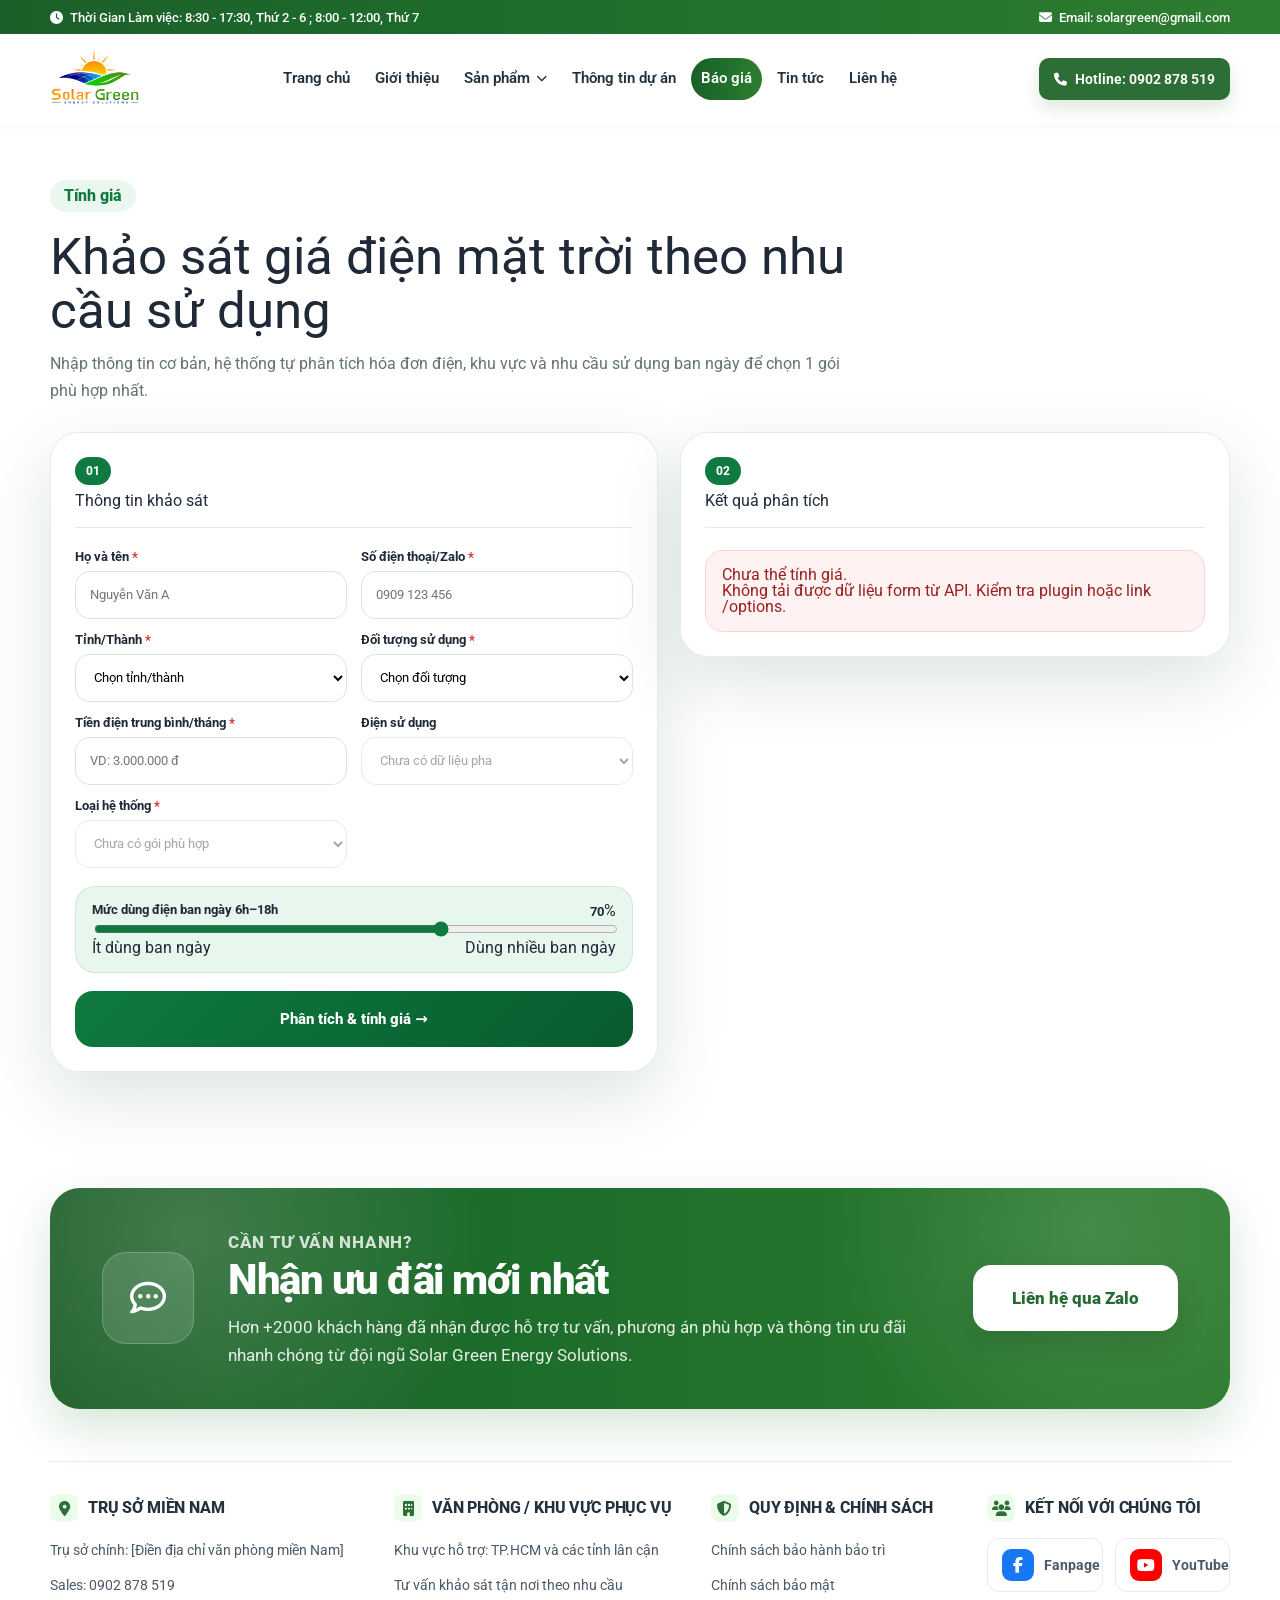
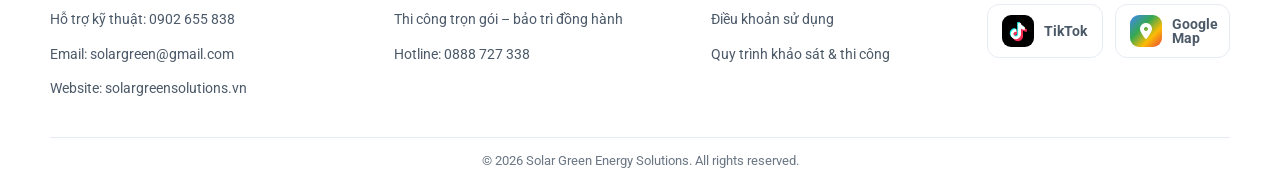
<file: bao-gia.html>
<!doctype html>
<html lang="en">
  <head>
    <meta charset="UTF-8" />
    <meta http-equiv="X-UA-Compatible" content="IE=edge" />
    <meta name="viewport" content="width=device-width, initial-scale=1.0" />

    <!-- Primary SEO -->
    <title>
      Solar Green Energy Solutions | Giải Pháp Điện Mặt Trời Trọn Gói
    </title>
    <meta
      name="description"
      content="Solar Green Energy Solutions cung cấp giải pháp điện mặt trời trọn gói cho gia đình, cơ sở kinh doanh và doanh nghiệp: tư vấn, khảo sát, thiết kế, thi công, bảo trì và đồng hành lâu dài."
    />
    <meta
      name="keywords"
      content="Solar Green Energy Solutions, điện mặt trời, điện mặt trời gia đình, điện mặt trời doanh nghiệp, điện mặt trời áp mái, lắp đặt solar, hệ thống điện mặt trời"
    />
    <meta name="robots" content="index, follow" />
    <meta name="author" content="Solar Green Energy Solutions" />
    <meta name="theme-color" content="#00DC00" />

    <!-- Canonical -->
    <link rel="canonical" href="https://solargreensolutions.vn/" />

    <!-- Favicon -->
    <link rel="icon" type="image/png" href="/assets/logosolar.png" />
    <link rel="apple-touch-icon" href="/assets/images/apple-touch-icon.png" />

    <!-- Fonts: Roboto -->
    <link rel="preconnect" href="https://fonts.googleapis.com" />
    <link rel="preconnect" href="https://fonts.gstatic.com" crossorigin />
    <link
      href="https://fonts.googleapis.com/css2?family=Roboto:wght@300;400;500;700;900&display=swap"
      rel="stylesheet"
    />

    <!-- Icons: Font Awesome -->
    <link
      rel="stylesheet"
      href="https://cdnjs.cloudflare.com/ajax/libs/font-awesome/6.5.2/css/all.min.css"
    />

    <!-- Open Graph / Facebook / Zalo -->
    <meta property="og:type" content="website" />
    <meta property="og:locale" content="vi_VN" />
    <meta property="og:site_name" content="Solar Green Energy Solutions" />
    <meta
      property="og:title"
      content="Solar Green Energy Solutions | Giải Pháp Điện Mặt Trời Trọn Gói"
    />
    <meta
      property="og:description"
      content="Tư vấn, khảo sát, thiết kế, thi công và bảo trì hệ thống điện mặt trời trọn gói cho gia đình, kinh doanh và doanh nghiệp."
    />
    <meta property="og:url" content="https://solargreensolutions.vn/" />
    <meta
      property="og:image"
      content="https://solargreensolutions.vn/assets/images/solar-green-og.jpg"
    />
    <meta property="og:image:alt" content="Solar Green Energy Solutions" />

    <!-- Twitter Card -->
    <meta name="twitter:card" content="summary_large_image" />
    <meta
      name="twitter:title"
      content="Solar Green Energy Solutions | Giải Pháp Điện Mặt Trời Trọn Gói"
    />
    <meta
      name="twitter:description"
      content="Giải pháp điện mặt trời trọn gói: tư vấn đúng nhu cầu, thi công an toàn, bảo trì đồng hành lâu dài."
    />
    <meta
      name="twitter:image"
      content="https://solargreensolutions.vn/assets/images/solar-green-og.jpg"
    />

    <!-- CSS -->
    <link rel="stylesheet" href="css/reset.css" />
    <link rel="stylesheet" href="css/header.css" />
    <link rel="stylesheet" href="css/footer.css" />
    <link rel="stylesheet" href="css/price.css" />
    <link rel="stylesheet" href="css/components.css" />
    <link rel="stylesheet" href="css/brandcpn.css" />

    <!-- Schema SEO / EEAT -->
    <script type="application/ld+json">
      {
        "@context": "https://schema.org",
        "@type": "LocalBusiness",
        "name": "Solar Green Energy Solutions",
        "url": "https://solargreensolutions.vn",
        "logo": "https://solargreensolutions.vn/assets/images/logo-solar-green.png",
        "image": "https://solargreensolutions.vn/assets/images/solar-green-og.jpg",
        "description": "Solar Green Energy Solutions cung cấp giải pháp điện mặt trời trọn gói cho gia đình, cơ sở kinh doanh và doanh nghiệp.",
        "telephone": "0902878519",
        "email": "solargreen@gmail.com",
        "areaServed": {
          "@type": "Country",
          "name": "Vietnam"
        },
        "priceRange": "$$",
        "sameAs": [
          "https://www.facebook.com/",
          "https://www.youtube.com/",
          "https://www.tiktok.com/"
        ]
      }
    </script>
  </head>
  <!-- FIXED SOCIAL CONTACT -->
  <div class="sg-fixed-contact" id="sgFixedContact">
    <a
      href="https://www.facebook.com/"
      class="sg-fixed-contact-item is-facebook"
      target="_blank"
      rel="noopener"
      aria-label="Fanpage Solar Green"
    >
      <i class="fa-brands fa-facebook-f"></i>
      <span>Fanpage</span>
    </a>

    <a
      href="https://zalo.me/0902878519"
      class="sg-fixed-contact-item is-zalo"
      target="_blank"
      rel="noopener"
      aria-label="Zalo Solar Green"
    >
      <strong>Zalo</strong>
      <span>Zalo</span>
    </a>

    <a
      href="https://www.tiktok.com/"
      class="sg-fixed-contact-item is-tiktok"
      target="_blank"
      rel="noopener"
      aria-label="TikTok Solar Green"
    >
      <i class="fa-brands fa-tiktok"></i>
      <span>TikTok</span>
    </a>

    <a
      href="https://maps.google.com/?q=10/29%20Ấp%2016%20Xã%20Đông%20Thạnh"
      class="sg-fixed-contact-item is-map"
      target="_blank"
      rel="noopener"
      aria-label="Bản đồ Solar Green"
    >
      <i class="fa-solid fa-location-dot"></i>
      <span>Map</span>
    </a>
  </div>
  <body>
    <header class="sg-header" id="sgHeader">
      <!-- Topbar -->
      <div class="sg-topbar">
        <div class="sg-container sg-topbar-wrap">
          <div class="sg-topbar-left">
            <span class="sg-topbar-item">
              <i class="fa-solid fa-clock"></i>
              Thời Gian Làm việc: 8:30 - 17:30, Thứ 2 - 6 ; 8:00 - 12:00, Thứ 7
            </span>
          </div>

          <div class="sg-topbar-right">
            <a href="mailto:solargreen@gmail.com" class="sg-topbar-item">
              <i class="fa-solid fa-envelope"></i>
              Email: solargreen@gmail.com
            </a>
          </div>
        </div>
      </div>

      <!-- Main header -->
      <div class="sg-header-main">
        <div class="sg-container sg-header-wrap">
          <a href="/" class="sg-logo" aria-label="Solar Green Energy Solutions">
            <img
              src="/assets/logosolar.png"
              alt="Solar Green Energy Solutions"
            />
          </a>

          <nav class="sg-nav" id="sgNav" aria-label="Main navigation">
            <a href="/">Trang chủ</a>
            <a href="gioi-thieu.html">Giới thiệu</a>

            <div class="sg-nav-dropdown sg-nav-product" id="sgProductNav">
              <a href="/san-pham.html" class="sg-nav-dropdown-btn">
                Sản phẩm
                <i class="fa-solid fa-chevron-down"></i>
              </a>

              <div class="sg-dropdown-menu" id="sgProductHeaderDropdown">
                <div class="sg-product-header-loading">
                  Đang tải danh mục...
                </div>
              </div>
            </div>

            <a href="/du-an.html">Thông tin dự án</a>
            <a href="/bao-gia.html" class="active">Báo giá</a>
            <a href="/tin-tuc.html">Tin tức</a>
            <a href="/lien-he.html">Liên hệ</a>
          </nav>

          <div class="sg-header-actions">
            <a href="tel:0902878519" class="sg-hotline-btn">
              <i class="fa-solid fa-phone"></i>
              Hotline: 0902 878 519
            </a>

            <button
              class="sg-menu-toggle"
              id="sgMenuToggle"
              type="button"
              aria-label="Mở menu"
              aria-expanded="false"
              aria-controls="sgNav"
            >
              <span></span>
              <span></span>
              <span></span>
            </button>
          </div>
        </div>
      </div>
    </header>
    <main class="sgs-page">
      <div class="sgs-bg sgs-bg-1"></div>
      <div class="sgs-bg sgs-bg-2"></div>

      <section class="sgs-hero">
        <div>
          <span class="sgs-kicker">Tính giá </span>
          <h1>Khảo sát giá điện mặt trời theo nhu cầu sử dụng</h1>
          <p>
            Nhập thông tin cơ bản, hệ thống tự phân tích hóa đơn điện, khu vực
            và nhu cầu sử dụng ban ngày để chọn 1 gói phù hợp nhất.
          </p>
        </div>
      </section>

      <section
        class="sgs-tool"
        aria-label="Công cụ tính giá combo điện mặt trời"
      >
        <form class="sgs-card sgs-form-card" id="solarComboForm">
          <div class="sgs-card-head">
            <div>
              <span class="sgs-step">01</span>
              <h2>Thông tin khảo sát</h2>
            </div>
          </div>

          <div class="sgs-form-grid">
            <label class="sgs-field">
              <span>Họ và tên <b>*</b></span>
              <input
                type="text"
                name="full_name"
                placeholder="Nguyễn Văn A"
                required
              />
            </label>

            <label class="sgs-field">
              <span>Số điện thoại/Zalo <b>*</b></span>
              <input
                type="tel"
                name="phone"
                placeholder="0909 123 456"
                inputmode="numeric"
                autocomplete="tel"
                maxlength="10"
                required
                pattern="0(3|5|7|8|9)[0-9]{8}"
              />
            </label>

            <label class="sgs-field">
              <span>Tỉnh/Thành <b>*</b></span>
              <select name="province" id="provinceSelect" required>
                <option value="">Đang tải...</option>
              </select>
            </label>

            <label class="sgs-field">
              <span>Đối tượng sử dụng <b>*</b></span>
              <select name="customer_type" id="customerTypeSelect" required>
                <option value="">Đang tải...</option>
              </select>
            </label>

            <label class="sgs-field">
              <span>Tiền điện trung bình/tháng <b>*</b></span>
              <input
                type="text"
                name="monthly_bill"
                id="monthlyBillInput"
                inputmode="numeric"
                autocomplete="off"
                placeholder="VD: 3.000.000 đ"
              />
            </label>

            <label class="sgs-field">
              <span>Điện sử dụng</span>
              <select name="phase" id="phaseSelect">
                <option value="">Đang tải...</option>
              </select>
            </label>

            <label class="sgs-field" id="tierField">
              <span>Phân khúc gói <b>*</b></span>
              <select name="tier" id="tierSelect" required>
                <option value="">Đang tải...</option>
              </select>
            </label>

            <label class="sgs-field">
              <span>Loại hệ thống <b>*</b></span>
              <select name="system_type" id="systemTypeSelect" required>
                <option value="">Đang tải...</option>
              </select>
            </label>

            <label class="sgs-field" id="batteryField">
              <span>Dung lượng pin lưu trữ mong muốn</span>
              <select name="battery_kwh" id="batterySelect">
                <option value="0">Để hệ thống tự chọn</option>
              </select>
            </label>
          </div>

          <div class="sgs-slider-wrap">
            <div class="sgs-slider-top">
              <span>Mức dùng điện ban ngày 6h–18h</span>
              <strong><span id="daytimeValue">70</span>%</strong>
            </div>
            <input
              type="range"
              name="daytime_ratio"
              id="daytimeRatio"
              min="10"
              max="100"
              step="5"
              value="70"
            />
            <div class="sgs-slider-hint">
              <span>Ít dùng ban ngày</span>
              <span>Dùng nhiều ban ngày</span>
            </div>
          </div>

          <button class="sgs-submit" type="submit" id="submitBtn">
            <span>Phân tích & tính giá </span>
            <i>→</i>
          </button>
        </form>

        <aside class="sgs-card sgs-result-card" aria-live="polite">
          <div class="sgs-card-head">
            <div>
              <span class="sgs-step">02</span>
              <h2>Kết quả phân tích</h2>
            </div>
          </div>

          <div id="resultBox" class="sgs-result-empty">
            <div class="sgs-empty-icon">☀</div>
            <h3>Chưa có kết quả</h3>
            <p>Điền thông tin bên trái rồi bấm “Phân tích & tính giá”</p>
          </div>
        </aside>
      </section>
    </main>
    <footer class="sg-footer">
      <!-- CTA Footer -->
      <section class="sg-footer-cta">
        <div class="sg-container">
          <div class="sg-cta-box">
            <div class="sg-cta-icon">
              <i class="fa-regular fa-comment-dots"></i>
            </div>

            <div class="sg-cta-content">
              <p class="sg-cta-label">CẦN TƯ VẤN NHANH?</p>
              <h2>Nhận ưu đãi mới nhất</h2>
              <p>
                Hơn +2000 khách hàng đã nhận được hỗ trợ tư vấn, phương án phù
                hợp và thông tin ưu đãi nhanh chóng từ đội ngũ Solar Green
                Energy Solutions.
              </p>
            </div>

            <div class="sg-cta-action">
              <a
                href="https://zalo.me/0902878519"
                target="_blank"
                rel="noopener"
                class="sg-zalo-btn"
              >
                Liên hệ qua Zalo
              </a>
            </div>
          </div>
        </div>
      </section>

      <!-- Main footer -->
      <div class="sg-footer-main">
        <div class="sg-container">
          <div class="sg-footer-grid">
            <!-- Column 1 -->
            <div class="sg-footer-col">
              <h3><i class="fa-solid fa-location-dot"></i> TRỤ SỞ MIỀN NAM</h3>
              <ul>
                <li>Trụ sở chính: [Điền địa chỉ văn phòng miền Nam]</li>
                <li>Sales: 0902 878 519</li>
                <li>Hỗ trợ kỹ thuật: 0902 655 838</li>
                <li>Email: solargreen@gmail.com</li>
                <li>Website: solargreensolutions.vn</li>
              </ul>
            </div>

            <!-- Column 2 -->
            <div class="sg-footer-col">
              <h3>
                <i class="fa-solid fa-building"></i> VĂN PHÒNG / KHU VỰC PHỤC VỤ
              </h3>
              <ul>
                <li>Khu vực hỗ trợ: TP.HCM và các tỉnh lân cận</li>
                <li>Tư vấn khảo sát tận nơi theo nhu cầu</li>
                <li>Thi công trọn gói – bảo trì đồng hành</li>
                <li>Hotline: 0888 727 338</li>
              </ul>
            </div>

            <!-- Column 3 -->
            <div class="sg-footer-col">
              <h3>
                <i class="fa-solid fa-shield-halved"></i> QUY ĐỊNH & CHÍNH SÁCH
              </h3>
              <ul>
                <li>
                  <a href="/chinh-sach-bao-hanh.html"
                    >Chính sách bảo hành bảo trì</a
                  >
                </li>
                <li>
                  <a href="/chinh-sach-bao-mat.html">Chính sách bảo mật</a>
                </li>
                <li>
                  <a href="/dieu-khoan-su-dung.html">Điều khoản sử dụng</a>
                </li>
                <li>
                  <a href="/chinh-sach-khao-sat.html"
                    >Quy trình khảo sát & thi công</a
                  >
                </li>
              </ul>
            </div>

            <!-- Column 4 -->
            <div class="sg-footer-col">
              <h3><i class="fa-solid fa-users"></i> KẾT NỐI VỚI CHÚNG TÔI</h3>

              <div class="sg-social-grid">
                <a href="#" class="sg-social-box sg-social-facebook">
                  <i class="fa-brands fa-facebook-f"></i>
                  <span>Fanpage</span>
                </a>

                <a href="#" class="sg-social-box sg-social-youtube">
                  <i class="fa-brands fa-youtube"></i>
                  <span>YouTube</span>
                </a>

                <a href="#" class="sg-social-box sg-social-tiktok">
                  <i class="fa-brands fa-tiktok"></i>
                  <span>TikTok</span>
                </a>

                <a href="#" class="sg-social-box sg-social-map">
                  <i class="fa-solid fa-location-dot"></i>
                  <span>Google Map</span>
                </a>
              </div>
            </div>
          </div>

          <div class="sg-footer-bottom">
            <p>© 2026 Solar Green Energy Solutions. All rights reserved.</p>
          </div>
        </div>
      </div>
    </footer>
    <script src="/js/header.js"></script>
    <script src="/js/price.js"></script>
  </body>
</html>
</file>
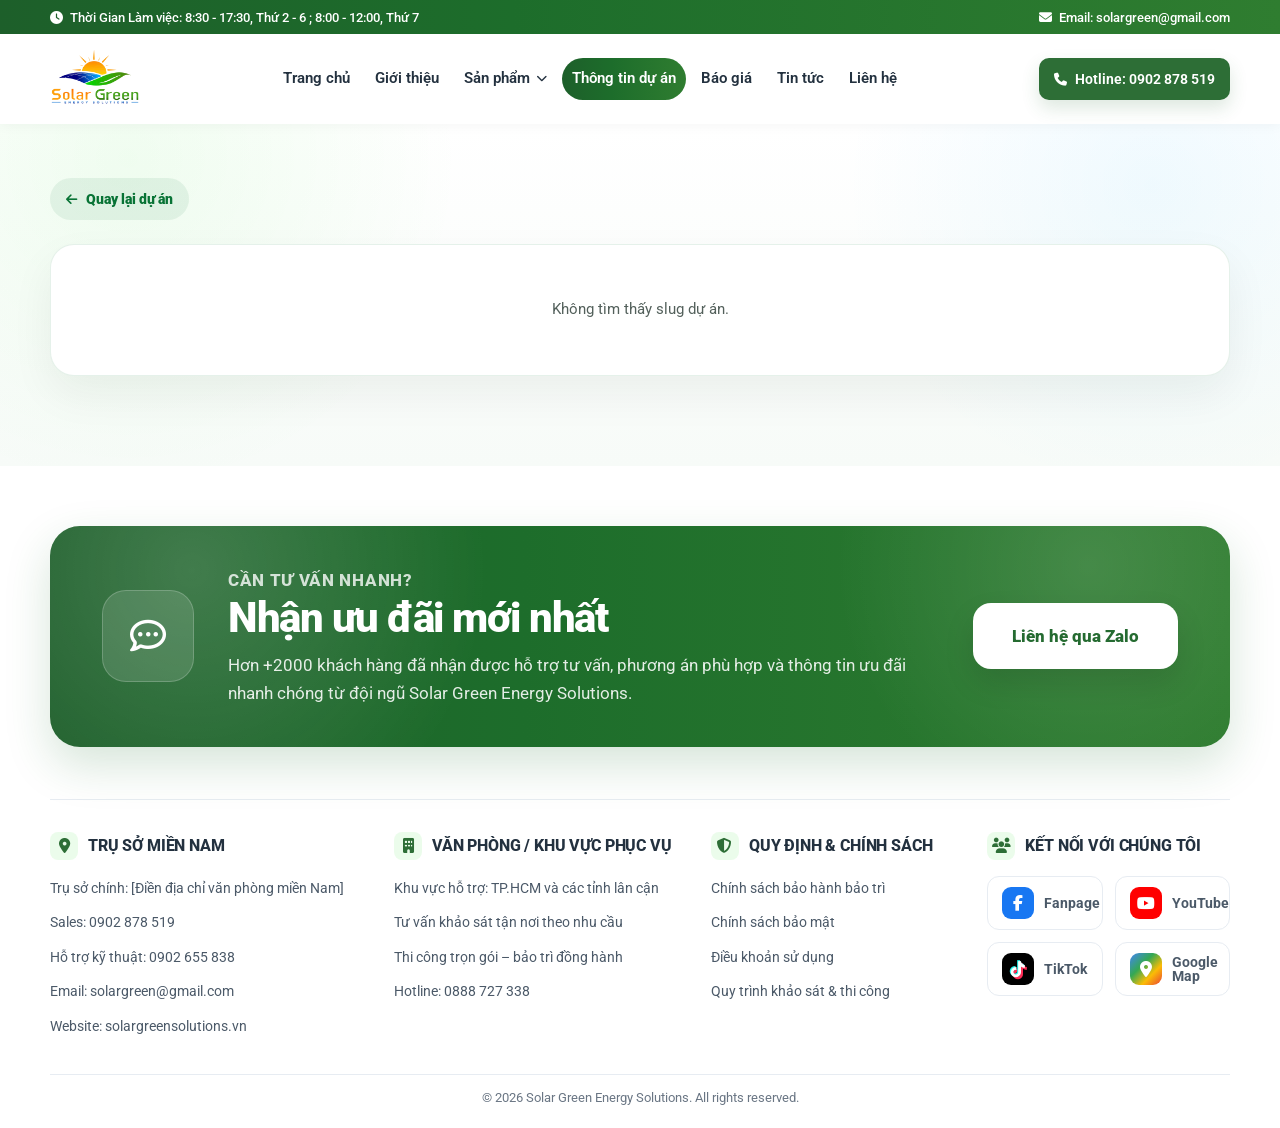
<file: du-an-chi-tiet.html>
<!doctype html>
<html lang="en">
  <head>
    <meta charset="UTF-8" />
    <meta http-equiv="X-UA-Compatible" content="IE=edge" />
    <meta name="viewport" content="width=device-width, initial-scale=1.0" />

    <!-- Primary SEO -->
    <title>
      Solar Green Energy Solutions | Giải Pháp Điện Mặt Trời Trọn Gói
    </title>
    <meta
      name="description"
      content="Solar Green Energy Solutions cung cấp giải pháp điện mặt trời trọn gói cho gia đình, cơ sở kinh doanh và doanh nghiệp: tư vấn, khảo sát, thiết kế, thi công, bảo trì và đồng hành lâu dài."
    />
    <meta
      name="keywords"
      content="Solar Green Energy Solutions, điện mặt trời, điện mặt trời gia đình, điện mặt trời doanh nghiệp, điện mặt trời áp mái, lắp đặt solar, hệ thống điện mặt trời"
    />
    <meta name="robots" content="index, follow" />
    <meta name="author" content="Solar Green Energy Solutions" />
    <meta name="theme-color" content="#00DC00" />

    <!-- Canonical -->
    <link rel="canonical" href="https://solargreensolutions.vn/" />

    <!-- Favicon -->
    <link rel="icon" type="image/png" href="/assets/logosolar.png" />
    <link rel="apple-touch-icon" href="/assets/images/apple-touch-icon.png" />

    <!-- Fonts: Roboto -->
    <link rel="preconnect" href="https://fonts.googleapis.com" />
    <link rel="preconnect" href="https://fonts.gstatic.com" crossorigin />
    <link
      href="https://fonts.googleapis.com/css2?family=Roboto:wght@300;400;500;700;900&display=swap"
      rel="stylesheet"
    />

    <!-- Icons: Font Awesome -->
    <link
      rel="stylesheet"
      href="https://cdnjs.cloudflare.com/ajax/libs/font-awesome/6.5.2/css/all.min.css"
    />

    <!-- Open Graph / Facebook / Zalo -->
    <meta property="og:type" content="website" />
    <meta property="og:locale" content="vi_VN" />
    <meta property="og:site_name" content="Solar Green Energy Solutions" />
    <meta
      property="og:title"
      content="Solar Green Energy Solutions | Giải Pháp Điện Mặt Trời Trọn Gói"
    />
    <meta
      property="og:description"
      content="Tư vấn, khảo sát, thiết kế, thi công và bảo trì hệ thống điện mặt trời trọn gói cho gia đình, kinh doanh và doanh nghiệp."
    />
    <meta property="og:url" content="https://solargreensolutions.vn/" />
    <meta
      property="og:image"
      content="https://solargreensolutions.vn/assets/images/solar-green-og.jpg"
    />
    <meta property="og:image:alt" content="Solar Green Energy Solutions" />

    <!-- Twitter Card -->
    <meta name="twitter:card" content="summary_large_image" />
    <meta
      name="twitter:title"
      content="Solar Green Energy Solutions | Giải Pháp Điện Mặt Trời Trọn Gói"
    />
    <meta
      name="twitter:description"
      content="Giải pháp điện mặt trời trọn gói: tư vấn đúng nhu cầu, thi công an toàn, bảo trì đồng hành lâu dài."
    />
    <meta
      name="twitter:image"
      content="https://solargreensolutions.vn/assets/images/solar-green-og.jpg"
    />

    <!-- CSS -->
    <link rel="stylesheet" href="css/reset.css" />
    <link rel="stylesheet" href="css/header.css" />
    <link rel="stylesheet" href="css/footer.css" />
    <link rel="stylesheet" href="css/projectdet.css" />
    <link rel="stylesheet" href="css/components.css" />
    <link rel="stylesheet" href="css/brandcpn.css" />

    <!-- Schema SEO / EEAT -->
    <script type="application/ld+json">
      {
        "@context": "https://schema.org",
        "@type": "LocalBusiness",
        "name": "Solar Green Energy Solutions",
        "url": "https://solargreensolutions.vn",
        "logo": "https://solargreensolutions.vn/assets/images/logo-solar-green.png",
        "image": "https://solargreensolutions.vn/assets/images/solar-green-og.jpg",
        "description": "Solar Green Energy Solutions cung cấp giải pháp điện mặt trời trọn gói cho gia đình, cơ sở kinh doanh và doanh nghiệp.",
        "telephone": "0902878519",
        "email": "solargreen@gmail.com",
        "areaServed": {
          "@type": "Country",
          "name": "Vietnam"
        },
        "priceRange": "$$",
        "sameAs": [
          "https://www.facebook.com/",
          "https://www.youtube.com/",
          "https://www.tiktok.com/"
        ]
      }
    </script>
  </head>
  <!-- FIXED SOCIAL CONTACT -->
  <div class="sg-fixed-contact" id="sgFixedContact">
    <a
      href="https://www.facebook.com/"
      class="sg-fixed-contact-item is-facebook"
      target="_blank"
      rel="noopener"
      aria-label="Fanpage Solar Green"
    >
      <i class="fa-brands fa-facebook-f"></i>
      <span>Fanpage</span>
    </a>

    <a
      href="https://zalo.me/0902878519"
      class="sg-fixed-contact-item is-zalo"
      target="_blank"
      rel="noopener"
      aria-label="Zalo Solar Green"
    >
      <strong>Zalo</strong>
      <span>Zalo</span>
    </a>

    <a
      href="https://www.tiktok.com/"
      class="sg-fixed-contact-item is-tiktok"
      target="_blank"
      rel="noopener"
      aria-label="TikTok Solar Green"
    >
      <i class="fa-brands fa-tiktok"></i>
      <span>TikTok</span>
    </a>

    <a
      href="https://maps.google.com/?q=10/29%20Ấp%2016%20Xã%20Đông%20Thạnh"
      class="sg-fixed-contact-item is-map"
      target="_blank"
      rel="noopener"
      aria-label="Bản đồ Solar Green"
    >
      <i class="fa-solid fa-location-dot"></i>
      <span>Map</span>
    </a>
  </div>
  <body>
    <header class="sg-header" id="sgHeader">
      <!-- Topbar -->
      <div class="sg-topbar">
        <div class="sg-container sg-topbar-wrap">
          <div class="sg-topbar-left">
            <span class="sg-topbar-item">
              <i class="fa-solid fa-clock"></i>
              Thời Gian Làm việc: 8:30 - 17:30, Thứ 2 - 6 ; 8:00 - 12:00, Thứ 7
            </span>
          </div>

          <div class="sg-topbar-right">
            <a href="mailto:solargreen@gmail.com" class="sg-topbar-item">
              <i class="fa-solid fa-envelope"></i>
              Email: solargreen@gmail.com
            </a>
          </div>
        </div>
      </div>

      <!-- Main header -->
      <div class="sg-header-main">
        <div class="sg-container sg-header-wrap">
          <a href="/" class="sg-logo" aria-label="Solar Green Energy Solutions">
            <img
              src="/assets/logosolar.png"
              alt="Solar Green Energy Solutions"
            />
          </a>

          <nav class="sg-nav" id="sgNav" aria-label="Main navigation">
            <a href="/">Trang chủ</a>
            <a href="gioi-thieu.html">Giới thiệu</a>

            <div class="sg-nav-dropdown sg-nav-product" id="sgProductNav">
              <a href="/san-pham.html" class="sg-nav-dropdown-btn">
                Sản phẩm
                <i class="fa-solid fa-chevron-down"></i>
              </a>

              <div class="sg-dropdown-menu" id="sgProductHeaderDropdown">
                <div class="sg-product-header-loading">
                  Đang tải danh mục...
                </div>
              </div>
            </div>

            <a href="/du-an.html" class="active">Thông tin dự án</a>
            <a href="/bao-gia.html">Báo giá</a>
            <a href="/tin-tuc.html">Tin tức</a>
            <a href="/lien-he.html">Liên hệ</a>
          </nav>

          <div class="sg-header-actions">
            <a href="tel:0902878519" class="sg-hotline-btn">
              <i class="fa-solid fa-phone"></i>
              Hotline: 0902 878 519
            </a>

            <button
              class="sg-menu-toggle"
              id="sgMenuToggle"
              type="button"
              aria-label="Mở menu"
              aria-expanded="false"
              aria-controls="sgNav"
            >
              <span></span>
              <span></span>
              <span></span>
            </button>
          </div>
        </div>
      </div>
    </header>
    <main class="sg-project-detail-page">
      <section class="sg-project-detail-hero">
        <div class="sg-container">
          <a href="/du-an.html" class="sg-project-detail-back">
            <i class="fa-solid fa-arrow-left"></i>
            Quay lại dự án
          </a>

          <div id="sgProjectDetailRender">
            <div class="sg-project-detail-skeleton">
              Đang tải chi tiết dự án...
            </div>
          </div>
        </div>
      </section>
    </main>
    <footer class="sg-footer">
      <!-- CTA Footer -->
      <section class="sg-footer-cta">
        <div class="sg-container">
          <div class="sg-cta-box">
            <div class="sg-cta-icon">
              <i class="fa-regular fa-comment-dots"></i>
            </div>

            <div class="sg-cta-content">
              <p class="sg-cta-label">CẦN TƯ VẤN NHANH?</p>
              <h2>Nhận ưu đãi mới nhất</h2>
              <p>
                Hơn +2000 khách hàng đã nhận được hỗ trợ tư vấn, phương án phù
                hợp và thông tin ưu đãi nhanh chóng từ đội ngũ Solar Green
                Energy Solutions.
              </p>
            </div>

            <div class="sg-cta-action">
              <a
                href="https://zalo.me/0902878519"
                target="_blank"
                rel="noopener"
                class="sg-zalo-btn"
              >
                Liên hệ qua Zalo
              </a>
            </div>
          </div>
        </div>
      </section>

      <!-- Main footer -->
      <div class="sg-footer-main">
        <div class="sg-container">
          <div class="sg-footer-grid">
            <!-- Column 1 -->
            <div class="sg-footer-col">
              <h3><i class="fa-solid fa-location-dot"></i> TRỤ SỞ MIỀN NAM</h3>
              <ul>
                <li>Trụ sở chính: [Điền địa chỉ văn phòng miền Nam]</li>
                <li>Sales: 0902 878 519</li>
                <li>Hỗ trợ kỹ thuật: 0902 655 838</li>
                <li>Email: solargreen@gmail.com</li>
                <li>Website: solargreensolutions.vn</li>
              </ul>
            </div>

            <!-- Column 2 -->
            <div class="sg-footer-col">
              <h3>
                <i class="fa-solid fa-building"></i> VĂN PHÒNG / KHU VỰC PHỤC VỤ
              </h3>
              <ul>
                <li>Khu vực hỗ trợ: TP.HCM và các tỉnh lân cận</li>
                <li>Tư vấn khảo sát tận nơi theo nhu cầu</li>
                <li>Thi công trọn gói – bảo trì đồng hành</li>
                <li>Hotline: 0888 727 338</li>
              </ul>
            </div>

            <!-- Column 3 -->
            <div class="sg-footer-col">
              <h3>
                <i class="fa-solid fa-shield-halved"></i> QUY ĐỊNH & CHÍNH SÁCH
              </h3>
              <ul>
                <li>
                  <a href="/chinh-sach-bao-hanh.html"
                    >Chính sách bảo hành bảo trì</a
                  >
                </li>
                <li>
                  <a href="/chinh-sach-bao-mat.html">Chính sách bảo mật</a>
                </li>
                <li>
                  <a href="/dieu-khoan-su-dung.html">Điều khoản sử dụng</a>
                </li>
                <li>
                  <a href="/chinh-sach-khao-sat.html"
                    >Quy trình khảo sát & thi công</a
                  >
                </li>
              </ul>
            </div>

            <!-- Column 4 -->
            <div class="sg-footer-col">
              <h3><i class="fa-solid fa-users"></i> KẾT NỐI VỚI CHÚNG TÔI</h3>

              <div class="sg-social-grid">
                <a href="#" class="sg-social-box sg-social-facebook">
                  <i class="fa-brands fa-facebook-f"></i>
                  <span>Fanpage</span>
                </a>

                <a href="#" class="sg-social-box sg-social-youtube">
                  <i class="fa-brands fa-youtube"></i>
                  <span>YouTube</span>
                </a>

                <a href="#" class="sg-social-box sg-social-tiktok">
                  <i class="fa-brands fa-tiktok"></i>
                  <span>TikTok</span>
                </a>

                <a href="#" class="sg-social-box sg-social-map">
                  <i class="fa-solid fa-location-dot"></i>
                  <span>Google Map</span>
                </a>
              </div>
            </div>
          </div>

          <div class="sg-footer-bottom">
            <p>© 2026 Solar Green Energy Solutions. All rights reserved.</p>
          </div>
        </div>
      </div>
    </footer>
    <script src="/js/header.js"></script>
    <script src="/js/projectdet.js"></script>
  </body>
</html>
</file>
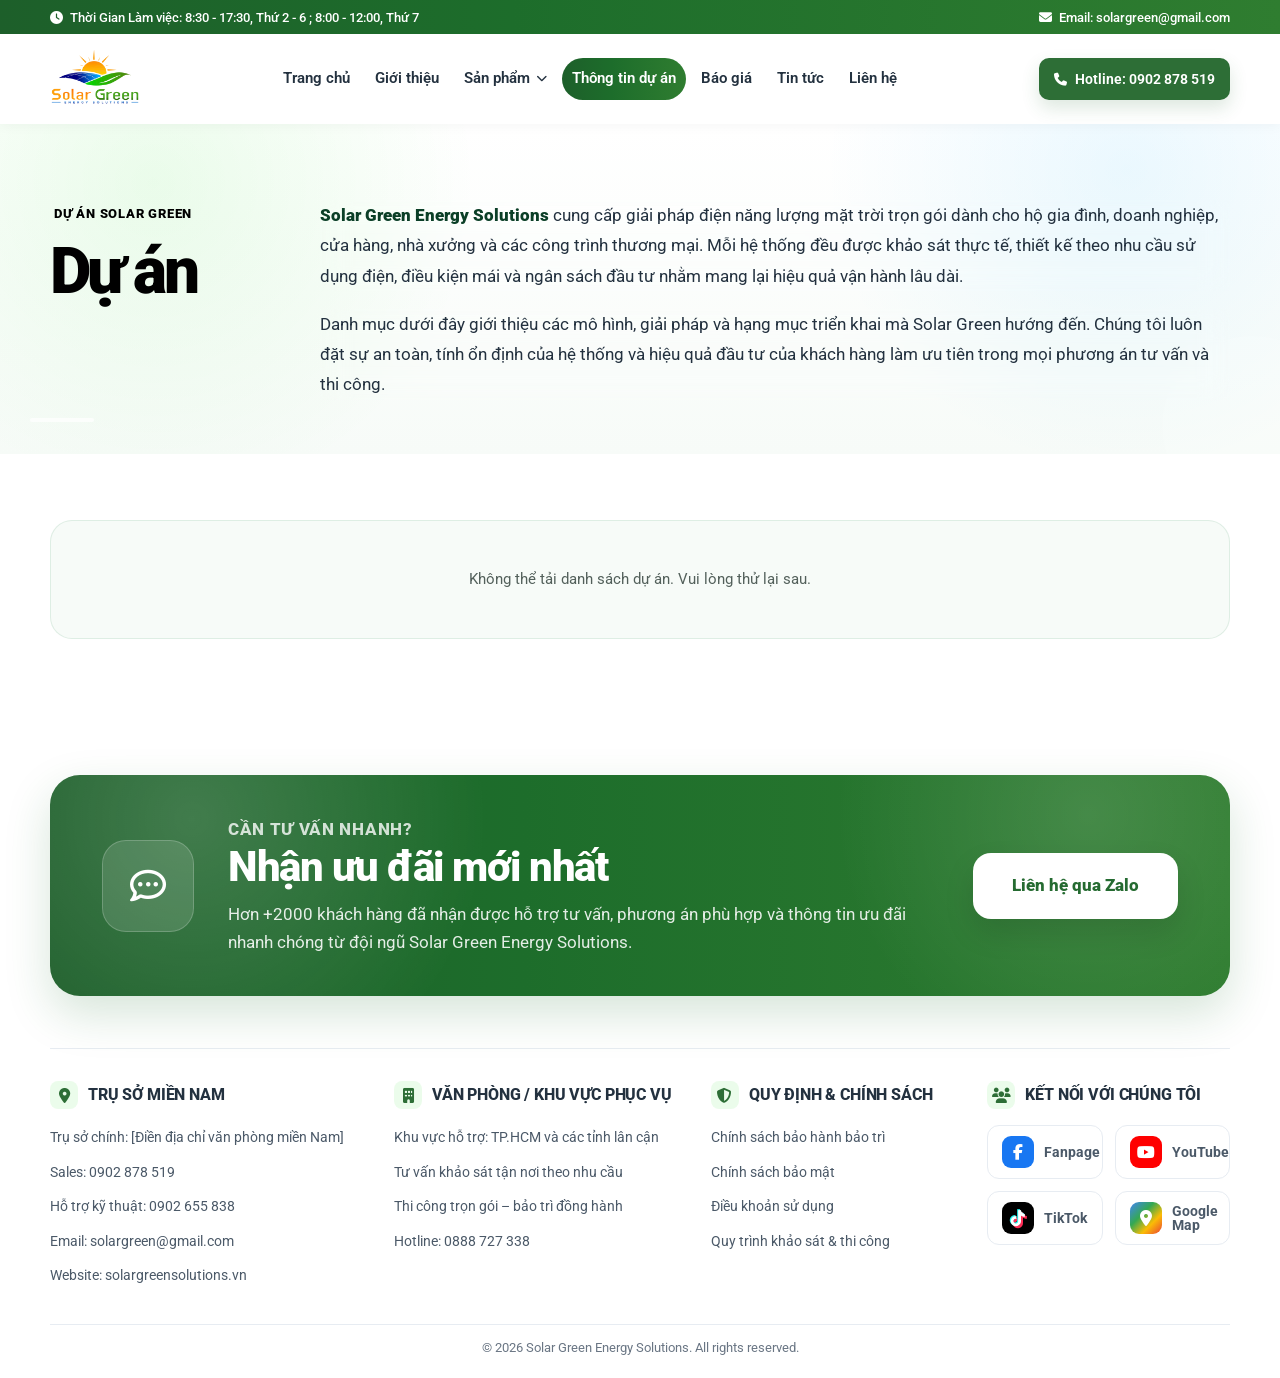
<file: du-an.html>
<!doctype html>
<html lang="en">
  <head>
    <meta charset="UTF-8" />
    <meta http-equiv="X-UA-Compatible" content="IE=edge" />
    <meta name="viewport" content="width=device-width, initial-scale=1.0" />

    <!-- Primary SEO -->
    <title>
      Solar Green Energy Solutions | Giải Pháp Điện Mặt Trời Trọn Gói
    </title>
    <meta
      name="description"
      content="Solar Green Energy Solutions cung cấp giải pháp điện mặt trời trọn gói cho gia đình, cơ sở kinh doanh và doanh nghiệp: tư vấn, khảo sát, thiết kế, thi công, bảo trì và đồng hành lâu dài."
    />
    <meta
      name="keywords"
      content="Solar Green Energy Solutions, điện mặt trời, điện mặt trời gia đình, điện mặt trời doanh nghiệp, điện mặt trời áp mái, lắp đặt solar, hệ thống điện mặt trời"
    />
    <meta name="robots" content="index, follow" />
    <meta name="author" content="Solar Green Energy Solutions" />
    <meta name="theme-color" content="#00DC00" />

    <!-- Canonical -->
    <link rel="canonical" href="https://solargreensolutions.vn/" />

    <!-- Favicon -->
    <link rel="icon" type="image/png" href="/assets/logosolar.png" />
    <link rel="apple-touch-icon" href="/assets/images/apple-touch-icon.png" />

    <!-- Fonts: Roboto -->
    <link rel="preconnect" href="https://fonts.googleapis.com" />
    <link rel="preconnect" href="https://fonts.gstatic.com" crossorigin />
    <link
      href="https://fonts.googleapis.com/css2?family=Roboto:wght@300;400;500;700;900&display=swap"
      rel="stylesheet"
    />

    <!-- Icons: Font Awesome -->
    <link
      rel="stylesheet"
      href="https://cdnjs.cloudflare.com/ajax/libs/font-awesome/6.5.2/css/all.min.css"
    />

    <!-- Open Graph / Facebook / Zalo -->
    <meta property="og:type" content="website" />
    <meta property="og:locale" content="vi_VN" />
    <meta property="og:site_name" content="Solar Green Energy Solutions" />
    <meta
      property="og:title"
      content="Solar Green Energy Solutions | Giải Pháp Điện Mặt Trời Trọn Gói"
    />
    <meta
      property="og:description"
      content="Tư vấn, khảo sát, thiết kế, thi công và bảo trì hệ thống điện mặt trời trọn gói cho gia đình, kinh doanh và doanh nghiệp."
    />
    <meta property="og:url" content="https://solargreensolutions.vn/" />
    <meta
      property="og:image"
      content="https://solargreensolutions.vn/assets/images/solar-green-og.jpg"
    />
    <meta property="og:image:alt" content="Solar Green Energy Solutions" />

    <!-- Twitter Card -->
    <meta name="twitter:card" content="summary_large_image" />
    <meta
      name="twitter:title"
      content="Solar Green Energy Solutions | Giải Pháp Điện Mặt Trời Trọn Gói"
    />
    <meta
      name="twitter:description"
      content="Giải pháp điện mặt trời trọn gói: tư vấn đúng nhu cầu, thi công an toàn, bảo trì đồng hành lâu dài."
    />
    <meta
      name="twitter:image"
      content="https://solargreensolutions.vn/assets/images/solar-green-og.jpg"
    />

    <!-- CSS -->
    <link rel="stylesheet" href="css/reset.css" />
    <link rel="stylesheet" href="css/header.css" />
    <link rel="stylesheet" href="css/footer.css" />
    <link rel="stylesheet" href="css/project.css" />
    <link rel="stylesheet" href="css/components.css" />
    <link rel="stylesheet" href="css/brandcpn.css" />

    <!-- Schema SEO / EEAT -->
    <script type="application/ld+json">
      {
        "@context": "https://schema.org",
        "@type": "LocalBusiness",
        "name": "Solar Green Energy Solutions",
        "url": "https://solargreensolutions.vn",
        "logo": "https://solargreensolutions.vn/assets/images/logo-solar-green.png",
        "image": "https://solargreensolutions.vn/assets/images/solar-green-og.jpg",
        "description": "Solar Green Energy Solutions cung cấp giải pháp điện mặt trời trọn gói cho gia đình, cơ sở kinh doanh và doanh nghiệp.",
        "telephone": "0902878519",
        "email": "solargreen@gmail.com",
        "areaServed": {
          "@type": "Country",
          "name": "Vietnam"
        },
        "priceRange": "$$",
        "sameAs": [
          "https://www.facebook.com/",
          "https://www.youtube.com/",
          "https://www.tiktok.com/"
        ]
      }
    </script>
  </head>
  <!-- FIXED SOCIAL CONTACT -->
  <div class="sg-fixed-contact" id="sgFixedContact">
    <a
      href="https://www.facebook.com/"
      class="sg-fixed-contact-item is-facebook"
      target="_blank"
      rel="noopener"
      aria-label="Fanpage Solar Green"
    >
      <i class="fa-brands fa-facebook-f"></i>
      <span>Fanpage</span>
    </a>

    <a
      href="https://zalo.me/0902878519"
      class="sg-fixed-contact-item is-zalo"
      target="_blank"
      rel="noopener"
      aria-label="Zalo Solar Green"
    >
      <strong>Zalo</strong>
      <span>Zalo</span>
    </a>

    <a
      href="https://www.tiktok.com/"
      class="sg-fixed-contact-item is-tiktok"
      target="_blank"
      rel="noopener"
      aria-label="TikTok Solar Green"
    >
      <i class="fa-brands fa-tiktok"></i>
      <span>TikTok</span>
    </a>

    <a
      href="https://maps.google.com/?q=10/29%20Ấp%2016%20Xã%20Đông%20Thạnh"
      class="sg-fixed-contact-item is-map"
      target="_blank"
      rel="noopener"
      aria-label="Bản đồ Solar Green"
    >
      <i class="fa-solid fa-location-dot"></i>
      <span>Map</span>
    </a>
  </div>
  <body>
    <header class="sg-header" id="sgHeader">
      <!-- Topbar -->
      <div class="sg-topbar">
        <div class="sg-container sg-topbar-wrap">
          <div class="sg-topbar-left">
            <span class="sg-topbar-item">
              <i class="fa-solid fa-clock"></i>
              Thời Gian Làm việc: 8:30 - 17:30, Thứ 2 - 6 ; 8:00 - 12:00, Thứ 7
            </span>
          </div>

          <div class="sg-topbar-right">
            <a href="mailto:solargreen@gmail.com" class="sg-topbar-item">
              <i class="fa-solid fa-envelope"></i>
              Email: solargreen@gmail.com
            </a>
          </div>
        </div>
      </div>

      <!-- Main header -->
      <div class="sg-header-main">
        <div class="sg-container sg-header-wrap">
          <a href="/" class="sg-logo" aria-label="Solar Green Energy Solutions">
            <img
              src="/assets/logosolar.png"
              alt="Solar Green Energy Solutions"
            />
          </a>

          <nav class="sg-nav" id="sgNav" aria-label="Main navigation">
            <a href="/">Trang chủ</a>
            <a href="gioi-thieu.html">Giới thiệu</a>

            <div class="sg-nav-dropdown sg-nav-product" id="sgProductNav">
              <a href="/san-pham.html" class="sg-nav-dropdown-btn">
                Sản phẩm
                <i class="fa-solid fa-chevron-down"></i>
              </a>

              <div class="sg-dropdown-menu" id="sgProductHeaderDropdown">
                <div class="sg-product-header-loading">
                  Đang tải danh mục...
                </div>
              </div>
            </div>

            <a href="/du-an.html" class="active">Thông tin dự án</a>
            <a href="/bao-gia.html">Báo giá</a>
            <a href="/tin-tuc.html">Tin tức</a>
            <a href="/lien-he.html">Liên hệ</a>
          </nav>

          <div class="sg-header-actions">
            <a href="tel:0902878519" class="sg-hotline-btn">
              <i class="fa-solid fa-phone"></i>
              Hotline: 0902 878 519
            </a>

            <button
              class="sg-menu-toggle"
              id="sgMenuToggle"
              type="button"
              aria-label="Mở menu"
              aria-expanded="false"
              aria-controls="sgNav"
            >
              <span></span>
              <span></span>
              <span></span>
            </button>
          </div>
        </div>
      </div>
    </header>
    <main id="main-content" class="sg-project-app-page">
      <!-- PROJECT HERO / INTRO -->
      <section class="sg-project-app-intro">
        <div class="sg-container">
          <div class="sg-project-app-intro-wrap">
            <div class="sg-project-app-title">
              <span>Dự án Solar Green</span>
              <h1>Dự án</h1>
            </div>

            <div class="sg-project-app-content">
              <p>
                <strong>Solar Green Energy Solutions </strong>
                cung cấp giải pháp điện năng lượng mặt trời trọn gói dành cho hộ
                gia đình, doanh nghiệp, cửa hàng, nhà xưởng và các công trình
                thương mại. Mỗi hệ thống đều được khảo sát thực tế, thiết kế
                theo nhu cầu sử dụng điện, điều kiện mái và ngân sách đầu tư
                nhằm mang lại hiệu quả vận hành lâu dài.
              </p>

              <p>
                Danh mục dưới đây giới thiệu các mô hình, giải pháp và hạng mục
                triển khai mà Solar Green hướng đến. Chúng tôi luôn đặt sự an
                toàn, tính ổn định của hệ thống và hiệu quả đầu tư của khách
                hàng làm ưu tiên trong mọi phương án tư vấn và thi công.
              </p>
            </div>
          </div>
        </div>
      </section>

      <!-- PROJECT LIST -->
      <section class="sg-project-app-list-section">
        <div class="sg-container">
          <div class="sg-project-app-grid" id="sgProjectGrid">
            <!-- JS render skeleton + project cards -->
          </div>

          <div class="sg-project-load-more-wrap">
            <button
              class="sg-project-load-more"
              id="sgProjectLoadMore"
              type="button"
            >
              Xem thêm dự án
              <i class="fa-solid fa-arrow-down"></i>
            </button>
          </div>
        </div>
      </section>
    </main>
    <footer class="sg-footer">
      <!-- CTA Footer -->
      <section class="sg-footer-cta">
        <div class="sg-container">
          <div class="sg-cta-box">
            <div class="sg-cta-icon">
              <i class="fa-regular fa-comment-dots"></i>
            </div>

            <div class="sg-cta-content">
              <p class="sg-cta-label">CẦN TƯ VẤN NHANH?</p>
              <h2>Nhận ưu đãi mới nhất</h2>
              <p>
                Hơn +2000 khách hàng đã nhận được hỗ trợ tư vấn, phương án phù
                hợp và thông tin ưu đãi nhanh chóng từ đội ngũ Solar Green
                Energy Solutions.
              </p>
            </div>

            <div class="sg-cta-action">
              <a
                href="https://zalo.me/0902878519"
                target="_blank"
                rel="noopener"
                class="sg-zalo-btn"
              >
                Liên hệ qua Zalo
              </a>
            </div>
          </div>
        </div>
      </section>

      <!-- Main footer -->
      <div class="sg-footer-main">
        <div class="sg-container">
          <div class="sg-footer-grid">
            <!-- Column 1 -->
            <div class="sg-footer-col">
              <h3><i class="fa-solid fa-location-dot"></i> TRỤ SỞ MIỀN NAM</h3>
              <ul>
                <li>Trụ sở chính: [Điền địa chỉ văn phòng miền Nam]</li>
                <li>Sales: 0902 878 519</li>
                <li>Hỗ trợ kỹ thuật: 0902 655 838</li>
                <li>Email: solargreen@gmail.com</li>
                <li>Website: solargreensolutions.vn</li>
              </ul>
            </div>

            <!-- Column 2 -->
            <div class="sg-footer-col">
              <h3>
                <i class="fa-solid fa-building"></i> VĂN PHÒNG / KHU VỰC PHỤC VỤ
              </h3>
              <ul>
                <li>Khu vực hỗ trợ: TP.HCM và các tỉnh lân cận</li>
                <li>Tư vấn khảo sát tận nơi theo nhu cầu</li>
                <li>Thi công trọn gói – bảo trì đồng hành</li>
                <li>Hotline: 0888 727 338</li>
              </ul>
            </div>

            <!-- Column 3 -->
            <div class="sg-footer-col">
              <h3>
                <i class="fa-solid fa-shield-halved"></i> QUY ĐỊNH & CHÍNH SÁCH
              </h3>
              <ul>
                <li>
                  <a href="/chinh-sach-bao-hanh.html"
                    >Chính sách bảo hành bảo trì</a
                  >
                </li>
                <li>
                  <a href="/chinh-sach-bao-mat.html">Chính sách bảo mật</a>
                </li>
                <li>
                  <a href="/dieu-khoan-su-dung.html">Điều khoản sử dụng</a>
                </li>
                <li>
                  <a href="/chinh-sach-khao-sat.html"
                    >Quy trình khảo sát & thi công</a
                  >
                </li>
              </ul>
            </div>

            <!-- Column 4 -->
            <div class="sg-footer-col">
              <h3><i class="fa-solid fa-users"></i> KẾT NỐI VỚI CHÚNG TÔI</h3>

              <div class="sg-social-grid">
                <a href="#" class="sg-social-box sg-social-facebook">
                  <i class="fa-brands fa-facebook-f"></i>
                  <span>Fanpage</span>
                </a>

                <a href="#" class="sg-social-box sg-social-youtube">
                  <i class="fa-brands fa-youtube"></i>
                  <span>YouTube</span>
                </a>

                <a href="#" class="sg-social-box sg-social-tiktok">
                  <i class="fa-brands fa-tiktok"></i>
                  <span>TikTok</span>
                </a>

                <a href="#" class="sg-social-box sg-social-map">
                  <i class="fa-solid fa-location-dot"></i>
                  <span>Google Map</span>
                </a>
              </div>
            </div>
          </div>

          <div class="sg-footer-bottom">
            <p>© 2026 Solar Green Energy Solutions. All rights reserved.</p>
          </div>
        </div>
      </div>
    </footer>
    <script src="/js/header.js"></script>
    <script src="/js/project.js"></script>
  </body>
</html>
</file>
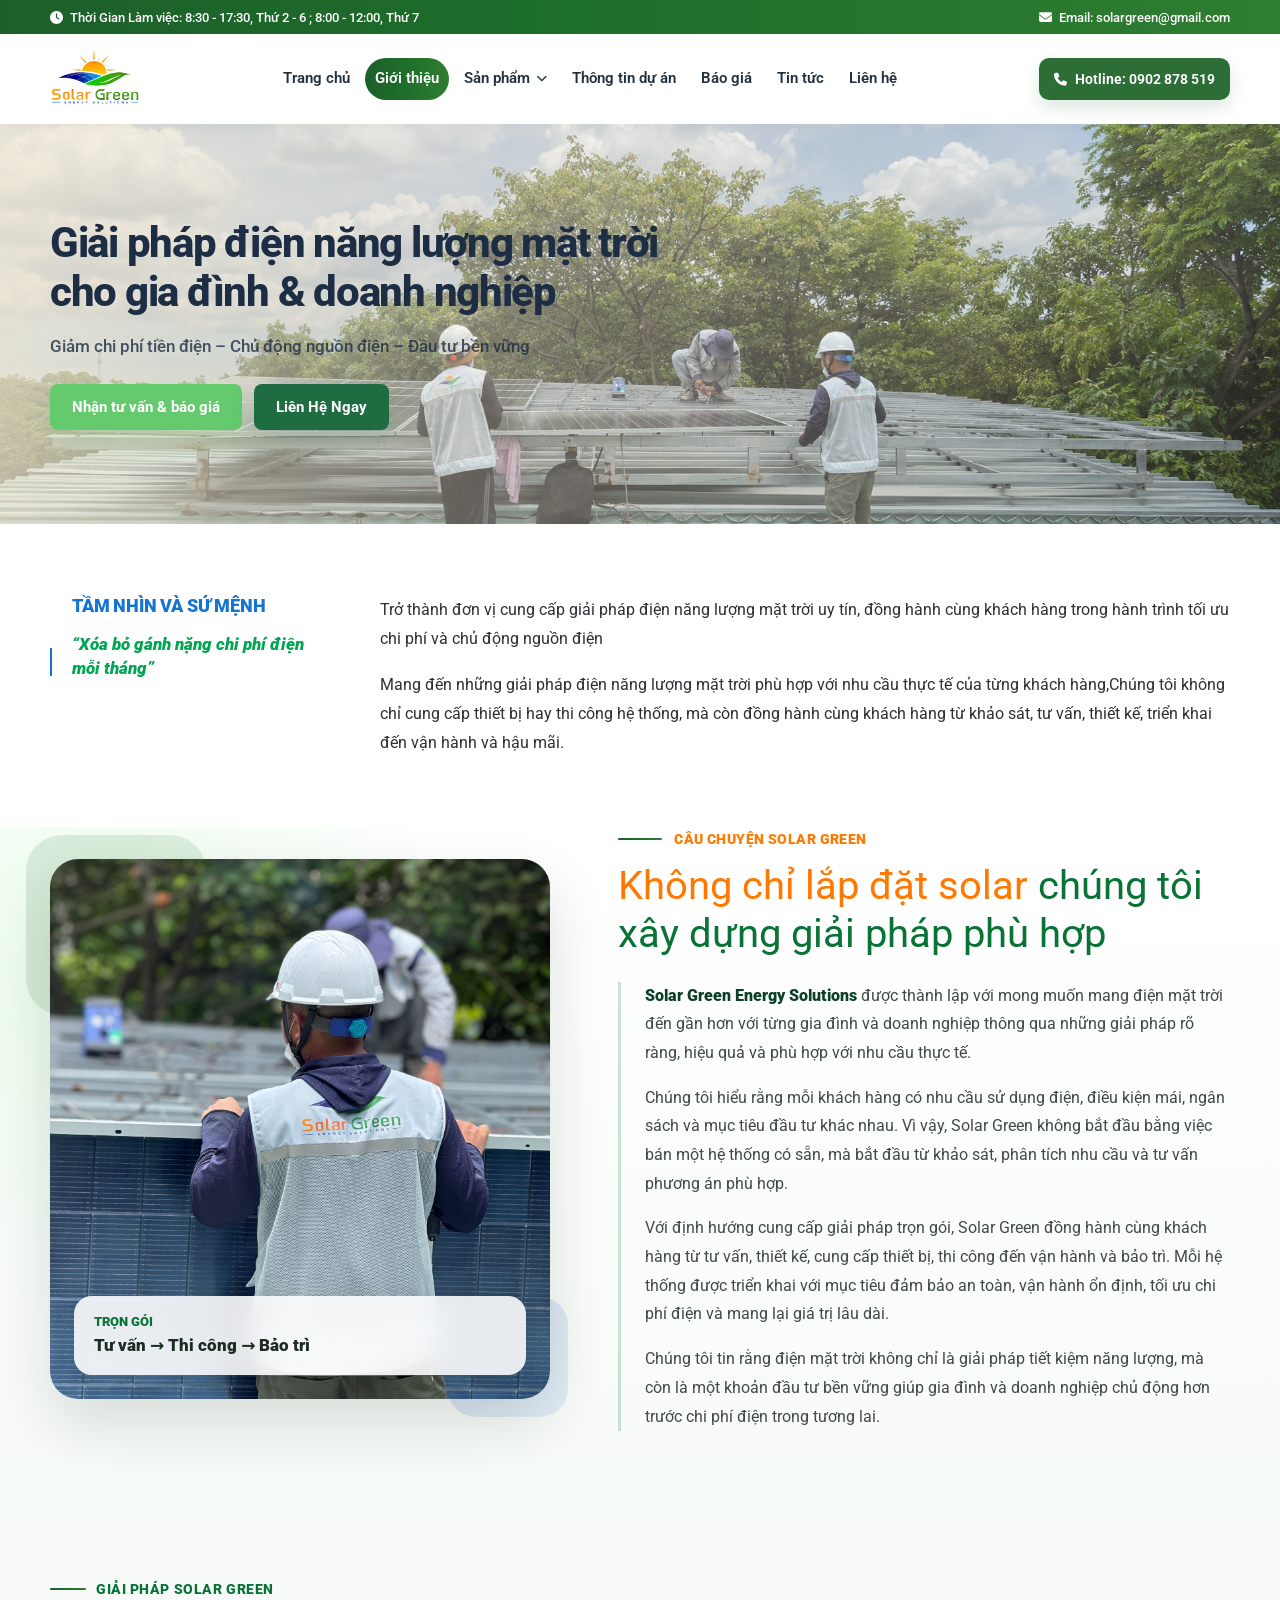
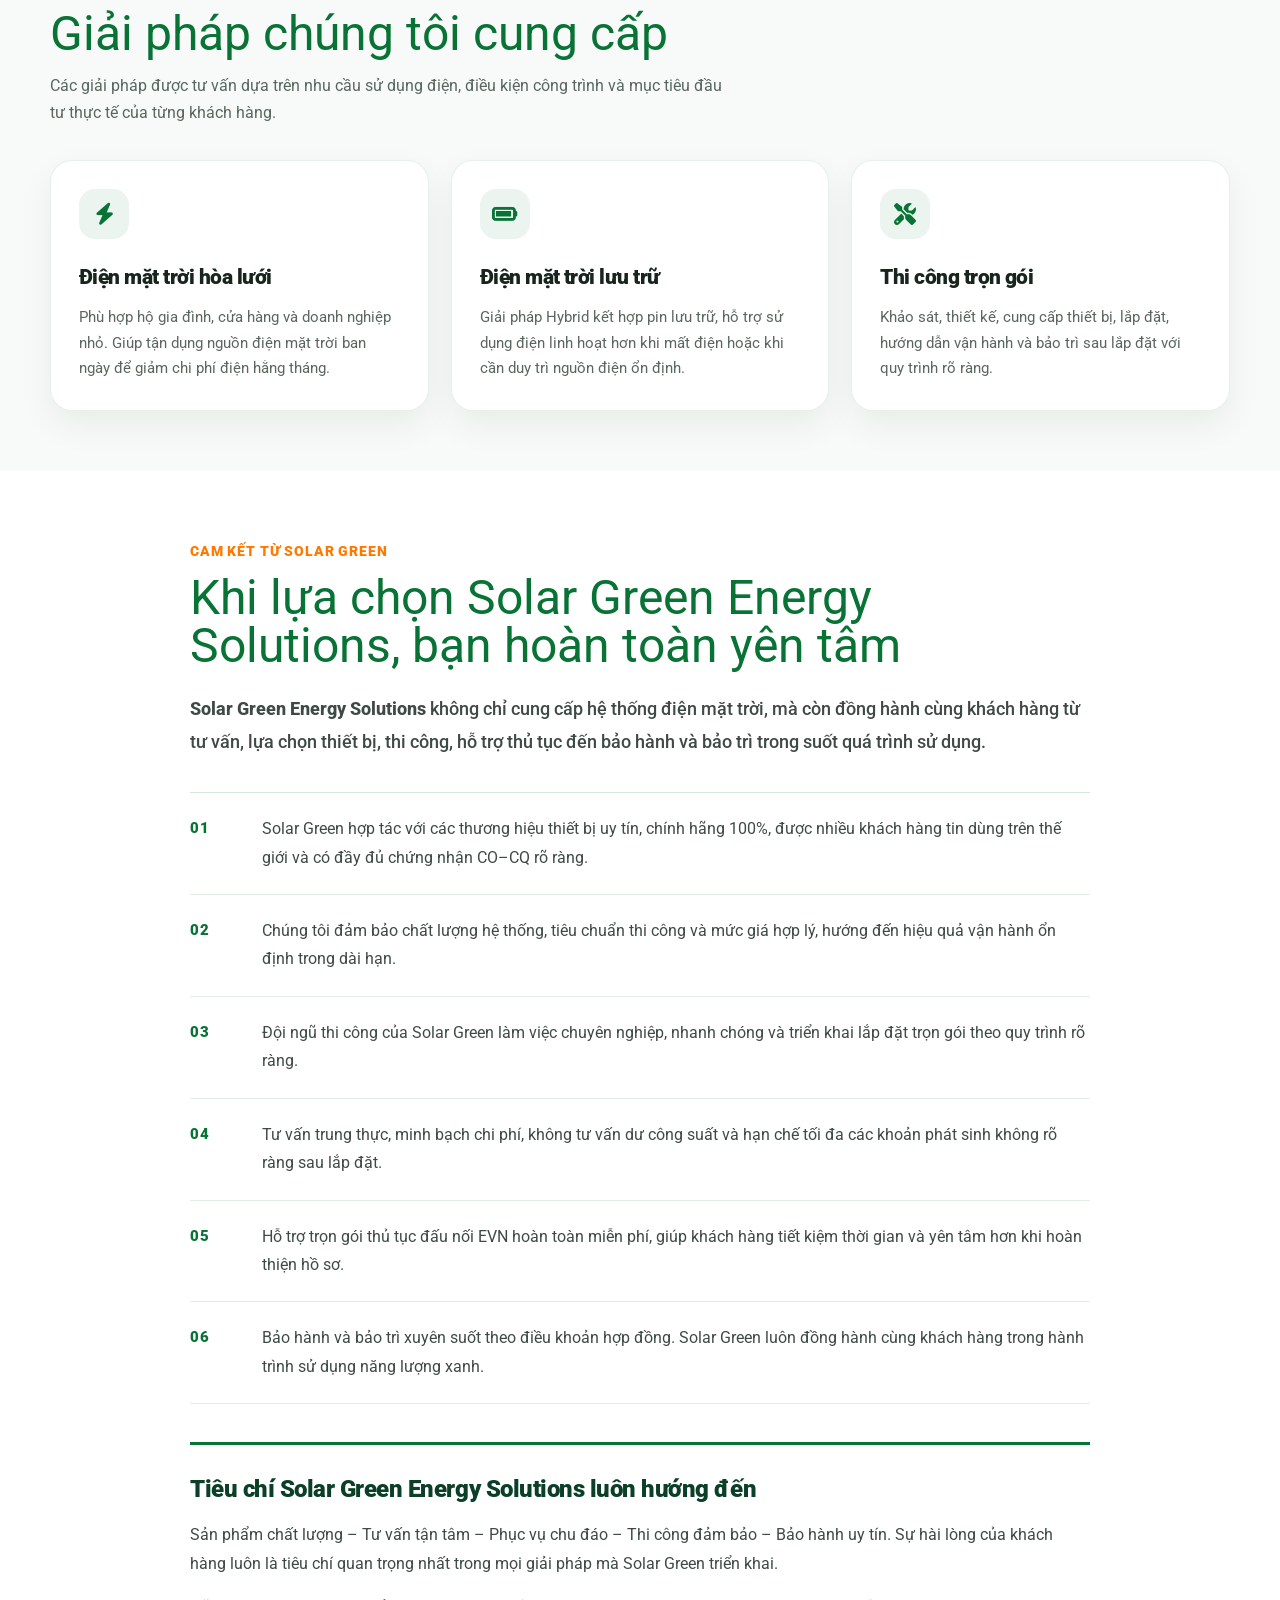
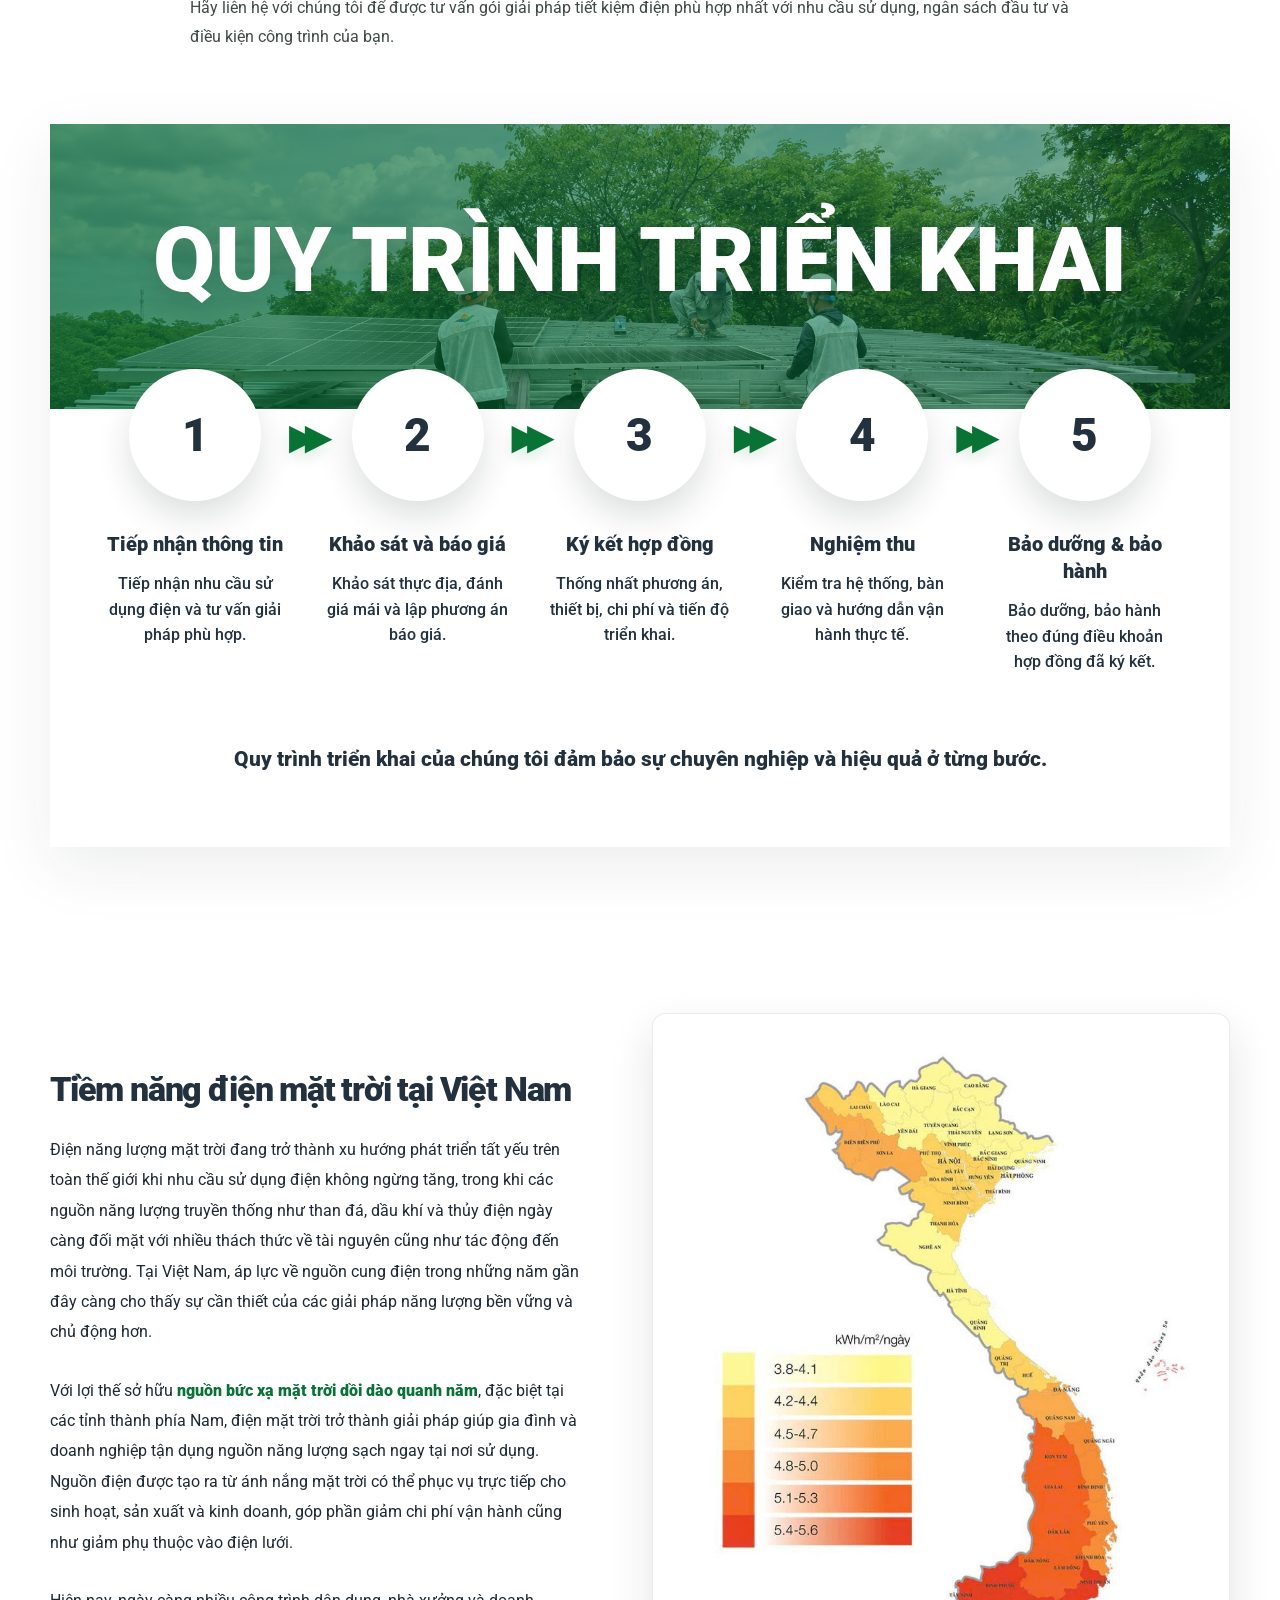
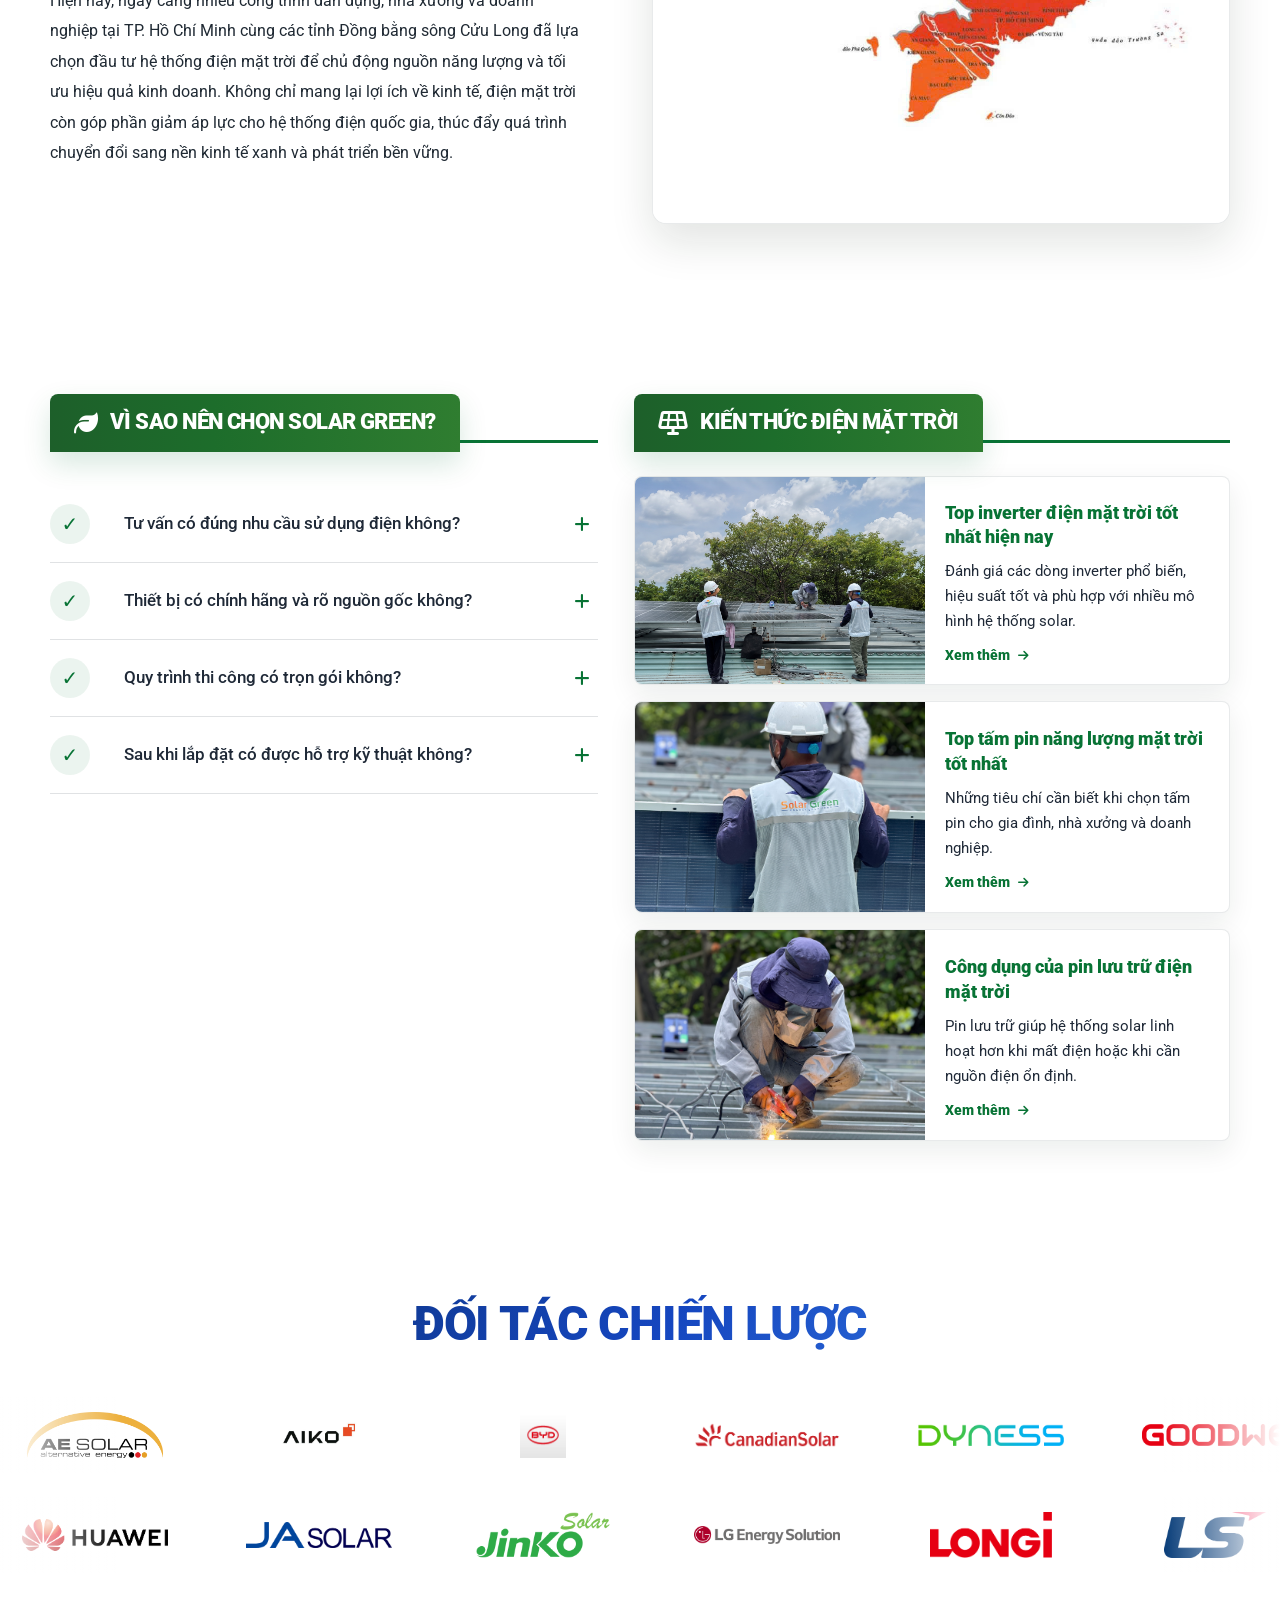
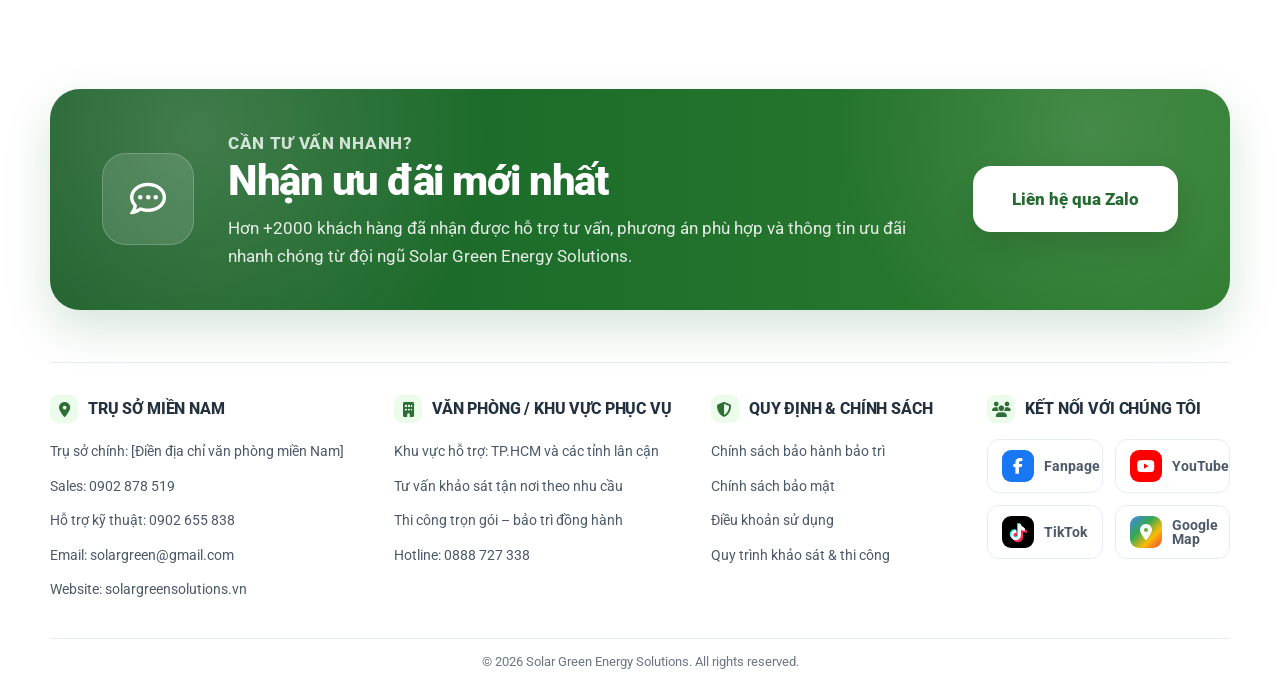
<file: gioi-thieu.html>
<!doctype html>
<html lang="en">
  <head>
    <meta charset="UTF-8" />
    <meta http-equiv="X-UA-Compatible" content="IE=edge" />
    <meta name="viewport" content="width=device-width, initial-scale=1.0" />

    <!-- Primary SEO -->
    <title>
      Solar Green Energy Solutions | Giải Pháp Điện Mặt Trời Trọn Gói
    </title>
    <meta
      name="description"
      content="Solar Green Energy Solutions cung cấp giải pháp điện mặt trời trọn gói cho gia đình, cơ sở kinh doanh và doanh nghiệp: tư vấn, khảo sát, thiết kế, thi công, bảo trì và đồng hành lâu dài."
    />
    <meta
      name="keywords"
      content="Solar Green Energy Solutions, điện mặt trời, điện mặt trời gia đình, điện mặt trời doanh nghiệp, điện mặt trời áp mái, lắp đặt solar, hệ thống điện mặt trời"
    />
    <meta name="robots" content="index, follow" />
    <meta name="author" content="Solar Green Energy Solutions" />
    <meta name="theme-color" content="#00DC00" />

    <!-- Canonical -->
    <link rel="canonical" href="https://solargreensolutions.vn/" />

    <!-- Favicon -->
    <link rel="icon" type="image/png" href="/assets/logosolar.png" />
    <link rel="apple-touch-icon" href="/assets/images/apple-touch-icon.png" />

    <!-- Fonts: Roboto -->
    <link rel="preconnect" href="https://fonts.googleapis.com" />
    <link rel="preconnect" href="https://fonts.gstatic.com" crossorigin />
    <link
      href="https://fonts.googleapis.com/css2?family=Roboto:wght@300;400;500;700;900&display=swap"
      rel="stylesheet"
    />

    <!-- Icons: Font Awesome -->
    <link
      rel="stylesheet"
      href="https://cdnjs.cloudflare.com/ajax/libs/font-awesome/6.5.2/css/all.min.css"
    />

    <!-- Open Graph / Facebook / Zalo -->
    <meta property="og:type" content="website" />
    <meta property="og:locale" content="vi_VN" />
    <meta property="og:site_name" content="Solar Green Energy Solutions" />
    <meta
      property="og:title"
      content="Solar Green Energy Solutions | Giải Pháp Điện Mặt Trời Trọn Gói"
    />
    <meta
      property="og:description"
      content="Tư vấn, khảo sát, thiết kế, thi công và bảo trì hệ thống điện mặt trời trọn gói cho gia đình, kinh doanh và doanh nghiệp."
    />
    <meta property="og:url" content="https://solargreensolutions.vn/" />
    <meta
      property="og:image"
      content="https://solargreensolutions.vn/assets/images/solar-green-og.jpg"
    />
    <meta property="og:image:alt" content="Solar Green Energy Solutions" />

    <!-- Twitter Card -->
    <meta name="twitter:card" content="summary_large_image" />
    <meta
      name="twitter:title"
      content="Solar Green Energy Solutions | Giải Pháp Điện Mặt Trời Trọn Gói"
    />
    <meta
      name="twitter:description"
      content="Giải pháp điện mặt trời trọn gói: tư vấn đúng nhu cầu, thi công an toàn, bảo trì đồng hành lâu dài."
    />
    <meta
      name="twitter:image"
      content="https://solargreensolutions.vn/assets/images/solar-green-og.jpg"
    />

    <!-- CSS -->
    <link rel="stylesheet" href="css/reset.css" />
    <link rel="stylesheet" href="css/header.css" />
    <link rel="stylesheet" href="css/footer.css" />
    <link rel="stylesheet" href="css/about.css" />
    <link rel="stylesheet" href="css/components.css" />
    <link rel="stylesheet" href="css/brandcpn.css" />

    <!-- Schema SEO / EEAT -->
    <script type="application/ld+json">
      {
        "@context": "https://schema.org",
        "@type": "LocalBusiness",
        "name": "Solar Green Energy Solutions",
        "url": "https://solargreensolutions.vn",
        "logo": "https://solargreensolutions.vn/assets/images/logo-solar-green.png",
        "image": "https://solargreensolutions.vn/assets/images/solar-green-og.jpg",
        "description": "Solar Green Energy Solutions cung cấp giải pháp điện mặt trời trọn gói cho gia đình, cơ sở kinh doanh và doanh nghiệp.",
        "telephone": "0902878519",
        "email": "solargreen@gmail.com",
        "areaServed": {
          "@type": "Country",
          "name": "Vietnam"
        },
        "priceRange": "$$",
        "sameAs": [
          "https://www.facebook.com/",
          "https://www.youtube.com/",
          "https://www.tiktok.com/"
        ]
      }
    </script>
  </head>
  <!-- FIXED SOCIAL CONTACT -->
  <div class="sg-fixed-contact" id="sgFixedContact">
    <a
      href="https://www.facebook.com/"
      class="sg-fixed-contact-item is-facebook"
      target="_blank"
      rel="noopener"
      aria-label="Fanpage Solar Green"
    >
      <i class="fa-brands fa-facebook-f"></i>
      <span>Fanpage</span>
    </a>

    <a
      href="https://zalo.me/0902878519"
      class="sg-fixed-contact-item is-zalo"
      target="_blank"
      rel="noopener"
      aria-label="Zalo Solar Green"
    >
      <strong>Zalo</strong>
      <span>Zalo</span>
    </a>

    <a
      href="https://www.tiktok.com/"
      class="sg-fixed-contact-item is-tiktok"
      target="_blank"
      rel="noopener"
      aria-label="TikTok Solar Green"
    >
      <i class="fa-brands fa-tiktok"></i>
      <span>TikTok</span>
    </a>

    <a
      href="https://maps.google.com/?q=10/29%20Ấp%2016%20Xã%20Đông%20Thạnh"
      class="sg-fixed-contact-item is-map"
      target="_blank"
      rel="noopener"
      aria-label="Bản đồ Solar Green"
    >
      <i class="fa-solid fa-location-dot"></i>
      <span>Map</span>
    </a>
  </div>
  <body>
    <!-- header -->
    <header class="sg-header" id="sgHeader">
      <!-- Topbar -->
      <div class="sg-topbar">
        <div class="sg-container sg-topbar-wrap">
          <div class="sg-topbar-left">
            <span class="sg-topbar-item">
              <i class="fa-solid fa-clock"></i>
              Thời Gian Làm việc: 8:30 - 17:30, Thứ 2 - 6 ; 8:00 - 12:00, Thứ 7
            </span>
          </div>

          <div class="sg-topbar-right">
            <a href="mailto:solargreen@gmail.com" class="sg-topbar-item">
              <i class="fa-solid fa-envelope"></i>
              Email: solargreen@gmail.com
            </a>
          </div>
        </div>
      </div>

      <!-- Main header -->
      <div class="sg-header-main">
        <div class="sg-container sg-header-wrap">
          <a href="/" class="sg-logo" aria-label="Solar Green Energy Solutions">
            <img
              src="/assets/logosolar.png"
              alt="Solar Green Energy Solutions"
            />
          </a>

          <nav class="sg-nav" id="sgNav" aria-label="Main navigation">
            <a href="/">Trang chủ</a>
            <a href="" class="active">Giới thiệu</a>

            <div class="sg-nav-dropdown sg-nav-product" id="sgProductNav">
              <a href="/san-pham.html" class="sg-nav-dropdown-btn">
                Sản phẩm
                <i class="fa-solid fa-chevron-down"></i>
              </a>

              <div class="sg-dropdown-menu" id="sgProductHeaderDropdown">
                <div class="sg-product-header-loading">
                  Đang tải danh mục...
                </div>
              </div>
            </div>

            <a href="/du-an.html">Thông tin dự án</a>
            <a href="/bao-gia.html">Báo giá</a>
            <a href="/tin-tuc.html">Tin tức</a>
            <a href="/lien-he.html">Liên hệ</a>
          </nav>

          <div class="sg-header-actions">
            <a href="tel:0902878519" class="sg-hotline-btn">
              <i class="fa-solid fa-phone"></i>
              Hotline: 0902 878 519
            </a>

            <button
              class="sg-menu-toggle"
              id="sgMenuToggle"
              type="button"
              aria-label="Mở menu"
              aria-expanded="false"
              aria-controls="sgNav"
            >
              <span></span>
              <span></span>
              <span></span>
            </button>
          </div>
        </div>
      </div>
    </header>
    <!-- main -->
    <main id="main-content">
      <!-- banner -->
      <section class="sg-about-banner" aria-labelledby="aboutBannerTitle">
        <div class="sg-about-banner-media">
          <img
            src="/assets/banner.png"
            alt="Giải pháp điện năng lượng mặt trời cho gia đình và doanh nghiệp"
          />
        </div>

        <div class="sg-about-banner-overlay"></div>

        <div class="sg-container sg-about-banner-inner">
          <div class="sg-about-banner-content">
            <h1 id="aboutBannerTitle">
              Giải pháp điện năng lượng mặt trời cho gia đình & doanh nghiệp
            </h1>

            <p>
              Giảm chi phí tiền điện – Chủ động nguồn điện – Đầu tư bền vững
            </p>

            <div class="sg-about-banner-actions">
              <a href="/bao-gia.html" class="sg-about-btn sg-about-btn-primary">
                Nhận tư vấn & báo giá
              </a>

              <a
                href="/lien-he.html"
                class="sg-about-btn sg-about-btn-secondary"
              >
                Liên Hệ Ngay
              </a>
            </div>
          </div>
        </div>
      </section>
      <!-- vision -->
      <section class="sg-vision-section" aria-labelledby="sgVisionTitle">
        <div class="sg-container sg-vision-wrap">
          <div class="sg-vision-left">
            <h2 id="sgVisionTitle">Tầm nhìn và sứ mệnh</h2>

            <div class="sg-vision-slogan">
              “Xóa bỏ gánh nặng chi phí điện mỗi tháng”
            </div>
          </div>

          <div class="sg-vision-content">
            <p>
              Trở thành đơn vị cung cấp giải pháp điện năng lượng mặt trời uy
              tín, đồng hành cùng khách hàng trong hành trình tối ưu chi phí và
              chủ động nguồn điện
            </p>

            <p>
              Mang đến những giải pháp điện năng lượng mặt trời phù hợp với nhu
              cầu thực tế của từng khách hàng,Chúng tôi không chỉ cung cấp thiết
              bị hay thi công hệ thống, mà còn đồng hành cùng khách hàng từ khảo
              sát, tư vấn, thiết kế, triển khai đến vận hành và hậu mãi.
            </p>
          </div>
        </div>
      </section>
      <!-- story  -->
      <section class="sg-story-section" aria-labelledby="sgStoryTitle">
        <div class="sg-container sg-story-wrap">
          <div class="sg-story-image">
            <div class="sg-story-image-card">
              <img
                src="/assets/introduce.jpg"
                alt="Solar Green Energy Solutions tư vấn và thi công hệ thống điện mặt trời"
              />

              <div class="sg-story-badge">
                <span>Trọn gói</span>
                <strong>Tư vấn → Thi công → Bảo trì</strong>
              </div>
            </div>
          </div>

          <div class="sg-story-content">
            <span class="sg-story-kicker">Câu chuyện Solar Green</span>

            <h2 id="sgStoryTitle">
              <span class="cl-orange">Không chỉ lắp đặt solar</span>
              <span class="cl-green">chúng tôi xây dựng giải pháp phù hợp</span>
            </h2>

            <div class="sg-story-text">
              <p>
                <strong>Solar Green Energy Solutions</strong> được thành lập với
                mong muốn mang điện mặt trời đến gần hơn với từng gia đình và
                doanh nghiệp thông qua những giải pháp rõ ràng, hiệu quả và phù
                hợp với nhu cầu thực tế.
              </p>

              <p>
                Chúng tôi hiểu rằng mỗi khách hàng có nhu cầu sử dụng điện, điều
                kiện mái, ngân sách và mục tiêu đầu tư khác nhau. Vì vậy, Solar
                Green không bắt đầu bằng việc bán một hệ thống có sẵn, mà bắt
                đầu từ khảo sát, phân tích nhu cầu và tư vấn phương án phù hợp.
              </p>

              <p>
                Với định hướng cung cấp giải pháp trọn gói, Solar Green đồng
                hành cùng khách hàng từ tư vấn, thiết kế, cung cấp thiết bị, thi
                công đến vận hành và bảo trì. Mỗi hệ thống được triển khai với
                mục tiêu đảm bảo an toàn, vận hành ổn định, tối ưu chi phí điện
                và mang lại giá trị lâu dài.
              </p>

              <p>
                Chúng tôi tin rằng điện mặt trời không chỉ là giải pháp tiết
                kiệm năng lượng, mà còn là một khoản đầu tư bền vững giúp gia
                đình và doanh nghiệp chủ động hơn trước chi phí điện trong tương
                lai.
              </p>
            </div>
          </div>
        </div>
      </section>
      <!--solutions  -->
      <section
        class="sg-solution-clean-section"
        aria-labelledby="sgSolutionCleanTitle"
      >
        <div class="sg-container">
          <div class="sg-solution-clean-head">
            <span>Giải pháp Solar Green</span>

            <h2 id="sgSolutionCleanTitle" class="headline-cpn-same">
              Giải pháp chúng tôi cung cấp
            </h2>

            <p>
              Các giải pháp được tư vấn dựa trên nhu cầu sử dụng điện, điều kiện
              công trình và mục tiêu đầu tư thực tế của từng khách hàng.
            </p>
          </div>

          <div class="sg-solution-clean-grid">
            <article class="sg-solution-clean-card">
              <div class="sg-solution-clean-icon">
                <i class="fa-solid fa-bolt"></i>
              </div>

              <h3>Điện mặt trời hòa lưới</h3>

              <p>
                Phù hợp hộ gia đình, cửa hàng và doanh nghiệp nhỏ. Giúp tận dụng
                nguồn điện mặt trời ban ngày để giảm chi phí điện hằng tháng.
              </p>
            </article>

            <article class="sg-solution-clean-card">
              <div class="sg-solution-clean-icon">
                <i class="fa-solid fa-battery-full"></i>
              </div>

              <h3>Điện mặt trời lưu trữ</h3>

              <p>
                Giải pháp Hybrid kết hợp pin lưu trữ, hỗ trợ sử dụng điện linh
                hoạt hơn khi mất điện hoặc khi cần duy trì nguồn điện ổn định.
              </p>
            </article>

            <article class="sg-solution-clean-card">
              <div class="sg-solution-clean-icon">
                <i class="fa-solid fa-screwdriver-wrench"></i>
              </div>

              <h3>Thi công trọn gói</h3>

              <p>
                Khảo sát, thiết kế, cung cấp thiết bị, lắp đặt, hướng dẫn vận
                hành và bảo trì sau lắp đặt với quy trình rõ ràng.
              </p>
            </article>
          </div>
        </div>
      </section>
      <!-- commitment -->
      <section
        class="sg-text-commitment-section"
        aria-labelledby="sgTextCommitmentTitle"
      >
        <div class="sg-container">
          <div class="sg-text-commitment">
            <span class="sg-text-eyebrow">Cam kết từ Solar Green</span>

            <h2 id="sgTextCommitmentTitle" class="headline-cpn-same">
              Khi lựa chọn Solar Green Energy Solutions, bạn hoàn toàn yên tâm
            </h2>

            <p class="sg-text-lead">
              <span class="bold"> Solar Green Energy Solutions</span> không chỉ
              cung cấp hệ thống điện mặt trời, mà còn đồng hành cùng khách hàng
              từ tư vấn, lựa chọn thiết bị, thi công, hỗ trợ thủ tục đến bảo
              hành và bảo trì trong suốt quá trình sử dụng.
            </p>

            <div class="sg-text-list">
              <p>
                <span>01</span>
                Solar Green hợp tác với các thương hiệu thiết bị uy tín, chính
                hãng 100%, được nhiều khách hàng tin dùng trên thế giới và có
                đầy đủ chứng nhận CO–CQ rõ ràng.
              </p>

              <p>
                <span>02</span>
                Chúng tôi đảm bảo chất lượng hệ thống, tiêu chuẩn thi công và
                mức giá hợp lý, hướng đến hiệu quả vận hành ổn định trong dài
                hạn.
              </p>

              <p>
                <span>03</span>
                Đội ngũ thi công của Solar Green làm việc chuyên nghiệp, nhanh
                chóng và triển khai lắp đặt trọn gói theo quy trình rõ ràng.
              </p>

              <p>
                <span>04</span>
                Tư vấn trung thực, minh bạch chi phí, không tư vấn dư công suất
                và hạn chế tối đa các khoản phát sinh không rõ ràng sau lắp đặt.
              </p>

              <p>
                <span>05</span>
                Hỗ trợ trọn gói thủ tục đấu nối EVN hoàn toàn miễn phí, giúp
                khách hàng tiết kiệm thời gian và yên tâm hơn khi hoàn thiện hồ
                sơ.
              </p>

              <p>
                <span>06</span>
                Bảo hành và bảo trì xuyên suốt theo điều khoản hợp đồng. Solar
                Green luôn đồng hành cùng khách hàng trong hành trình sử dụng
                năng lượng xanh.
              </p>
            </div>

            <div class="sg-text-closing">
              <h3>Tiêu chí Solar Green Energy Solutions luôn hướng đến</h3>

              <p>
                Sản phẩm chất lượng – Tư vấn tận tâm – Phục vụ chu đáo – Thi
                công đảm bảo – Bảo hành uy tín. Sự hài lòng của khách hàng luôn
                là tiêu chí quan trọng nhất trong mọi giải pháp mà Solar Green
                triển khai.
              </p>

              <p>
                Hãy liên hệ với chúng tôi để được tư vấn gói giải pháp tiết kiệm
                điện phù hợp nhất với nhu cầu sử dụng, ngân sách đầu tư và điều
                kiện công trình của bạn.
              </p>
            </div>
          </div>
        </div>
      </section>
      <!-- deploy -->
      <section class="sg-deploy-section" aria-labelledby="sgDeployTitle">
        <div class="sg-container">
          <div class="sg-deploy-card">
            <div class="sg-deploy-hero">
              <img
                src="/assets/banner.png"
                alt="Quy trình triển khai điện mặt trời Solar Green"
              />

              <div class="sg-deploy-hero-overlay"></div>

              <h2 id="sgDeployTitle">Quy trình triển khai</h2>
            </div>

            <div class="sg-deploy-timeline">
              <article class="sg-deploy-step">
                <div class="sg-deploy-number">
                  <span>1</span>
                </div>

                <div class="sg-deploy-content">
                  <h3>Tiếp nhận thông tin</h3>
                  <p>
                    Tiếp nhận nhu cầu sử dụng điện và tư vấn giải pháp phù hợp.
                  </p>
                </div>
              </article>

              <article class="sg-deploy-step">
                <div class="sg-deploy-number">
                  <span>2</span>
                </div>

                <div class="sg-deploy-content">
                  <h3>Khảo sát và báo giá</h3>
                  <p>
                    Khảo sát thực địa, đánh giá mái và lập phương án báo giá.
                  </p>
                </div>
              </article>

              <article class="sg-deploy-step">
                <div class="sg-deploy-number">
                  <span>3</span>
                </div>

                <div class="sg-deploy-content">
                  <h3>Ký kết hợp đồng</h3>
                  <p>
                    Thống nhất phương án, thiết bị, chi phí và tiến độ triển
                    khai.
                  </p>
                </div>
              </article>

              <article class="sg-deploy-step">
                <div class="sg-deploy-number">
                  <span>4</span>
                </div>

                <div class="sg-deploy-content">
                  <h3>Nghiệm thu</h3>
                  <p>
                    Kiểm tra hệ thống, bàn giao và hướng dẫn vận hành thực tế.
                  </p>
                </div>
              </article>

              <article class="sg-deploy-step">
                <div class="sg-deploy-number">
                  <span>5</span>
                </div>

                <div class="sg-deploy-content">
                  <h3>Bảo dưỡng & bảo hành</h3>
                  <p>
                    Bảo dưỡng, bảo hành theo đúng điều khoản hợp đồng đã ký kết.
                  </p>
                </div>
              </article>
            </div>

            <p class="sg-deploy-note">
              Quy trình triển khai của chúng tôi đảm bảo sự chuyên nghiệp và
              hiệu quả ở từng bước.
            </p>
          </div>
        </div>
      </section>
      <!-- map -->
      <section class="sg-solar-map-section" aria-labelledby="sgSolarMapTitle">
        <div class="sg-container sg-solar-map-wrap">
          <div class="sg-solar-map-content">
            <h2 id="sgSolarMapTitle" class="sg-solar-map-title">
              Tiềm năng điện mặt trời tại Việt Nam
            </h2>

            <p>
              Điện năng lượng mặt trời đang trở thành xu hướng phát triển tất
              yếu trên toàn thế giới khi nhu cầu sử dụng điện không ngừng tăng,
              trong khi các nguồn năng lượng truyền thống như than đá, dầu khí
              và thủy điện ngày càng đối mặt với nhiều thách thức về tài nguyên
              cũng như tác động đến môi trường. Tại Việt Nam, áp lực về nguồn
              cung điện trong những năm gần đây càng cho thấy sự cần thiết của
              các giải pháp năng lượng bền vững và chủ động hơn.
            </p>

            <p>
              Với lợi thế sở hữu
              <strong>nguồn bức xạ mặt trời dồi dào quanh năm</strong>, đặc biệt
              tại các tỉnh thành phía Nam, điện mặt trời trở thành giải pháp
              giúp gia đình và doanh nghiệp tận dụng nguồn năng lượng sạch ngay
              tại nơi sử dụng. Nguồn điện được tạo ra từ ánh nắng mặt trời có
              thể phục vụ trực tiếp cho sinh hoạt, sản xuất và kinh doanh, góp
              phần giảm chi phí vận hành cũng như giảm phụ thuộc vào điện lưới.
            </p>

            <p>
              Hiện nay, ngày càng nhiều công trình dân dụng, nhà xưởng và doanh
              nghiệp tại TP. Hồ Chí Minh cùng các tỉnh Đồng bằng sông Cửu Long
              đã lựa chọn đầu tư hệ thống điện mặt trời để chủ động nguồn năng
              lượng và tối ưu hiệu quả kinh doanh. Không chỉ mang lại lợi ích về
              kinh tế, điện mặt trời còn góp phần giảm áp lực cho hệ thống điện
              quốc gia, thúc đẩy quá trình chuyển đổi sang nền kinh tế xanh và
              phát triển bền vững.
            </p>
          </div>

          <figure class="sg-solar-map-image">
            <img src="/assets/map2.jpg" alt="Bản đồ bức xạ mặt trời Việt Nam" />
          </figure>
        </div>
      </section>
      <!-- why choose & blog -->
      <section
        class="sg-why-knowledge-section"
        aria-labelledby="sgWhyKnowledgeTitle"
      >
        <div class="sg-container sg-why-knowledge-wrap">
          <!-- LEFT Q&A -->
          <div class="sg-why-panel">
            <div class="sg-block-title">
              <div class="sg-block-title-box">
                <i class="fa-solid fa-leaf"></i>
                <h2 id="sgWhyKnowledgeTitle">Vì sao nên chọn Solar Green?</h2>
              </div>
            </div>

            <div class="sg-why-qa-list">
              <article class="sg-why-qa-item">
                <button
                  class="sg-why-qa-question"
                  type="button"
                  aria-expanded="true"
                >
                  <span>Tư vấn có đúng nhu cầu sử dụng điện không?</span>
                  <i class="fa-solid fa-plus"></i>
                </button>

                <div class="sg-why-qa-answer">
                  <p>
                    Solar Green khảo sát hóa đơn điện, diện tích mái, khung giờ
                    sử dụng và ngân sách đầu tư trước khi đề xuất công suất phù
                    hợp, hạn chế lắp dư gây lãng phí.
                  </p>
                </div>
              </article>

              <article class="sg-why-qa-item">
                <button
                  class="sg-why-qa-question"
                  type="button"
                  aria-expanded="false"
                >
                  <span>Thiết bị có chính hãng và rõ nguồn gốc không?</span>
                  <i class="fa-solid fa-plus"></i>
                </button>

                <div class="sg-why-qa-answer">
                  <p>
                    Hệ thống được tư vấn với cấu hình rõ ràng, thiết bị chính
                    hãng, thông số minh bạch và có đầy đủ chứng nhận CO–CQ theo
                    từng phương án triển khai.
                  </p>
                </div>
              </article>

              <article class="sg-why-qa-item">
                <button
                  class="sg-why-qa-question"
                  type="button"
                  aria-expanded="false"
                >
                  <span>Quy trình thi công có trọn gói không?</span>
                  <i class="fa-solid fa-plus"></i>
                </button>

                <div class="sg-why-qa-answer">
                  <p>
                    Solar Green đồng hành từ khảo sát, thiết kế, cung cấp thiết
                    bị, thi công, hướng dẫn vận hành đến hỗ trợ bảo trì sau lắp
                    đặt.
                  </p>
                </div>
              </article>

              <article class="sg-why-qa-item">
                <button
                  class="sg-why-qa-question"
                  type="button"
                  aria-expanded="false"
                >
                  <span>Sau khi lắp đặt có được hỗ trợ kỹ thuật không?</span>
                  <i class="fa-solid fa-plus"></i>
                </button>

                <div class="sg-why-qa-answer">
                  <p>
                    Sau bàn giao, Solar Green tiếp tục hỗ trợ kiểm tra hệ thống,
                    tư vấn vận hành, bảo hành và bảo trì theo đúng điều khoản
                    hợp đồng đã ký kết.
                  </p>
                </div>
              </article>
            </div>
          </div>

          <!-- RIGHT KNOWLEDGE -->
          <div class="sg-knowledge-panel">
            <div class="sg-block-title">
              <div class="sg-block-title-box">
                <i class="fa-solid fa-solar-panel"></i>
                <h2>Kiến thức điện mặt trời</h2>
              </div>
            </div>

            <div class="sg-knowledge-list">
              <article class="sg-knowledge-card">
                <a
                  href="/kien-thuc/top-inverter-tot-nhat.html"
                  class="sg-knowledge-image"
                >
                  <img
                    src="/assets/banner.png"
                    alt="Top inverter điện mặt trời tốt nhất"
                  />
                </a>

                <div class="sg-knowledge-content">
                  <h3>
                    <a href="/kien-thuc/top-inverter-tot-nhat.html">
                      Top inverter điện mặt trời tốt nhất hiện nay
                    </a>
                  </h3>

                  <p>
                    Đánh giá các dòng inverter phổ biến, hiệu suất tốt và phù
                    hợp với nhiều mô hình hệ thống solar.
                  </p>

                  <a
                    href="/kien-thuc/top-inverter-tot-nhat.html"
                    class="sg-knowledge-more"
                  >
                    Xem thêm
                    <i class="fa-solid fa-arrow-right"></i>
                  </a>
                </div>
              </article>

              <article class="sg-knowledge-card">
                <a
                  href="/kien-thuc/top-tam-pin-tot-nhat.html"
                  class="sg-knowledge-image"
                >
                  <img
                    src="/assets/introduce.jpg"
                    alt="Top tấm pin năng lượng mặt trời tốt nhất"
                  />
                </a>

                <div class="sg-knowledge-content">
                  <h3>
                    <a href="/kien-thuc/top-tam-pin-tot-nhat.html">
                      Top tấm pin năng lượng mặt trời tốt nhất
                    </a>
                  </h3>

                  <p>
                    Những tiêu chí cần biết khi chọn tấm pin cho gia đình, nhà
                    xưởng và doanh nghiệp.
                  </p>

                  <a
                    href="/kien-thuc/top-tam-pin-tot-nhat.html"
                    class="sg-knowledge-more"
                  >
                    Xem thêm
                    <i class="fa-solid fa-arrow-right"></i>
                  </a>
                </div>
              </article>

              <article class="sg-knowledge-card">
                <a
                  href="/kien-thuc/cong-dung-pin-luu-tru.html"
                  class="sg-knowledge-image"
                >
                  <img
                    src="/assets/whychoose.jpg"
                    alt="Công dụng của pin lưu trữ điện mặt trời"
                  />
                </a>

                <div class="sg-knowledge-content">
                  <h3>
                    <a href="/kien-thuc/cong-dung-pin-luu-tru.html">
                      Công dụng của pin lưu trữ điện mặt trời
                    </a>
                  </h3>

                  <p>
                    Pin lưu trữ giúp hệ thống solar linh hoạt hơn khi mất điện
                    hoặc khi cần nguồn điện ổn định.
                  </p>

                  <a
                    href="/kien-thuc/cong-dung-pin-luu-tru.html"
                    class="sg-knowledge-more"
                  >
                    Xem thêm
                    <i class="fa-solid fa-arrow-right"></i>
                  </a>
                </div>
              </article>
            </div>
          </div>
        </div>
      </section>
      <!-- partner -->
      <section
        class="sg-partner-section mbt-50px"
        aria-labelledby="partnerTitle"
      >
        <div class="sg-container">
          <div class="sg-partner-heading">
            <h2 id="partnerTitle" class="headline-cpn-same">
              Đối tác chiến lược
            </h2>
          </div>
        </div>

        <div class="sg-partner-marquee sg-marquee-left">
          <div class="sg-partner-track">
            <div class="sg-partner-logo">
              <img src="/assets/brand/aesolar.png" alt="AeSolar" />
            </div>
            <div class="sg-partner-logo">
              <img src="/assets/brand/AIKO DEN.jpg" alt="Aiko" />
            </div>
            <div class="sg-partner-logo">
              <img src="/assets/brand/byd.png" alt="Byd" />
            </div>
            <div class="sg-partner-logo">
              <img
                src="/assets/brand/Canadian Solar.png"
                alt="Canadian Solar"
              />
            </div>
            <div class="sg-partner-logo">
              <img src="/assets/brand/dyness.png" alt="Dyness" />
            </div>
            <div class="sg-partner-logo">
              <img src="/assets/brand/GoodWe.png" alt="GoodWe" />
            </div>
            <div class="sg-partner-logo">
              <img src="/assets/brand/Growatt.png" alt="Growatt" />
            </div>
            <div class="sg-partner-logo">
              <img src="/assets/brand/tclsolar.png" alt="tclsolar" />
            </div>
            <div class="sg-partner-logo">
              <img src="/assets/brand/trinasolar.png" alt="Trinasolar" />
            </div>
            <!-- loop -->
            <div class="sg-partner-logo">
              <img src="/assets/brand/aesolar.png" alt="AeSolar" />
            </div>
            <div class="sg-partner-logo">
              <img src="/assets/brand/AIKO DEN.jpg" alt="Aiko" />
            </div>
            <div class="sg-partner-logo">
              <img src="/assets/brand/byd.png" alt="Byd" />
            </div>
            <div class="sg-partner-logo">
              <img
                src="/assets/brand/Canadian Solar.png"
                alt="Canadian Solar"
              />
            </div>
          </div>
        </div>

        <div class="sg-partner-marquee sg-marquee-right">
          <div class="sg-partner-track">
            <div class="sg-partner-logo">
              <img src="/assets/brand/huawei.png" alt="Huawei" />
            </div>
            <div class="sg-partner-logo">
              <img src="/assets/brand/JAsoLar.png" alt="Jasolar" />
            </div>
            <div class="sg-partner-logo">
              <img src="/assets/brand/jinko solar.png" alt="Jinko" />
            </div>
            <div class="sg-partner-logo">
              <img src="/assets/brand/LG.png" alt="LG" />
            </div>
            <div class="sg-partner-logo">
              <img src="/assets/brand/longi.png" alt="longi" />
            </div>
            <div class="sg-partner-logo">
              <img src="/assets/brand/ls.png" alt="ls" />
            </div>
            <div class="sg-partner-logo">
              <img src="/assets/brand/lux power.png" alt="Lux power" />
            </div>
            <div class="sg-partner-logo">
              <img src="/assets/brand/pylontech.png" alt="Pylontech" />
            </div>
            <div class="sg-partner-logo">
              <img src="/assets/brand/risensolar.png" alt="Risensolar" />
            </div>
            <div class="sg-partner-logo">
              <img src="/assets/brand/SMA.png" alt="SMA" />
            </div>
            <div class="sg-partner-logo">
              <img src="/assets/brand/solis.png" alt="Solis" />
            </div>
            <div class="sg-partner-logo">
              <img src="/assets/brand/Sungrow.png" alt="Sungrow" />
            </div>
          </div>
        </div>
      </section>
    </main>
    <!-- footer -->
    <footer class="sg-footer">
      <!-- CTA Footer -->
      <section class="sg-footer-cta">
        <div class="sg-container">
          <div class="sg-cta-box">
            <div class="sg-cta-icon">
              <i class="fa-regular fa-comment-dots"></i>
            </div>

            <div class="sg-cta-content">
              <p class="sg-cta-label">CẦN TƯ VẤN NHANH?</p>
              <h2>Nhận ưu đãi mới nhất</h2>
              <p>
                Hơn +2000 khách hàng đã nhận được hỗ trợ tư vấn, phương án phù
                hợp và thông tin ưu đãi nhanh chóng từ đội ngũ Solar Green
                Energy Solutions.
              </p>
            </div>

            <div class="sg-cta-action">
              <a
                href="https://zalo.me/0902878519"
                target="_blank"
                rel="noopener"
                class="sg-zalo-btn"
              >
                Liên hệ qua Zalo
              </a>
            </div>
          </div>
        </div>
      </section>

      <!-- Main footer -->
      <div class="sg-footer-main">
        <div class="sg-container">
          <div class="sg-footer-grid">
            <!-- Column 1 -->
            <div class="sg-footer-col">
              <h3><i class="fa-solid fa-location-dot"></i> TRỤ SỞ MIỀN NAM</h3>
              <ul>
                <li>Trụ sở chính: [Điền địa chỉ văn phòng miền Nam]</li>
                <li>Sales: 0902 878 519</li>
                <li>Hỗ trợ kỹ thuật: 0902 655 838</li>
                <li>Email: solargreen@gmail.com</li>
                <li>Website: solargreensolutions.vn</li>
              </ul>
            </div>

            <!-- Column 2 -->
            <div class="sg-footer-col">
              <h3>
                <i class="fa-solid fa-building"></i> VĂN PHÒNG / KHU VỰC PHỤC VỤ
              </h3>
              <ul>
                <li>Khu vực hỗ trợ: TP.HCM và các tỉnh lân cận</li>
                <li>Tư vấn khảo sát tận nơi theo nhu cầu</li>
                <li>Thi công trọn gói – bảo trì đồng hành</li>
                <li>Hotline: 0888 727 338</li>
              </ul>
            </div>

            <!-- Column 3 -->
            <div class="sg-footer-col">
              <h3>
                <i class="fa-solid fa-shield-halved"></i> QUY ĐỊNH & CHÍNH SÁCH
              </h3>
              <ul>
                <li>
                  <a href="/chinh-sach-bao-hanh.html"
                    >Chính sách bảo hành bảo trì</a
                  >
                </li>
                <li>
                  <a href="/chinh-sach-bao-mat.html">Chính sách bảo mật</a>
                </li>
                <li>
                  <a href="/dieu-khoan-su-dung.html">Điều khoản sử dụng</a>
                </li>
                <li>
                  <a href="/chinh-sach-khao-sat.html"
                    >Quy trình khảo sát & thi công</a
                  >
                </li>
              </ul>
            </div>

            <!-- Column 4 -->
            <div class="sg-footer-col">
              <h3><i class="fa-solid fa-users"></i> KẾT NỐI VỚI CHÚNG TÔI</h3>

              <div class="sg-social-grid">
                <a href="#" class="sg-social-box sg-social-facebook">
                  <i class="fa-brands fa-facebook-f"></i>
                  <span>Fanpage</span>
                </a>

                <a href="#" class="sg-social-box sg-social-youtube">
                  <i class="fa-brands fa-youtube"></i>
                  <span>YouTube</span>
                </a>

                <a href="#" class="sg-social-box sg-social-tiktok">
                  <i class="fa-brands fa-tiktok"></i>
                  <span>TikTok</span>
                </a>

                <a href="#" class="sg-social-box sg-social-map">
                  <i class="fa-solid fa-location-dot"></i>
                  <span>Google Map</span>
                </a>
              </div>
            </div>
          </div>

          <div class="sg-footer-bottom">
            <p>© 2026 Solar Green Energy Solutions. All rights reserved.</p>
          </div>
        </div>
      </div>
    </footer>
    <script src="/js/header.js"></script>
    <script src="/js/about.js"></script>
  </body>
</html>
</file>
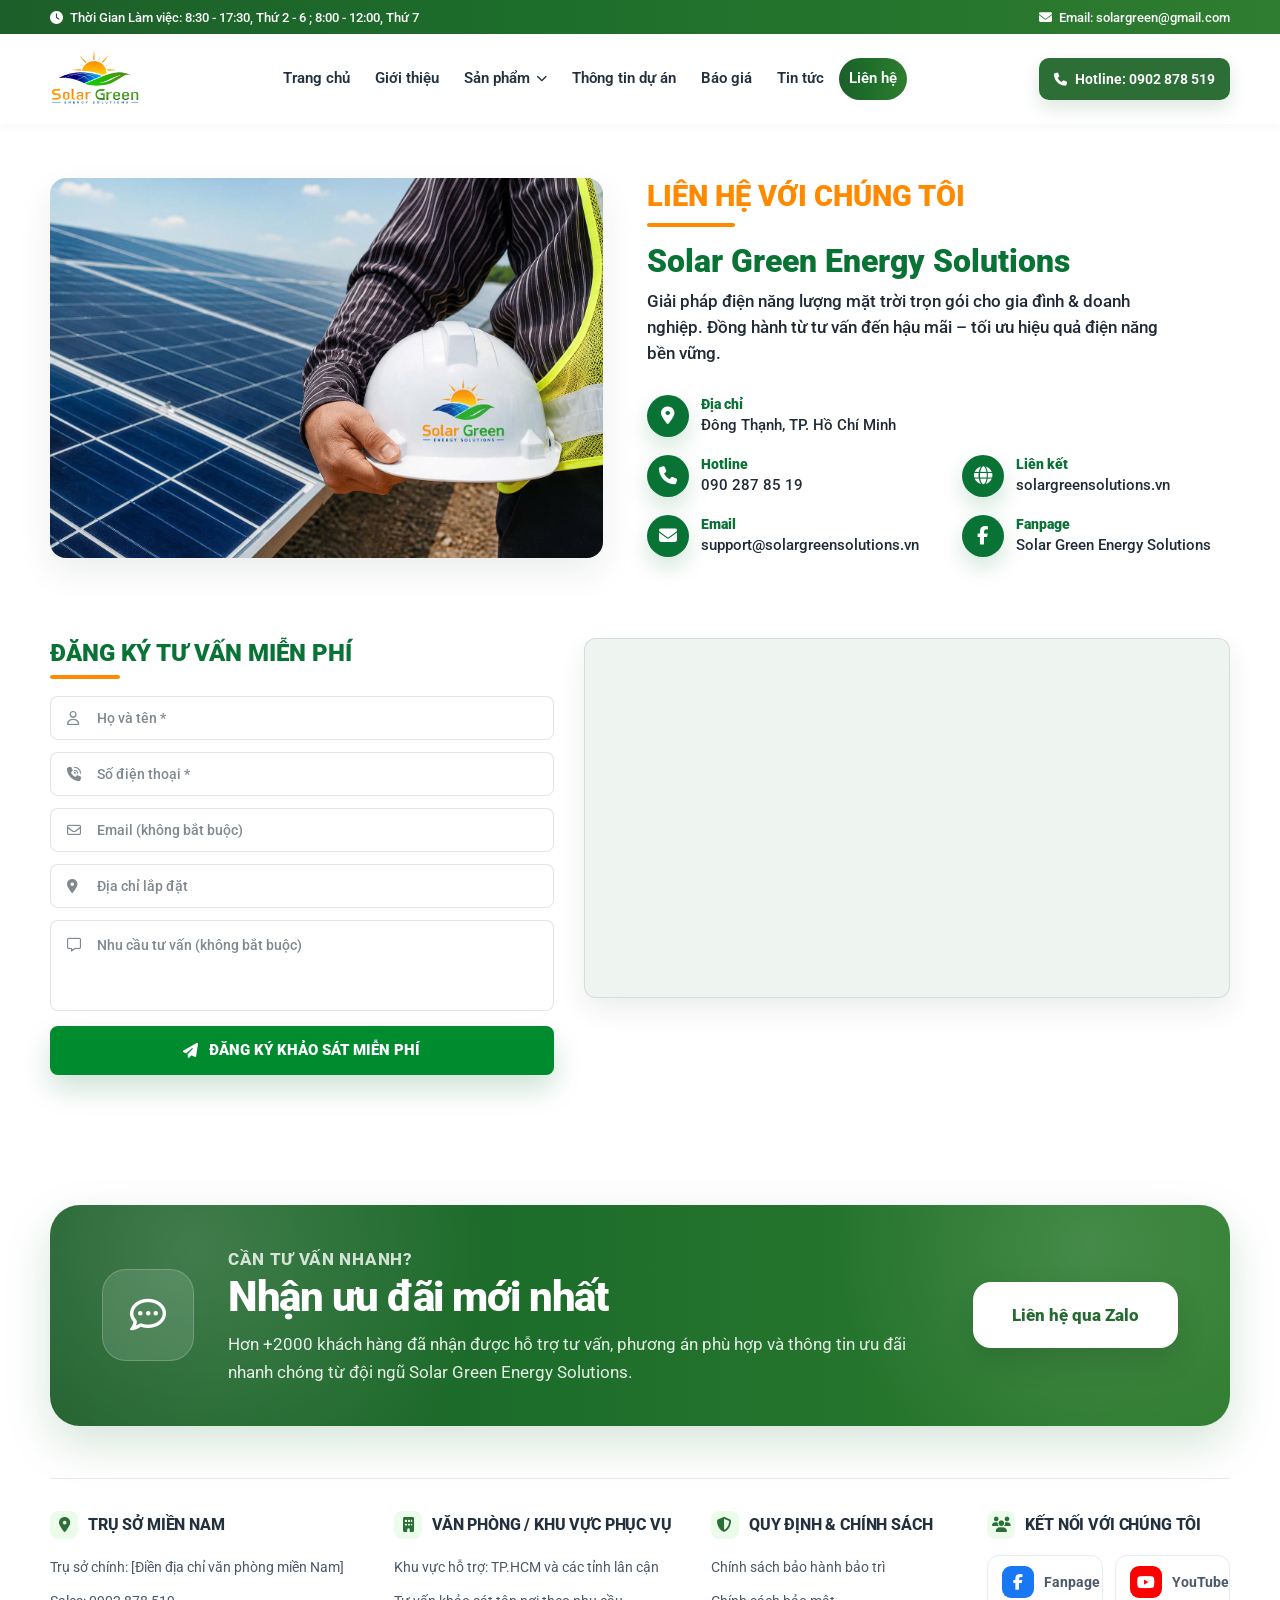
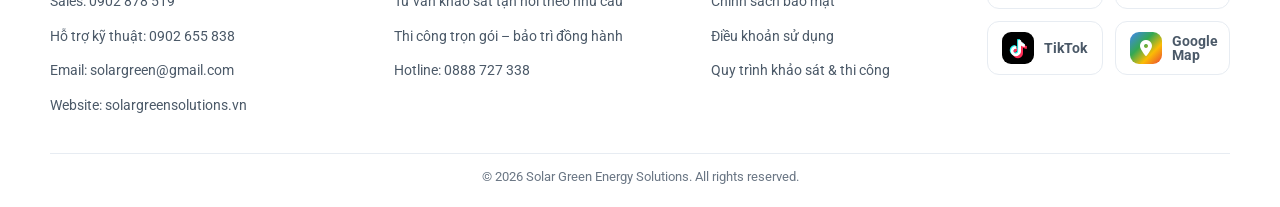
<file: lien-he.html>
<!doctype html>
<html lang="en">
  <head>
    <meta charset="UTF-8" />
    <meta http-equiv="X-UA-Compatible" content="IE=edge" />
    <meta name="viewport" content="width=device-width, initial-scale=1.0" />

    <!-- Primary SEO -->
    <title>
      Solar Green Energy Solutions | Giải Pháp Điện Mặt Trời Trọn Gói
    </title>
    <meta
      name="description"
      content="Solar Green Energy Solutions cung cấp giải pháp điện mặt trời trọn gói cho gia đình, cơ sở kinh doanh và doanh nghiệp: tư vấn, khảo sát, thiết kế, thi công, bảo trì và đồng hành lâu dài."
    />
    <meta
      name="keywords"
      content="Solar Green Energy Solutions, điện mặt trời, điện mặt trời gia đình, điện mặt trời doanh nghiệp, điện mặt trời áp mái, lắp đặt solar, hệ thống điện mặt trời"
    />
    <meta name="robots" content="index, follow" />
    <meta name="author" content="Solar Green Energy Solutions" />
    <meta name="theme-color" content="#00DC00" />

    <!-- Canonical -->
    <link rel="canonical" href="https://solargreensolutions.vn/" />

    <!-- Favicon -->
    <link rel="icon" type="image/png" href="/assets/logosolar.png" />
    <link rel="apple-touch-icon" href="/assets/images/apple-touch-icon.png" />

    <!-- Fonts: Roboto -->
    <link rel="preconnect" href="https://fonts.googleapis.com" />
    <link rel="preconnect" href="https://fonts.gstatic.com" crossorigin />
    <link
      href="https://fonts.googleapis.com/css2?family=Roboto:wght@300;400;500;700;900&display=swap"
      rel="stylesheet"
    />

    <!-- Icons: Font Awesome -->
    <link
      rel="stylesheet"
      href="https://cdnjs.cloudflare.com/ajax/libs/font-awesome/6.5.2/css/all.min.css"
    />

    <!-- Open Graph / Facebook / Zalo -->
    <meta property="og:type" content="website" />
    <meta property="og:locale" content="vi_VN" />
    <meta property="og:site_name" content="Solar Green Energy Solutions" />
    <meta
      property="og:title"
      content="Solar Green Energy Solutions | Giải Pháp Điện Mặt Trời Trọn Gói"
    />
    <meta
      property="og:description"
      content="Tư vấn, khảo sát, thiết kế, thi công và bảo trì hệ thống điện mặt trời trọn gói cho gia đình, kinh doanh và doanh nghiệp."
    />
    <meta property="og:url" content="https://solargreensolutions.vn/" />
    <meta
      property="og:image"
      content="https://solargreensolutions.vn/assets/images/solar-green-og.jpg"
    />
    <meta property="og:image:alt" content="Solar Green Energy Solutions" />

    <!-- Twitter Card -->
    <meta name="twitter:card" content="summary_large_image" />
    <meta
      name="twitter:title"
      content="Solar Green Energy Solutions | Giải Pháp Điện Mặt Trời Trọn Gói"
    />
    <meta
      name="twitter:description"
      content="Giải pháp điện mặt trời trọn gói: tư vấn đúng nhu cầu, thi công an toàn, bảo trì đồng hành lâu dài."
    />
    <meta
      name="twitter:image"
      content="https://solargreensolutions.vn/assets/images/solar-green-og.jpg"
    />

    <!-- CSS -->
    <link rel="stylesheet" href="css/reset.css" />
    <link rel="stylesheet" href="css/header.css" />
    <link rel="stylesheet" href="css/footer.css" />
    <link rel="stylesheet" href="css/contact.css" />
    <link rel="stylesheet" href="css/components.css" />
    <link rel="stylesheet" href="css/brandcpn.css" />

    <!-- Schema SEO / EEAT -->
    <script type="application/ld+json">
      {
        "@context": "https://schema.org",
        "@type": "LocalBusiness",
        "name": "Solar Green Energy Solutions",
        "url": "https://solargreensolutions.vn",
        "logo": "https://solargreensolutions.vn/assets/images/logo-solar-green.png",
        "image": "https://solargreensolutions.vn/assets/images/solar-green-og.jpg",
        "description": "Solar Green Energy Solutions cung cấp giải pháp điện mặt trời trọn gói cho gia đình, cơ sở kinh doanh và doanh nghiệp.",
        "telephone": "0902878519",
        "email": "solargreen@gmail.com",
        "areaServed": {
          "@type": "Country",
          "name": "Vietnam"
        },
        "priceRange": "$$",
        "sameAs": [
          "https://www.facebook.com/",
          "https://www.youtube.com/",
          "https://www.tiktok.com/"
        ]
      }
    </script>
  </head>
  <!-- FIXED SOCIAL CONTACT -->
  <div class="sg-fixed-contact" id="sgFixedContact">
    <a
      href="https://www.facebook.com/"
      class="sg-fixed-contact-item is-facebook"
      target="_blank"
      rel="noopener"
      aria-label="Fanpage Solar Green"
    >
      <i class="fa-brands fa-facebook-f"></i>
      <span>Fanpage</span>
    </a>

    <a
      href="https://zalo.me/0902878519"
      class="sg-fixed-contact-item is-zalo"
      target="_blank"
      rel="noopener"
      aria-label="Zalo Solar Green"
    >
      <strong>Zalo</strong>
      <span>Zalo</span>
    </a>

    <a
      href="https://www.tiktok.com/"
      class="sg-fixed-contact-item is-tiktok"
      target="_blank"
      rel="noopener"
      aria-label="TikTok Solar Green"
    >
      <i class="fa-brands fa-tiktok"></i>
      <span>TikTok</span>
    </a>

    <a
      href="https://maps.google.com/?q=10/29%20Ấp%2016%20Xã%20Đông%20Thạnh"
      class="sg-fixed-contact-item is-map"
      target="_blank"
      rel="noopener"
      aria-label="Bản đồ Solar Green"
    >
      <i class="fa-solid fa-location-dot"></i>
      <span>Map</span>
    </a>
  </div>
  <body>
    <header class="sg-header" id="sgHeader">
      <!-- Topbar -->
      <div class="sg-topbar">
        <div class="sg-container sg-topbar-wrap">
          <div class="sg-topbar-left">
            <span class="sg-topbar-item">
              <i class="fa-solid fa-clock"></i>
              Thời Gian Làm việc: 8:30 - 17:30, Thứ 2 - 6 ; 8:00 - 12:00, Thứ 7
            </span>
          </div>

          <div class="sg-topbar-right">
            <a href="mailto:solargreen@gmail.com" class="sg-topbar-item">
              <i class="fa-solid fa-envelope"></i>
              Email: solargreen@gmail.com
            </a>
          </div>
        </div>
      </div>

      <!-- Main header -->
      <div class="sg-header-main">
        <div class="sg-container sg-header-wrap">
          <a href="/" class="sg-logo" aria-label="Solar Green Energy Solutions">
            <img
              src="/assets/logosolar.png"
              alt="Solar Green Energy Solutions"
            />
          </a>

          <nav class="sg-nav" id="sgNav" aria-label="Main navigation">
            <a href="/">Trang chủ</a>
            <a href="gioi-thieu.html">Giới thiệu</a>

            <div class="sg-nav-dropdown sg-nav-product" id="sgProductNav">
              <a href="/san-pham.html" class="sg-nav-dropdown-btn">
                Sản phẩm
                <i class="fa-solid fa-chevron-down"></i>
              </a>

              <div class="sg-dropdown-menu" id="sgProductHeaderDropdown">
                <div class="sg-product-header-loading">
                  Đang tải danh mục...
                </div>
              </div>
            </div>

            <a href="/du-an.html">Thông tin dự án</a>
            <a href="/bao-gia.html">Báo giá</a>
            <a href="/tin-tuc.html">Tin tức</a>
            <a href="/lien-he.html" class="active">Liên hệ</a>
          </nav>

          <div class="sg-header-actions">
            <a href="tel:0902878519" class="sg-hotline-btn">
              <i class="fa-solid fa-phone"></i>
              Hotline: 0902 878 519
            </a>

            <button
              class="sg-menu-toggle"
              id="sgMenuToggle"
              type="button"
              aria-label="Mở menu"
              aria-expanded="false"
              aria-controls="sgNav"
            >
              <span></span>
              <span></span>
              <span></span>
            </button>
          </div>
        </div>
      </div>
    </header>
    <main id="main-content">
      <section class="sg-contact-page">
        <div class="sg-container">
          <!-- CONTACT TOP -->
          <div class="sg-contact-top">
            <div class="sg-contact-image">
              <img
                src="/assets/benefitsection.jpg"
                alt="Solar Green Energy Solutions"
              />
            </div>

            <div class="sg-contact-content">
              <div class="sg-contact-heading">
                <span>Liên hệ với chúng tôi</span>
                <h1>Solar Green Energy Solutions</h1>
                <p>
                  Giải pháp điện năng lượng mặt trời trọn gói cho gia đình &
                  doanh nghiệp. Đồng hành từ tư vấn đến hậu mãi – tối ưu hiệu
                  quả điện năng bền vững.
                </p>
              </div>

              <div class="sg-contact-info-grid">
                <div class="sg-contact-info-item">
                  <div class="sg-contact-icon">
                    <i class="fa-solid fa-location-dot"></i>
                  </div>
                  <div>
                    <strong>Địa chỉ</strong>
                    <span>Đông Thạnh, TP. Hồ Chí Minh</span>
                  </div>
                </div>

                <div class="sg-contact-info-item">
                  <div class="sg-contact-icon">
                    <i class="fa-solid fa-phone"></i>
                  </div>
                  <div>
                    <strong>Hotline</strong>
                    <a href="tel:0902878519">090 287 85 19</a>
                  </div>
                </div>

                <div class="sg-contact-info-item">
                  <div class="sg-contact-icon">
                    <i class="fa-solid fa-envelope"></i>
                  </div>
                  <div>
                    <strong>Email</strong>
                    <a href="mailto:support@solargreensolutions.vn"
                      >support@solargreensolutions.vn</a
                    >
                  </div>
                </div>

                <div class="sg-contact-info-item">
                  <div class="sg-contact-icon">
                    <i class="fa-solid fa-globe"></i>
                  </div>
                  <div>
                    <strong>Liên kết</strong>
                    <a href="https://solargreensolutions.vn" target="_blank"
                      >solargreensolutions.vn</a
                    >
                  </div>
                </div>

                <div class="sg-contact-info-item">
                  <div class="sg-contact-icon">
                    <i class="fa-brands fa-facebook-f"></i>
                  </div>
                  <div>
                    <strong>Fanpage</strong>
                    <span>Solar Green Energy Solutions</span>
                  </div>
                </div>
              </div>
            </div>
          </div>

          <!-- CONTACT BOTTOM -->
          <div class="sg-contact-bottom">
            <div class="sg-contact-form-col">
              <div class="sg-contact-form-title">
                <h2>Đăng ký tư vấn miễn phí</h2>
              </div>

              <form class="sg-contact-form" id="sgContactForm">
                <div class="sg-contact-field">
                  <i class="fa-regular fa-user"></i>
                  <input
                    type="text"
                    name="name"
                    placeholder="Họ và tên *"
                    required
                  />
                </div>

                <div class="sg-contact-field">
                  <i class="fa-solid fa-phone-volume"></i>
                  <input
                    type="tel"
                    name="phone"
                    placeholder="Số điện thoại *"
                    required
                  />
                </div>

                <div class="sg-contact-field">
                  <i class="fa-regular fa-envelope"></i>
                  <input
                    type="email"
                    name="email"
                    placeholder="Email (không bắt buộc)"
                  />
                </div>

                <div class="sg-contact-field">
                  <i class="fa-solid fa-location-dot"></i>
                  <input
                    type="text"
                    name="address"
                    placeholder="Địa chỉ lắp đặt"
                    required
                  />
                </div>

                <div class="sg-contact-field is-textarea">
                  <i class="fa-regular fa-message"></i>
                  <textarea
                    name="message"
                    placeholder="Nhu cầu tư vấn (không bắt buộc)"
                    rows="3"
                  ></textarea>
                </div>

                <button type="submit" class="sg-contact-submit">
                  <i class="fa-solid fa-paper-plane"></i>
                  Đăng ký khảo sát miễn phí
                </button>
              </form>
            </div>

            <div class="sg-contact-map-col">
              <div class="sg-contact-map">
                <iframe
                  src="https://www.google.com/maps/embed?pb=!1m18!1m12!1m3!1d3917.7447180517197!2d106.61904167706858!3d10.906995461531176!2m3!1f0!2f0!3f0!3m2!1i1024!2i768!4f13.1!3m3!1m2!1s0x3174d5005bd8dfd7%3A0xecbcfa4e296b6d8e!2zWMOjIMSQw7RuZyBUaOG6oW5oLCBIw7NjIE3DtG4sIEjhu5MgQ2jDrSBNaW5o!5e0!3m2!1svi!2s!4v1783135328210!5m2!1svi!2s"
                  loading="lazy"
                  referrerpolicy="no-referrer-when-downgrade"
                  allowfullscreen
                ></iframe>
              </div>
            </div>
          </div>
        </div>
      </section>
    </main>
    <footer class="sg-footer">
      <!-- CTA Footer -->
      <section class="sg-footer-cta">
        <div class="sg-container">
          <div class="sg-cta-box">
            <div class="sg-cta-icon">
              <i class="fa-regular fa-comment-dots"></i>
            </div>

            <div class="sg-cta-content">
              <p class="sg-cta-label">CẦN TƯ VẤN NHANH?</p>
              <h2>Nhận ưu đãi mới nhất</h2>
              <p>
                Hơn +2000 khách hàng đã nhận được hỗ trợ tư vấn, phương án phù
                hợp và thông tin ưu đãi nhanh chóng từ đội ngũ Solar Green
                Energy Solutions.
              </p>
            </div>

            <div class="sg-cta-action">
              <a
                href="https://zalo.me/0902878519"
                target="_blank"
                rel="noopener"
                class="sg-zalo-btn"
              >
                Liên hệ qua Zalo
              </a>
            </div>
          </div>
        </div>
      </section>

      <!-- Main footer -->
      <div class="sg-footer-main">
        <div class="sg-container">
          <div class="sg-footer-grid">
            <!-- Column 1 -->
            <div class="sg-footer-col">
              <h3><i class="fa-solid fa-location-dot"></i> TRỤ SỞ MIỀN NAM</h3>
              <ul>
                <li>Trụ sở chính: [Điền địa chỉ văn phòng miền Nam]</li>
                <li>Sales: 0902 878 519</li>
                <li>Hỗ trợ kỹ thuật: 0902 655 838</li>
                <li>Email: solargreen@gmail.com</li>
                <li>Website: solargreensolutions.vn</li>
              </ul>
            </div>

            <!-- Column 2 -->
            <div class="sg-footer-col">
              <h3>
                <i class="fa-solid fa-building"></i> VĂN PHÒNG / KHU VỰC PHỤC VỤ
              </h3>
              <ul>
                <li>Khu vực hỗ trợ: TP.HCM và các tỉnh lân cận</li>
                <li>Tư vấn khảo sát tận nơi theo nhu cầu</li>
                <li>Thi công trọn gói – bảo trì đồng hành</li>
                <li>Hotline: 0888 727 338</li>
              </ul>
            </div>

            <!-- Column 3 -->
            <div class="sg-footer-col">
              <h3>
                <i class="fa-solid fa-shield-halved"></i> QUY ĐỊNH & CHÍNH SÁCH
              </h3>
              <ul>
                <li>
                  <a href="/chinh-sach-bao-hanh.html"
                    >Chính sách bảo hành bảo trì</a
                  >
                </li>
                <li>
                  <a href="/chinh-sach-bao-mat.html">Chính sách bảo mật</a>
                </li>
                <li>
                  <a href="/dieu-khoan-su-dung.html">Điều khoản sử dụng</a>
                </li>
                <li>
                  <a href="/chinh-sach-khao-sat.html"
                    >Quy trình khảo sát & thi công</a
                  >
                </li>
              </ul>
            </div>

            <!-- Column 4 -->
            <div class="sg-footer-col">
              <h3><i class="fa-solid fa-users"></i> KẾT NỐI VỚI CHÚNG TÔI</h3>

              <div class="sg-social-grid">
                <a href="#" class="sg-social-box sg-social-facebook">
                  <i class="fa-brands fa-facebook-f"></i>
                  <span>Fanpage</span>
                </a>

                <a href="#" class="sg-social-box sg-social-youtube">
                  <i class="fa-brands fa-youtube"></i>
                  <span>YouTube</span>
                </a>

                <a href="#" class="sg-social-box sg-social-tiktok">
                  <i class="fa-brands fa-tiktok"></i>
                  <span>TikTok</span>
                </a>

                <a href="#" class="sg-social-box sg-social-map">
                  <i class="fa-solid fa-location-dot"></i>
                  <span>Google Map</span>
                </a>
              </div>
            </div>
          </div>

          <div class="sg-footer-bottom">
            <p>© 2026 Solar Green Energy Solutions. All rights reserved.</p>
          </div>
        </div>
      </div>
    </footer>
    <script src="/js/header.js"></script>
    <script src="/js/contact.js"></script>
  </body>
</html>
</file>
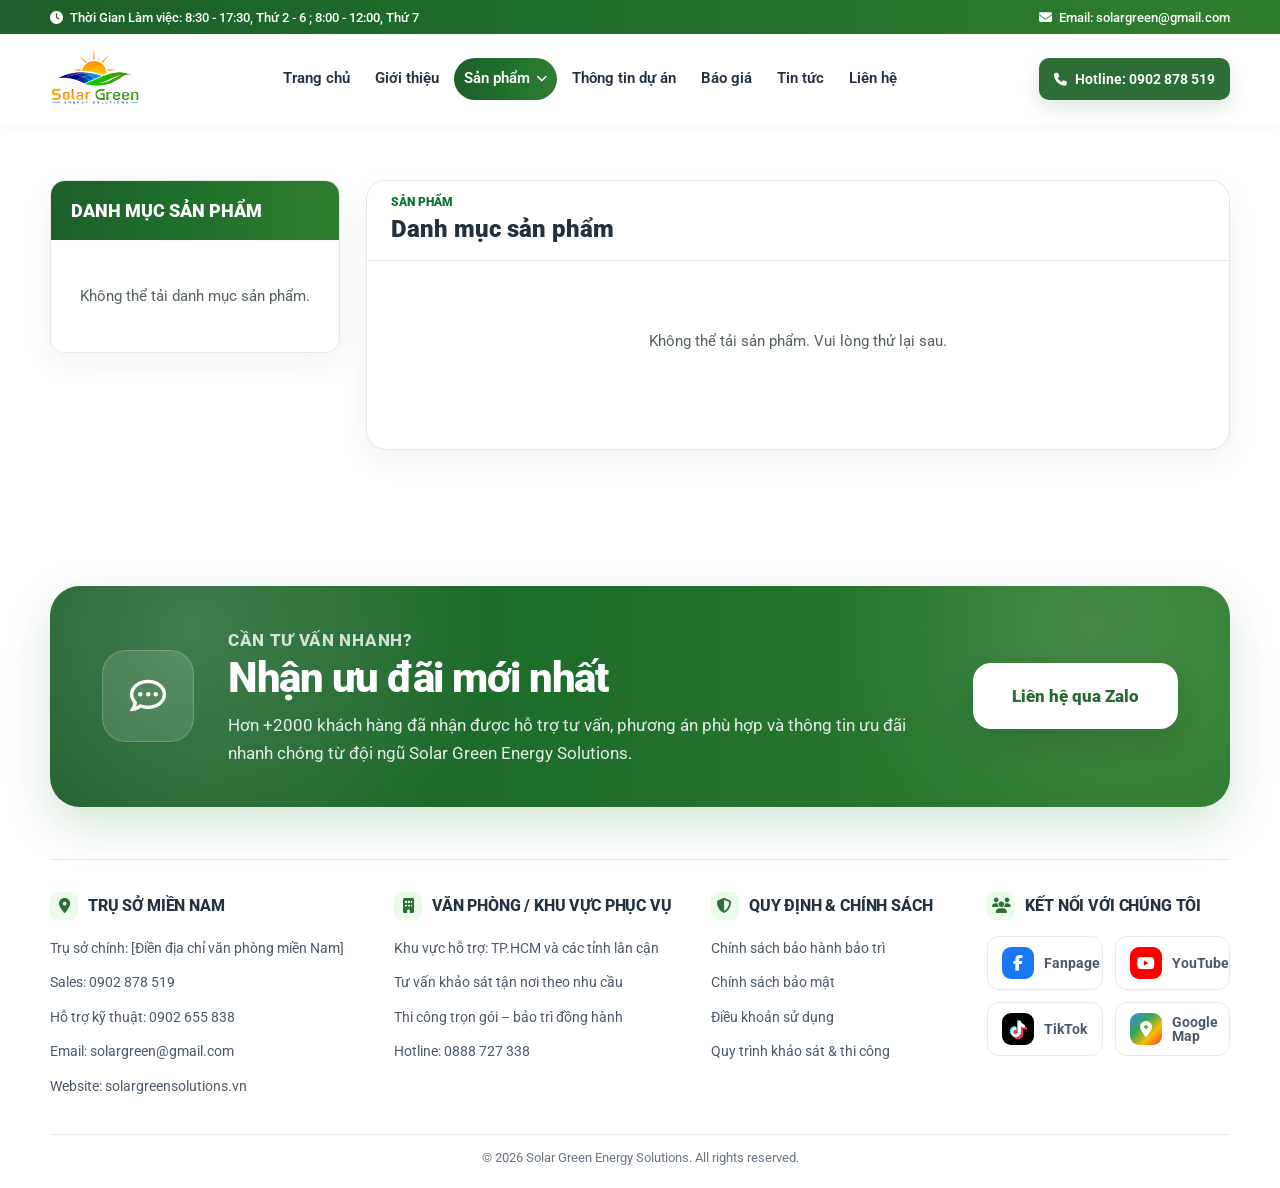
<file: san-pham.html>
<!doctype html>
<html lang="en">
  <head>
    <meta charset="UTF-8" />
    <meta http-equiv="X-UA-Compatible" content="IE=edge" />
    <meta name="viewport" content="width=device-width, initial-scale=1.0" />

    <!-- Primary SEO -->
    <title>
      Solar Green Energy Solutions | Giải Pháp Điện Mặt Trời Trọn Gói
    </title>
    <meta
      name="description"
      content="Solar Green Energy Solutions cung cấp giải pháp điện mặt trời trọn gói cho gia đình, cơ sở kinh doanh và doanh nghiệp: tư vấn, khảo sát, thiết kế, thi công, bảo trì và đồng hành lâu dài."
    />
    <meta
      name="keywords"
      content="Solar Green Energy Solutions, điện mặt trời, điện mặt trời gia đình, điện mặt trời doanh nghiệp, điện mặt trời áp mái, lắp đặt solar, hệ thống điện mặt trời"
    />
    <meta name="robots" content="index, follow" />
    <meta name="author" content="Solar Green Energy Solutions" />
    <meta name="theme-color" content="#00DC00" />

    <!-- Canonical -->
    <link rel="canonical" href="https://solargreensolutions.vn/" />

    <!-- Favicon -->
    <link rel="icon" type="image/png" href="/assets/logosolar.png" />
    <link rel="apple-touch-icon" href="/assets/images/apple-touch-icon.png" />

    <!-- Fonts: Roboto -->
    <link rel="preconnect" href="https://fonts.googleapis.com" />
    <link rel="preconnect" href="https://fonts.gstatic.com" crossorigin />
    <link
      href="https://fonts.googleapis.com/css2?family=Roboto:wght@300;400;500;700;900&display=swap"
      rel="stylesheet"
    />

    <!-- Icons: Font Awesome -->
    <link
      rel="stylesheet"
      href="https://cdnjs.cloudflare.com/ajax/libs/font-awesome/6.5.2/css/all.min.css"
    />

    <!-- Open Graph / Facebook / Zalo -->
    <meta property="og:type" content="website" />
    <meta property="og:locale" content="vi_VN" />
    <meta property="og:site_name" content="Solar Green Energy Solutions" />
    <meta
      property="og:title"
      content="Solar Green Energy Solutions | Giải Pháp Điện Mặt Trời Trọn Gói"
    />
    <meta
      property="og:description"
      content="Tư vấn, khảo sát, thiết kế, thi công và bảo trì hệ thống điện mặt trời trọn gói cho gia đình, kinh doanh và doanh nghiệp."
    />
    <meta property="og:url" content="https://solargreensolutions.vn/" />
    <meta
      property="og:image"
      content="https://solargreensolutions.vn/assets/images/solar-green-og.jpg"
    />
    <meta property="og:image:alt" content="Solar Green Energy Solutions" />

    <!-- Twitter Card -->
    <meta name="twitter:card" content="summary_large_image" />
    <meta
      name="twitter:title"
      content="Solar Green Energy Solutions | Giải Pháp Điện Mặt Trời Trọn Gói"
    />
    <meta
      name="twitter:description"
      content="Giải pháp điện mặt trời trọn gói: tư vấn đúng nhu cầu, thi công an toàn, bảo trì đồng hành lâu dài."
    />
    <meta
      name="twitter:image"
      content="https://solargreensolutions.vn/assets/images/solar-green-og.jpg"
    />

    <!-- CSS -->
    <link rel="stylesheet" href="css/reset.css" />
    <link rel="stylesheet" href="css/header.css" />
    <link rel="stylesheet" href="css/footer.css" />
    <link rel="stylesheet" href="css/product.css" />
    <link rel="stylesheet" href="css/components.css" />
    <link rel="stylesheet" href="css/brandcpn.css" />

    <!-- Schema SEO / EEAT -->
    <script type="application/ld+json">
      {
        "@context": "https://schema.org",
        "@type": "LocalBusiness",
        "name": "Solar Green Energy Solutions",
        "url": "https://solargreensolutions.vn",
        "logo": "https://solargreensolutions.vn/assets/images/logo-solar-green.png",
        "image": "https://solargreensolutions.vn/assets/images/solar-green-og.jpg",
        "description": "Solar Green Energy Solutions cung cấp giải pháp điện mặt trời trọn gói cho gia đình, cơ sở kinh doanh và doanh nghiệp.",
        "telephone": "0902878519",
        "email": "solargreen@gmail.com",
        "areaServed": {
          "@type": "Country",
          "name": "Vietnam"
        },
        "priceRange": "$$",
        "sameAs": [
          "https://www.facebook.com/",
          "https://www.youtube.com/",
          "https://www.tiktok.com/"
        ]
      }
    </script>
  </head>
  <!-- FIXED SOCIAL CONTACT -->
  <div class="sg-fixed-contact" id="sgFixedContact">
    <a
      href="https://www.facebook.com/"
      class="sg-fixed-contact-item is-facebook"
      target="_blank"
      rel="noopener"
      aria-label="Fanpage Solar Green"
    >
      <i class="fa-brands fa-facebook-f"></i>
      <span>Fanpage</span>
    </a>

    <a
      href="https://zalo.me/0902878519"
      class="sg-fixed-contact-item is-zalo"
      target="_blank"
      rel="noopener"
      aria-label="Zalo Solar Green"
    >
      <strong>Zalo</strong>
      <span>Zalo</span>
    </a>

    <a
      href="https://www.tiktok.com/"
      class="sg-fixed-contact-item is-tiktok"
      target="_blank"
      rel="noopener"
      aria-label="TikTok Solar Green"
    >
      <i class="fa-brands fa-tiktok"></i>
      <span>TikTok</span>
    </a>

    <a
      href="https://maps.google.com/?q=10/29%20Ấp%2016%20Xã%20Đông%20Thạnh"
      class="sg-fixed-contact-item is-map"
      target="_blank"
      rel="noopener"
      aria-label="Bản đồ Solar Green"
    >
      <i class="fa-solid fa-location-dot"></i>
      <span>Map</span>
    </a>
  </div>
  <body>
    <header class="sg-header" id="sgHeader">
      <!-- Topbar -->
      <div class="sg-topbar">
        <div class="sg-container sg-topbar-wrap">
          <div class="sg-topbar-left">
            <span class="sg-topbar-item">
              <i class="fa-solid fa-clock"></i>
              Thời Gian Làm việc: 8:30 - 17:30, Thứ 2 - 6 ; 8:00 - 12:00, Thứ 7
            </span>
          </div>

          <div class="sg-topbar-right">
            <a href="mailto:solargreen@gmail.com" class="sg-topbar-item">
              <i class="fa-solid fa-envelope"></i>
              Email: solargreen@gmail.com
            </a>
          </div>
        </div>
      </div>

      <!-- Main header -->
      <div class="sg-header-main">
        <div class="sg-container sg-header-wrap">
          <a href="/" class="sg-logo" aria-label="Solar Green Energy Solutions">
            <img
              src="/assets/logosolar.png"
              alt="Solar Green Energy Solutions"
            />
          </a>

          <nav class="sg-nav" id="sgNav" aria-label="Main navigation">
            <a href="/">Trang chủ</a>
            <a href="gioi-thieu.html">Giới thiệu</a>

            <div class="sg-nav-dropdown sg-nav-product" id="sgProductNav">
              <a href="/san-pham.html" class="sg-nav-dropdown-btn active">
                Sản phẩm
                <i class="fa-solid fa-chevron-down"></i>
              </a>

              <div class="sg-dropdown-menu" id="sgProductHeaderDropdown">
                <div class="sg-product-header-loading">
                  Đang tải danh mục...
                </div>
              </div>
            </div>

            <a href="/du-an.html">Thông tin dự án</a>
            <a href="/bao-gia.html">Báo giá</a>
            <a href="/tin-tuc.html">Tin tức</a>
            <a href="/lien-he.html">Liên hệ</a>
          </nav>

          <div class="sg-header-actions">
            <a href="tel:0902878519" class="sg-hotline-btn">
              <i class="fa-solid fa-phone"></i>
              Hotline: 0902 878 519
            </a>

            <button
              class="sg-menu-toggle"
              id="sgMenuToggle"
              type="button"
              aria-label="Mở menu"
              aria-expanded="false"
              aria-controls="sgNav"
            >
              <span></span>
              <span></span>
              <span></span>
            </button>
          </div>
        </div>
      </div>
    </header>
    <main id="main-content">
      <!-- PRODUCT PAGE -->
      <section class="sgp-section">
        <div class="sg-container">
          <div class="sgp-layout">
            <!-- LEFT CATEGORY -->
            <aside class="sgp-sidebar">
              <div class="sgp-sidebar-head">
                <h2>Danh mục sản phẩm</h2>
              </div>

              <div class="sgp-category-api-render" id="sgpCategoryRender">
                <div class="sgp-loading">Đang tải danh mục...</div>
              </div>
            </aside>

            <!-- RIGHT CONTENT -->
            <main class="sgp-main">
              <div class="sgp-main-head">
                <div>
                  <span id="sgpCurrentPath">Sản phẩm</span>
                  <h1 id="sgpCurrentTitle">Danh mục sản phẩm</h1>
                </div>

                <button class="sgp-back" id="sgpBackBtn" type="button">
                  <i class="fa-solid fa-arrow-left"></i>
                  Quay lại danh sách
                </button>
              </div>

              <div class="sgp-render" id="sgpRender">
                <div class="sgp-loading">Đang tải sản phẩm...</div>
              </div>

              <div class="sgp-load-more-wrap">
                <button
                  class="sgp-load-more is-hide"
                  id="sgpLoadMoreBtn"
                  type="button"
                >
                  Xem thêm sản phẩm
                  <i class="fa-solid fa-arrow-down"></i>
                </button>
              </div>
            </main>
          </div>
        </div>
      </section>
    </main>
    <footer class="sg-footer">
      <!-- CTA Footer -->
      <section class="sg-footer-cta">
        <div class="sg-container">
          <div class="sg-cta-box">
            <div class="sg-cta-icon">
              <i class="fa-regular fa-comment-dots"></i>
            </div>

            <div class="sg-cta-content">
              <p class="sg-cta-label">CẦN TƯ VẤN NHANH?</p>
              <h2>Nhận ưu đãi mới nhất</h2>
              <p>
                Hơn +2000 khách hàng đã nhận được hỗ trợ tư vấn, phương án phù
                hợp và thông tin ưu đãi nhanh chóng từ đội ngũ Solar Green
                Energy Solutions.
              </p>
            </div>

            <div class="sg-cta-action">
              <a
                href="https://zalo.me/0902878519"
                target="_blank"
                rel="noopener"
                class="sg-zalo-btn"
              >
                Liên hệ qua Zalo
              </a>
            </div>
          </div>
        </div>
      </section>

      <!-- Main footer -->
      <div class="sg-footer-main">
        <div class="sg-container">
          <div class="sg-footer-grid">
            <!-- Column 1 -->
            <div class="sg-footer-col">
              <h3><i class="fa-solid fa-location-dot"></i> TRỤ SỞ MIỀN NAM</h3>
              <ul>
                <li>Trụ sở chính: [Điền địa chỉ văn phòng miền Nam]</li>
                <li>Sales: 0902 878 519</li>
                <li>Hỗ trợ kỹ thuật: 0902 655 838</li>
                <li>Email: solargreen@gmail.com</li>
                <li>Website: solargreensolutions.vn</li>
              </ul>
            </div>

            <!-- Column 2 -->
            <div class="sg-footer-col">
              <h3>
                <i class="fa-solid fa-building"></i> VĂN PHÒNG / KHU VỰC PHỤC VỤ
              </h3>
              <ul>
                <li>Khu vực hỗ trợ: TP.HCM và các tỉnh lân cận</li>
                <li>Tư vấn khảo sát tận nơi theo nhu cầu</li>
                <li>Thi công trọn gói – bảo trì đồng hành</li>
                <li>Hotline: 0888 727 338</li>
              </ul>
            </div>

            <!-- Column 3 -->
            <div class="sg-footer-col">
              <h3>
                <i class="fa-solid fa-shield-halved"></i> QUY ĐỊNH & CHÍNH SÁCH
              </h3>
              <ul>
                <li>
                  <a href="/chinh-sach-bao-hanh.html"
                    >Chính sách bảo hành bảo trì</a
                  >
                </li>
                <li>
                  <a href="/chinh-sach-bao-mat.html">Chính sách bảo mật</a>
                </li>
                <li>
                  <a href="/dieu-khoan-su-dung.html">Điều khoản sử dụng</a>
                </li>
                <li>
                  <a href="/chinh-sach-khao-sat.html"
                    >Quy trình khảo sát & thi công</a
                  >
                </li>
              </ul>
            </div>

            <!-- Column 4 -->
            <div class="sg-footer-col">
              <h3><i class="fa-solid fa-users"></i> KẾT NỐI VỚI CHÚNG TÔI</h3>

              <div class="sg-social-grid">
                <a href="#" class="sg-social-box sg-social-facebook">
                  <i class="fa-brands fa-facebook-f"></i>
                  <span>Fanpage</span>
                </a>

                <a href="#" class="sg-social-box sg-social-youtube">
                  <i class="fa-brands fa-youtube"></i>
                  <span>YouTube</span>
                </a>

                <a href="#" class="sg-social-box sg-social-tiktok">
                  <i class="fa-brands fa-tiktok"></i>
                  <span>TikTok</span>
                </a>

                <a href="#" class="sg-social-box sg-social-map">
                  <i class="fa-solid fa-location-dot"></i>
                  <span>Google Map</span>
                </a>
              </div>
            </div>
          </div>

          <div class="sg-footer-bottom">
            <p>© 2026 Solar Green Energy Solutions. All rights reserved.</p>
          </div>
        </div>
      </div>
    </footer>
    <script src="/js/header.js"></script>
    <script src="/js/product.js"></script>
  </body>
</html>
</file>
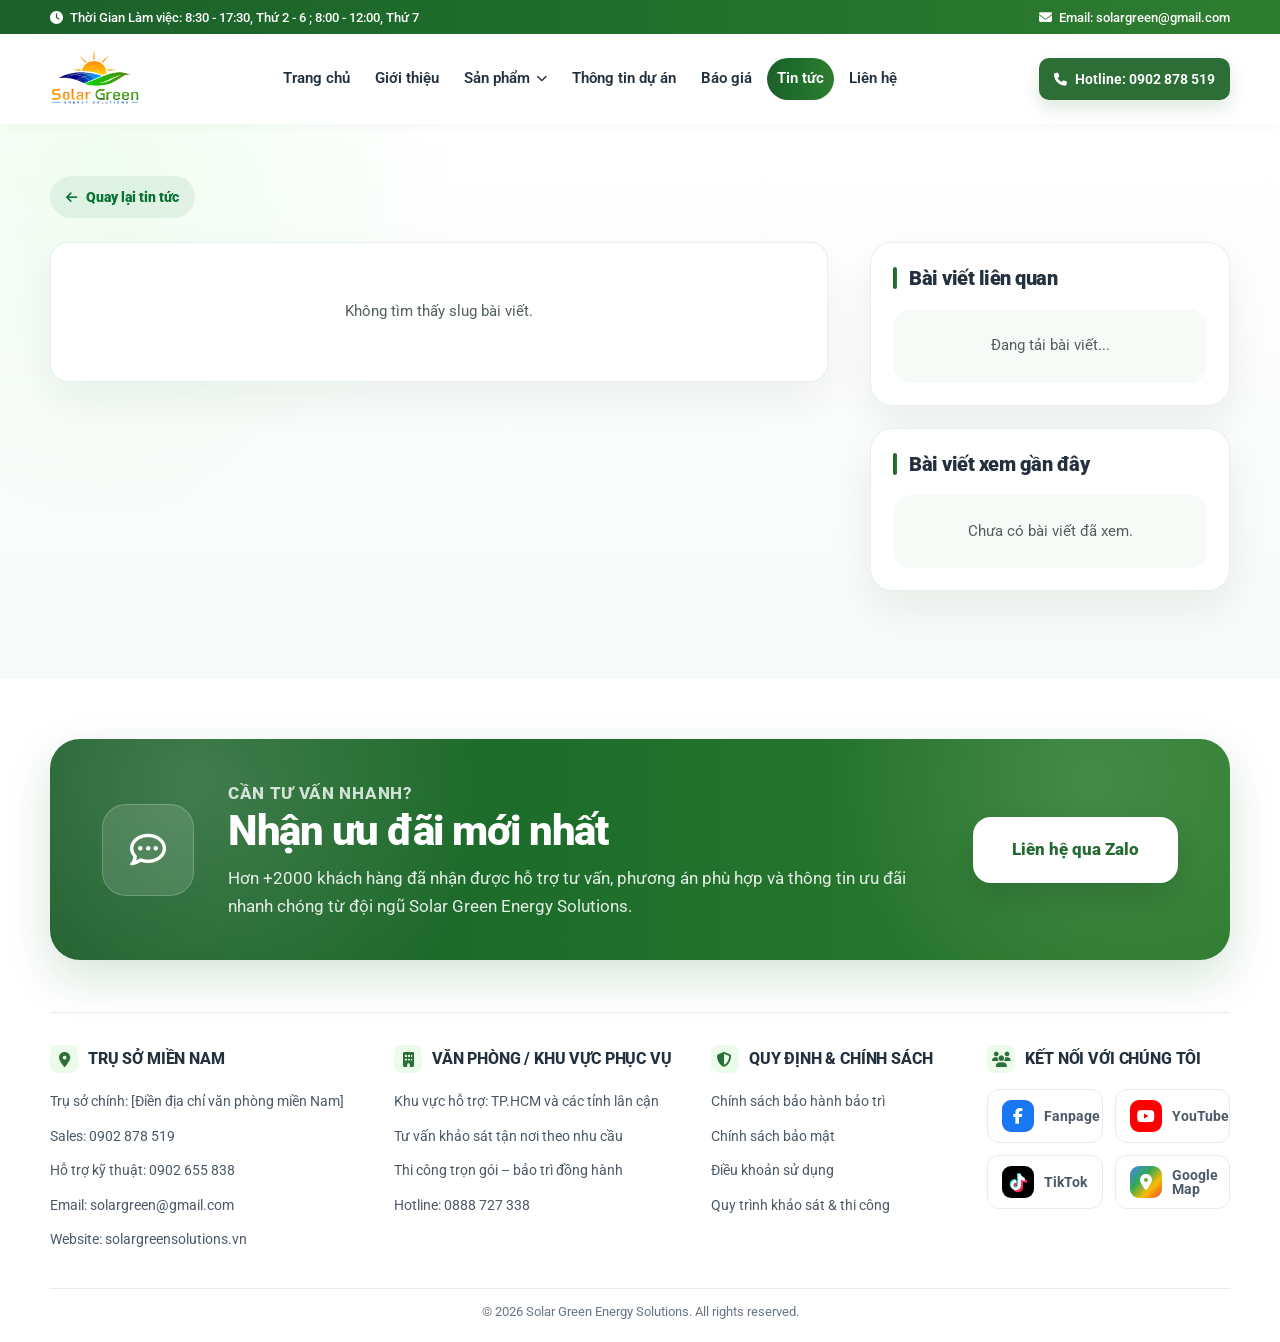
<file: tin-tuc-chi-tiet.html>
<!doctype html>
<html lang="en">
  <head>
    <meta charset="UTF-8" />
    <meta http-equiv="X-UA-Compatible" content="IE=edge" />
    <meta name="viewport" content="width=device-width, initial-scale=1.0" />

    <!-- Primary SEO -->
    <title>
      Solar Green Energy Solutions | Giải Pháp Điện Mặt Trời Trọn Gói
    </title>
    <meta
      name="description"
      content="Solar Green Energy Solutions cung cấp giải pháp điện mặt trời trọn gói cho gia đình, cơ sở kinh doanh và doanh nghiệp: tư vấn, khảo sát, thiết kế, thi công, bảo trì và đồng hành lâu dài."
    />
    <meta
      name="keywords"
      content="Solar Green Energy Solutions, điện mặt trời, điện mặt trời gia đình, điện mặt trời doanh nghiệp, điện mặt trời áp mái, lắp đặt solar, hệ thống điện mặt trời"
    />
    <meta name="robots" content="index, follow" />
    <meta name="author" content="Solar Green Energy Solutions" />
    <meta name="theme-color" content="#00DC00" />

    <!-- Canonical -->
    <link rel="canonical" href="https://solargreensolutions.vn/" />

    <!-- Favicon -->
    <link rel="icon" type="image/png" href="/assets/logosolar.png" />
    <link rel="apple-touch-icon" href="/assets/images/apple-touch-icon.png" />

    <!-- Fonts: Roboto -->
    <link rel="preconnect" href="https://fonts.googleapis.com" />
    <link rel="preconnect" href="https://fonts.gstatic.com" crossorigin />
    <link
      href="https://fonts.googleapis.com/css2?family=Roboto:wght@300;400;500;700;900&display=swap"
      rel="stylesheet"
    />

    <!-- Icons: Font Awesome -->
    <link
      rel="stylesheet"
      href="https://cdnjs.cloudflare.com/ajax/libs/font-awesome/6.5.2/css/all.min.css"
    />

    <!-- Open Graph / Facebook / Zalo -->
    <meta property="og:type" content="website" />
    <meta property="og:locale" content="vi_VN" />
    <meta property="og:site_name" content="Solar Green Energy Solutions" />
    <meta
      property="og:title"
      content="Solar Green Energy Solutions | Giải Pháp Điện Mặt Trời Trọn Gói"
    />
    <meta
      property="og:description"
      content="Tư vấn, khảo sát, thiết kế, thi công và bảo trì hệ thống điện mặt trời trọn gói cho gia đình, kinh doanh và doanh nghiệp."
    />
    <meta property="og:url" content="https://solargreensolutions.vn/" />
    <meta
      property="og:image"
      content="https://solargreensolutions.vn/assets/images/solar-green-og.jpg"
    />
    <meta property="og:image:alt" content="Solar Green Energy Solutions" />

    <!-- Twitter Card -->
    <meta name="twitter:card" content="summary_large_image" />
    <meta
      name="twitter:title"
      content="Solar Green Energy Solutions | Giải Pháp Điện Mặt Trời Trọn Gói"
    />
    <meta
      name="twitter:description"
      content="Giải pháp điện mặt trời trọn gói: tư vấn đúng nhu cầu, thi công an toàn, bảo trì đồng hành lâu dài."
    />
    <meta
      name="twitter:image"
      content="https://solargreensolutions.vn/assets/images/solar-green-og.jpg"
    />

    <!-- CSS -->
    <link rel="stylesheet" href="css/reset.css" />
    <link rel="stylesheet" href="css/header.css" />
    <link rel="stylesheet" href="css/footer.css" />
    <link rel="stylesheet" href="css/blogdtl.css" />
    <link rel="stylesheet" href="css/components.css" />
    <link rel="stylesheet" href="css/brandcpn.css" />

    <!-- Schema SEO / EEAT -->
    <script type="application/ld+json">
      {
        "@context": "https://schema.org",
        "@type": "LocalBusiness",
        "name": "Solar Green Energy Solutions",
        "url": "https://solargreensolutions.vn",
        "logo": "https://solargreensolutions.vn/assets/images/logo-solar-green.png",
        "image": "https://solargreensolutions.vn/assets/images/solar-green-og.jpg",
        "description": "Solar Green Energy Solutions cung cấp giải pháp điện mặt trời trọn gói cho gia đình, cơ sở kinh doanh và doanh nghiệp.",
        "telephone": "0902878519",
        "email": "solargreen@gmail.com",
        "areaServed": {
          "@type": "Country",
          "name": "Vietnam"
        },
        "priceRange": "$$",
        "sameAs": [
          "https://www.facebook.com/",
          "https://www.youtube.com/",
          "https://www.tiktok.com/"
        ]
      }
    </script>
  </head>
  <!-- FIXED SOCIAL CONTACT -->
  <div class="sg-fixed-contact" id="sgFixedContact">
    <a
      href="https://www.facebook.com/"
      class="sg-fixed-contact-item is-facebook"
      target="_blank"
      rel="noopener"
      aria-label="Fanpage Solar Green"
    >
      <i class="fa-brands fa-facebook-f"></i>
      <span>Fanpage</span>
    </a>

    <a
      href="https://zalo.me/0902878519"
      class="sg-fixed-contact-item is-zalo"
      target="_blank"
      rel="noopener"
      aria-label="Zalo Solar Green"
    >
      <strong>Zalo</strong>
      <span>Zalo</span>
    </a>

    <a
      href="https://www.tiktok.com/"
      class="sg-fixed-contact-item is-tiktok"
      target="_blank"
      rel="noopener"
      aria-label="TikTok Solar Green"
    >
      <i class="fa-brands fa-tiktok"></i>
      <span>TikTok</span>
    </a>

    <a
      href="https://maps.google.com/?q=10/29%20Ấp%2016%20Xã%20Đông%20Thạnh"
      class="sg-fixed-contact-item is-map"
      target="_blank"
      rel="noopener"
      aria-label="Bản đồ Solar Green"
    >
      <i class="fa-solid fa-location-dot"></i>
      <span>Map</span>
    </a>
  </div>
  <body>
    <header class="sg-header" id="sgHeader">
      <!-- Topbar -->
      <div class="sg-topbar">
        <div class="sg-container sg-topbar-wrap">
          <div class="sg-topbar-left">
            <span class="sg-topbar-item">
              <i class="fa-solid fa-clock"></i>
              Thời Gian Làm việc: 8:30 - 17:30, Thứ 2 - 6 ; 8:00 - 12:00, Thứ 7
            </span>
          </div>

          <div class="sg-topbar-right">
            <a href="mailto:solargreen@gmail.com" class="sg-topbar-item">
              <i class="fa-solid fa-envelope"></i>
              Email: solargreen@gmail.com
            </a>
          </div>
        </div>
      </div>

      <!-- Main header -->
      <div class="sg-header-main">
        <div class="sg-container sg-header-wrap">
          <a href="/" class="sg-logo" aria-label="Solar Green Energy Solutions">
            <img
              src="/assets/logosolar.png"
              alt="Solar Green Energy Solutions"
            />
          </a>

          <nav class="sg-nav" id="sgNav" aria-label="Main navigation">
            <a href="/">Trang chủ</a>
            <a href="gioi-thieu.html">Giới thiệu</a>

            <div class="sg-nav-dropdown sg-nav-product" id="sgProductNav">
              <a href="/san-pham.html" class="sg-nav-dropdown-btn">
                Sản phẩm
                <i class="fa-solid fa-chevron-down"></i>
              </a>

              <div class="sg-dropdown-menu" id="sgProductHeaderDropdown">
                <div class="sg-product-header-loading">
                  Đang tải danh mục...
                </div>
              </div>
            </div>

            <a href="/du-an.html">Thông tin dự án</a>
            <a href="/bao-gia.html">Báo giá</a>
            <a href="/tin-tuc.html" class="active">Tin tức</a>
            <a href="/lien-he.html">Liên hệ</a>
          </nav>

          <div class="sg-header-actions">
            <a href="tel:0902878519" class="sg-hotline-btn">
              <i class="fa-solid fa-phone"></i>
              Hotline: 0902 878 519
            </a>

            <button
              class="sg-menu-toggle"
              id="sgMenuToggle"
              type="button"
              aria-label="Mở menu"
              aria-expanded="false"
              aria-controls="sgNav"
            >
              <span></span>
              <span></span>
              <span></span>
            </button>
          </div>
        </div>
      </div>
    </header>
    <main class="sg-blog-detail-page">
      <section class="sg-blog-detail-section">
        <div class="sg-container">
          <a href="/tin-tuc.html" class="sg-blog-detail-back">
            <i class="fa-solid fa-arrow-left"></i>
            Quay lại tin tức
          </a>

          <div class="sg-blog-detail-layout">
            <!-- LEFT DETAIL -->
            <article class="sg-blog-detail-main" id="sgBlogDetailRender">
              <div class="sg-blog-detail-skeleton">Đang tải bài viết...</div>
            </article>

            <!-- RIGHT SIDEBAR -->
            <aside class="sg-blog-detail-sidebar">
              <div class="sg-blog-sidebar-box">
                <div class="sg-blog-sidebar-title">
                  <span></span>
                  <h2>Bài viết liên quan</h2>
                </div>

                <div class="sg-blog-side-list" id="sgRelatedPosts">
                  <div class="sg-blog-side-empty">Đang tải bài viết...</div>
                </div>
              </div>

              <div class="sg-blog-sidebar-box">
                <div class="sg-blog-sidebar-title">
                  <span></span>
                  <h2>Bài viết xem gần đây</h2>
                </div>

                <div class="sg-blog-side-list" id="sgRecentPostsDetail">
                  <div class="sg-blog-side-empty">Chưa có bài viết đã xem.</div>
                </div>
              </div>
            </aside>
          </div>
        </div>
      </section>
    </main>
    <footer class="sg-footer">
      <!-- CTA Footer -->
      <section class="sg-footer-cta">
        <div class="sg-container">
          <div class="sg-cta-box">
            <div class="sg-cta-icon">
              <i class="fa-regular fa-comment-dots"></i>
            </div>

            <div class="sg-cta-content">
              <p class="sg-cta-label">CẦN TƯ VẤN NHANH?</p>
              <h2>Nhận ưu đãi mới nhất</h2>
              <p>
                Hơn +2000 khách hàng đã nhận được hỗ trợ tư vấn, phương án phù
                hợp và thông tin ưu đãi nhanh chóng từ đội ngũ Solar Green
                Energy Solutions.
              </p>
            </div>

            <div class="sg-cta-action">
              <a
                href="https://zalo.me/0902878519"
                target="_blank"
                rel="noopener"
                class="sg-zalo-btn"
              >
                Liên hệ qua Zalo
              </a>
            </div>
          </div>
        </div>
      </section>

      <!-- Main footer -->
      <div class="sg-footer-main">
        <div class="sg-container">
          <div class="sg-footer-grid">
            <!-- Column 1 -->
            <div class="sg-footer-col">
              <h3><i class="fa-solid fa-location-dot"></i> TRỤ SỞ MIỀN NAM</h3>
              <ul>
                <li>Trụ sở chính: [Điền địa chỉ văn phòng miền Nam]</li>
                <li>Sales: 0902 878 519</li>
                <li>Hỗ trợ kỹ thuật: 0902 655 838</li>
                <li>Email: solargreen@gmail.com</li>
                <li>Website: solargreensolutions.vn</li>
              </ul>
            </div>

            <!-- Column 2 -->
            <div class="sg-footer-col">
              <h3>
                <i class="fa-solid fa-building"></i> VĂN PHÒNG / KHU VỰC PHỤC VỤ
              </h3>
              <ul>
                <li>Khu vực hỗ trợ: TP.HCM và các tỉnh lân cận</li>
                <li>Tư vấn khảo sát tận nơi theo nhu cầu</li>
                <li>Thi công trọn gói – bảo trì đồng hành</li>
                <li>Hotline: 0888 727 338</li>
              </ul>
            </div>

            <!-- Column 3 -->
            <div class="sg-footer-col">
              <h3>
                <i class="fa-solid fa-shield-halved"></i> QUY ĐỊNH & CHÍNH SÁCH
              </h3>
              <ul>
                <li>
                  <a href="/chinh-sach-bao-hanh.html"
                    >Chính sách bảo hành bảo trì</a
                  >
                </li>
                <li>
                  <a href="/chinh-sach-bao-mat.html">Chính sách bảo mật</a>
                </li>
                <li>
                  <a href="/dieu-khoan-su-dung.html">Điều khoản sử dụng</a>
                </li>
                <li>
                  <a href="/chinh-sach-khao-sat.html"
                    >Quy trình khảo sát & thi công</a
                  >
                </li>
              </ul>
            </div>

            <!-- Column 4 -->
            <div class="sg-footer-col">
              <h3><i class="fa-solid fa-users"></i> KẾT NỐI VỚI CHÚNG TÔI</h3>

              <div class="sg-social-grid">
                <a href="#" class="sg-social-box sg-social-facebook">
                  <i class="fa-brands fa-facebook-f"></i>
                  <span>Fanpage</span>
                </a>

                <a href="#" class="sg-social-box sg-social-youtube">
                  <i class="fa-brands fa-youtube"></i>
                  <span>YouTube</span>
                </a>

                <a href="#" class="sg-social-box sg-social-tiktok">
                  <i class="fa-brands fa-tiktok"></i>
                  <span>TikTok</span>
                </a>

                <a href="#" class="sg-social-box sg-social-map">
                  <i class="fa-solid fa-location-dot"></i>
                  <span>Google Map</span>
                </a>
              </div>
            </div>
          </div>

          <div class="sg-footer-bottom">
            <p>© 2026 Solar Green Energy Solutions. All rights reserved.</p>
          </div>
        </div>
      </div>
    </footer>
    <script src="/js/header.js"></script>
    <script src="/js/blogdtl.js"></script>
  </body>
</html>
</file>
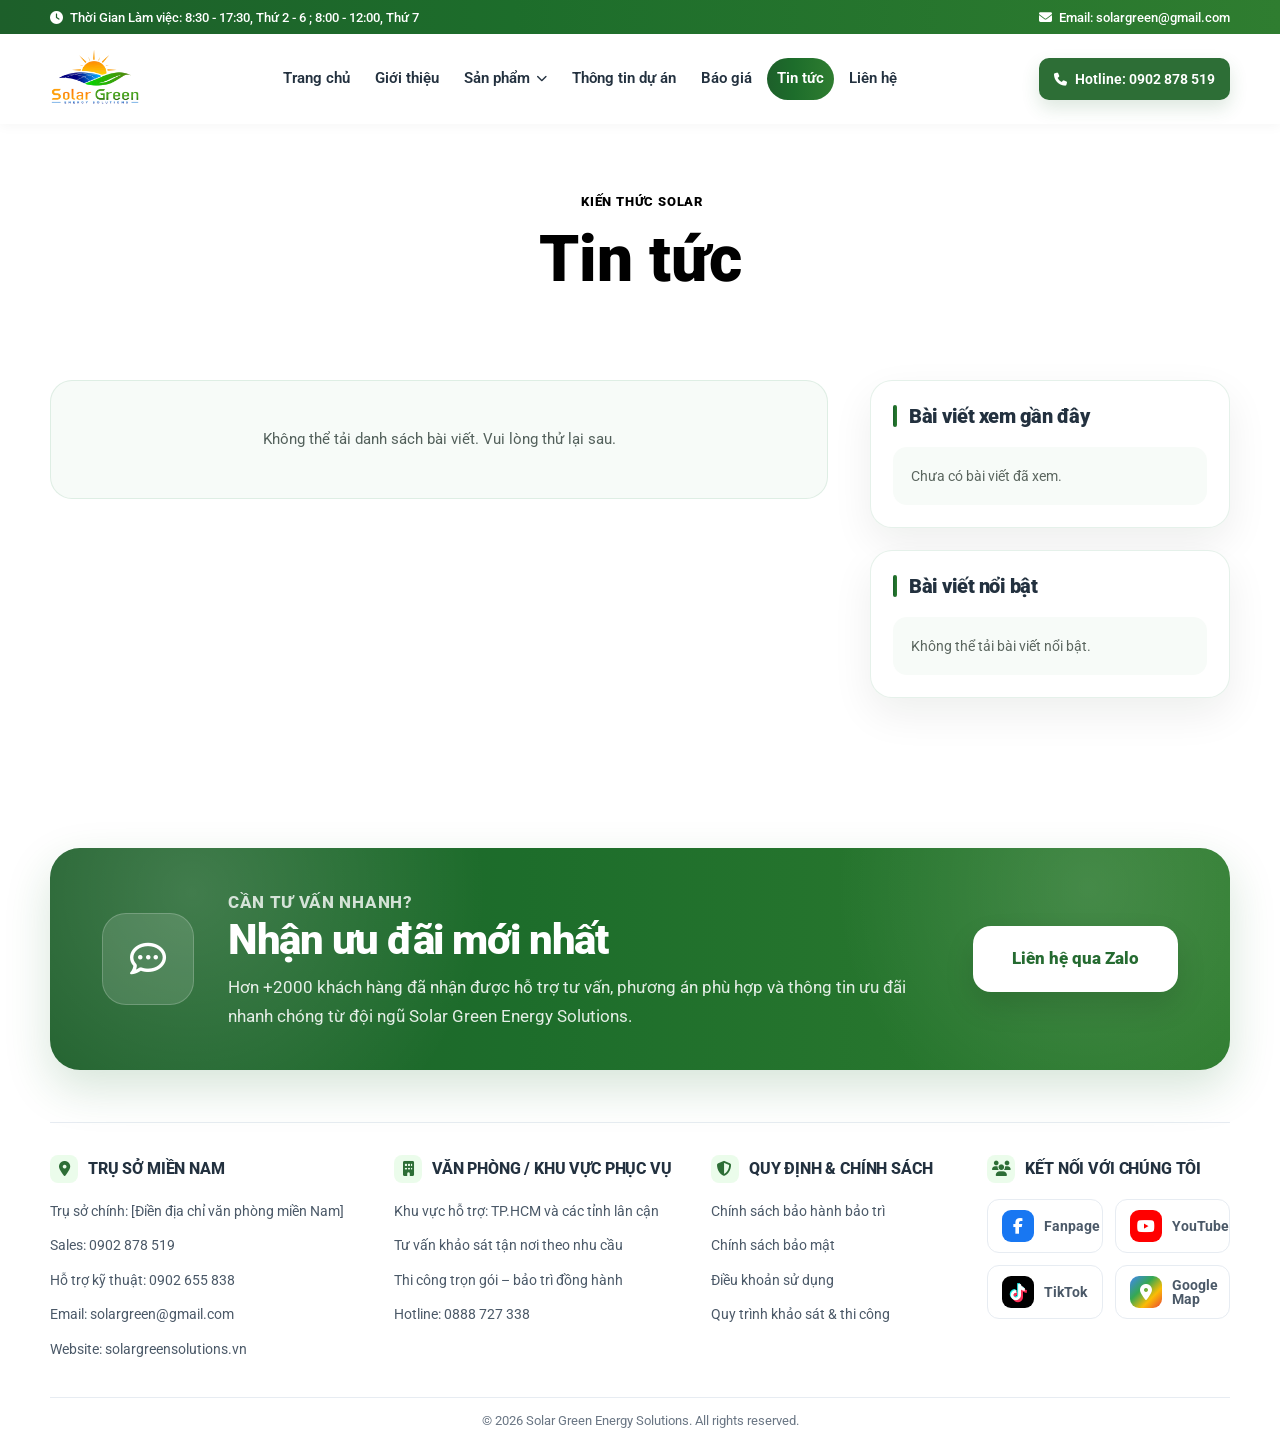
<file: tin-tuc.html>
<!doctype html>
<html lang="en">
  <head>
    <meta charset="UTF-8" />
    <meta http-equiv="X-UA-Compatible" content="IE=edge" />
    <meta name="viewport" content="width=device-width, initial-scale=1.0" />

    <!-- Primary SEO -->
    <title>
      Solar Green Energy Solutions | Giải Pháp Điện Mặt Trời Trọn Gói
    </title>
    <meta
      name="description"
      content="Solar Green Energy Solutions cung cấp giải pháp điện mặt trời trọn gói cho gia đình, cơ sở kinh doanh và doanh nghiệp: tư vấn, khảo sát, thiết kế, thi công, bảo trì và đồng hành lâu dài."
    />
    <meta
      name="keywords"
      content="Solar Green Energy Solutions, điện mặt trời, điện mặt trời gia đình, điện mặt trời doanh nghiệp, điện mặt trời áp mái, lắp đặt solar, hệ thống điện mặt trời"
    />
    <meta name="robots" content="index, follow" />
    <meta name="author" content="Solar Green Energy Solutions" />
    <meta name="theme-color" content="#00DC00" />

    <!-- Canonical -->
    <link rel="canonical" href="https://solargreensolutions.vn/" />

    <!-- Favicon -->
    <link rel="icon" type="image/png" href="/assets/logosolar.png" />
    <link rel="apple-touch-icon" href="/assets/images/apple-touch-icon.png" />

    <!-- Fonts: Roboto -->
    <link rel="preconnect" href="https://fonts.googleapis.com" />
    <link rel="preconnect" href="https://fonts.gstatic.com" crossorigin />
    <link
      href="https://fonts.googleapis.com/css2?family=Roboto:wght@300;400;500;700;900&display=swap"
      rel="stylesheet"
    />

    <!-- Icons: Font Awesome -->
    <link
      rel="stylesheet"
      href="https://cdnjs.cloudflare.com/ajax/libs/font-awesome/6.5.2/css/all.min.css"
    />

    <!-- Open Graph / Facebook / Zalo -->
    <meta property="og:type" content="website" />
    <meta property="og:locale" content="vi_VN" />
    <meta property="og:site_name" content="Solar Green Energy Solutions" />
    <meta
      property="og:title"
      content="Solar Green Energy Solutions | Giải Pháp Điện Mặt Trời Trọn Gói"
    />
    <meta
      property="og:description"
      content="Tư vấn, khảo sát, thiết kế, thi công và bảo trì hệ thống điện mặt trời trọn gói cho gia đình, kinh doanh và doanh nghiệp."
    />
    <meta property="og:url" content="https://solargreensolutions.vn/" />
    <meta
      property="og:image"
      content="https://solargreensolutions.vn/assets/images/solar-green-og.jpg"
    />
    <meta property="og:image:alt" content="Solar Green Energy Solutions" />

    <!-- Twitter Card -->
    <meta name="twitter:card" content="summary_large_image" />
    <meta
      name="twitter:title"
      content="Solar Green Energy Solutions | Giải Pháp Điện Mặt Trời Trọn Gói"
    />
    <meta
      name="twitter:description"
      content="Giải pháp điện mặt trời trọn gói: tư vấn đúng nhu cầu, thi công an toàn, bảo trì đồng hành lâu dài."
    />
    <meta
      name="twitter:image"
      content="https://solargreensolutions.vn/assets/images/solar-green-og.jpg"
    />

    <!-- CSS -->
    <link rel="stylesheet" href="css/reset.css" />
    <link rel="stylesheet" href="css/header.css" />
    <link rel="stylesheet" href="css/footer.css" />
    <link rel="stylesheet" href="css/blog.css" />
    <link rel="stylesheet" href="css/components.css" />
    <link rel="stylesheet" href="css/brandcpn.css" />

    <!-- Schema SEO / EEAT -->
    <script type="application/ld+json">
      {
        "@context": "https://schema.org",
        "@type": "LocalBusiness",
        "name": "Solar Green Energy Solutions",
        "url": "https://solargreensolutions.vn",
        "logo": "https://solargreensolutions.vn/assets/images/logo-solar-green.png",
        "image": "https://solargreensolutions.vn/assets/images/solar-green-og.jpg",
        "description": "Solar Green Energy Solutions cung cấp giải pháp điện mặt trời trọn gói cho gia đình, cơ sở kinh doanh và doanh nghiệp.",
        "telephone": "0902878519",
        "email": "solargreen@gmail.com",
        "areaServed": {
          "@type": "Country",
          "name": "Vietnam"
        },
        "priceRange": "$$",
        "sameAs": [
          "https://www.facebook.com/",
          "https://www.youtube.com/",
          "https://www.tiktok.com/"
        ]
      }
    </script>
  </head>
  <!-- FIXED SOCIAL CONTACT -->
  <div class="sg-fixed-contact" id="sgFixedContact">
    <a
      href="https://www.facebook.com/"
      class="sg-fixed-contact-item is-facebook"
      target="_blank"
      rel="noopener"
      aria-label="Fanpage Solar Green"
    >
      <i class="fa-brands fa-facebook-f"></i>
      <span>Fanpage</span>
    </a>

    <a
      href="https://zalo.me/0902878519"
      class="sg-fixed-contact-item is-zalo"
      target="_blank"
      rel="noopener"
      aria-label="Zalo Solar Green"
    >
      <strong>Zalo</strong>
      <span>Zalo</span>
    </a>

    <a
      href="https://www.tiktok.com/"
      class="sg-fixed-contact-item is-tiktok"
      target="_blank"
      rel="noopener"
      aria-label="TikTok Solar Green"
    >
      <i class="fa-brands fa-tiktok"></i>
      <span>TikTok</span>
    </a>

    <a
      href="https://maps.google.com/?q=10/29%20Ấp%2016%20Xã%20Đông%20Thạnh"
      class="sg-fixed-contact-item is-map"
      target="_blank"
      rel="noopener"
      aria-label="Bản đồ Solar Green"
    >
      <i class="fa-solid fa-location-dot"></i>
      <span>Map</span>
    </a>
  </div>
  <body>
    <header class="sg-header" id="sgHeader">
      <!-- Topbar -->
      <div class="sg-topbar">
        <div class="sg-container sg-topbar-wrap">
          <div class="sg-topbar-left">
            <span class="sg-topbar-item">
              <i class="fa-solid fa-clock"></i>
              Thời Gian Làm việc: 8:30 - 17:30, Thứ 2 - 6 ; 8:00 - 12:00, Thứ 7
            </span>
          </div>

          <div class="sg-topbar-right">
            <a href="mailto:solargreen@gmail.com" class="sg-topbar-item">
              <i class="fa-solid fa-envelope"></i>
              Email: solargreen@gmail.com
            </a>
          </div>
        </div>
      </div>

      <!-- Main header -->
      <div class="sg-header-main">
        <div class="sg-container sg-header-wrap">
          <a href="/" class="sg-logo" aria-label="Solar Green Energy Solutions">
            <img
              src="/assets/logosolar.png"
              alt="Solar Green Energy Solutions"
            />
          </a>

          <nav class="sg-nav" id="sgNav" aria-label="Main navigation">
            <a href="/">Trang chủ</a>
            <a href="gioi-thieu.html">Giới thiệu</a>

            <div class="sg-nav-dropdown sg-nav-product" id="sgProductNav">
              <a href="/san-pham.html" class="sg-nav-dropdown-btn">
                Sản phẩm
                <i class="fa-solid fa-chevron-down"></i>
              </a>

              <div class="sg-dropdown-menu" id="sgProductHeaderDropdown">
                <div class="sg-product-header-loading">
                  Đang tải danh mục...
                </div>
              </div>
            </div>

            <a href="/du-an.html">Thông tin dự án</a>
            <a href="/bao-gia.html">Báo giá</a>
            <a href="/tin-tuc.html" class="active">Tin tức</a>
            <a href="/lien-he.html">Liên hệ</a>
          </nav>

          <div class="sg-header-actions">
            <a href="tel:0902878519" class="sg-hotline-btn">
              <i class="fa-solid fa-phone"></i>
              Hotline: 0902 878 519
            </a>

            <button
              class="sg-menu-toggle"
              id="sgMenuToggle"
              type="button"
              aria-label="Mở menu"
              aria-expanded="false"
              aria-controls="sgNav"
            >
              <span></span>
              <span></span>
              <span></span>
            </button>
          </div>
        </div>
      </div>
    </header>
    <main class="sg-news-page">
      <!-- NEWS INTRO -->
      <section class="sg-news-page-intro">
        <div class="sg-container">
          <div class="sg-news-page-head">
            <div class="headline">
              <span>Kiến thức Solar</span>
              <h1>Tin tức</h1>
            </div>

            <!-- <p>
              Cập nhật kiến thức, xu hướng và các thông tin hữu ích về điện năng
              lượng mặt trời, giúp khách hàng hiểu rõ hơn trước khi lựa chọn
              giải pháp phù hợp.
            </p> -->
          </div>
        </div>
      </section>

      <!-- NEWS LIST -->
      <section class="sg-news-paper-section">
        <div class="sg-container">
          <div class="sg-news-paper-layout">
            <!-- LEFT: NEWS LIST -->
            <main class="sg-news-paper-main">
              <div class="sg-news-paper-list" id="sgNewsPageGrid">
                <!-- JS render bài viết -->
              </div>

              <div class="sg-news-load-more-wrap">
                <button
                  class="sg-news-load-more"
                  id="sgNewsLoadMore"
                  type="button"
                >
                  Xem thêm bài viết
                  <i class="fa-solid fa-arrow-down"></i>
                </button>
              </div>
            </main>

            <!-- RIGHT: SIDEBAR -->
            <aside class="sg-news-sidebar">
              <div class="sg-news-sidebar-box">
                <div class="sg-news-sidebar-title">
                  <span></span>
                  <h2>Bài viết xem gần đây</h2>
                </div>

                <div class="sg-news-side-list" id="sgRecentPosts">
                  <div class="sg-news-side-empty">Chưa có bài viết đã xem.</div>
                </div>
              </div>

              <div class="sg-news-sidebar-box">
                <div class="sg-news-sidebar-title">
                  <span></span>
                  <h2>Bài viết nổi bật</h2>
                </div>

                <div class="sg-news-side-list" id="sgFeaturedPosts">
                  <div class="sg-news-side-empty">Đang tải bài viết...</div>
                </div>
              </div>
            </aside>
          </div>
        </div>
      </section>
    </main>
    <footer class="sg-footer">
      <!-- CTA Footer -->
      <section class="sg-footer-cta">
        <div class="sg-container">
          <div class="sg-cta-box">
            <div class="sg-cta-icon">
              <i class="fa-regular fa-comment-dots"></i>
            </div>

            <div class="sg-cta-content">
              <p class="sg-cta-label">CẦN TƯ VẤN NHANH?</p>
              <h2>Nhận ưu đãi mới nhất</h2>
              <p>
                Hơn +2000 khách hàng đã nhận được hỗ trợ tư vấn, phương án phù
                hợp và thông tin ưu đãi nhanh chóng từ đội ngũ Solar Green
                Energy Solutions.
              </p>
            </div>

            <div class="sg-cta-action">
              <a
                href="https://zalo.me/0902878519"
                target="_blank"
                rel="noopener"
                class="sg-zalo-btn"
              >
                Liên hệ qua Zalo
              </a>
            </div>
          </div>
        </div>
      </section>

      <!-- Main footer -->
      <div class="sg-footer-main">
        <div class="sg-container">
          <div class="sg-footer-grid">
            <!-- Column 1 -->
            <div class="sg-footer-col">
              <h3><i class="fa-solid fa-location-dot"></i> TRỤ SỞ MIỀN NAM</h3>
              <ul>
                <li>Trụ sở chính: [Điền địa chỉ văn phòng miền Nam]</li>
                <li>Sales: 0902 878 519</li>
                <li>Hỗ trợ kỹ thuật: 0902 655 838</li>
                <li>Email: solargreen@gmail.com</li>
                <li>Website: solargreensolutions.vn</li>
              </ul>
            </div>

            <!-- Column 2 -->
            <div class="sg-footer-col">
              <h3>
                <i class="fa-solid fa-building"></i> VĂN PHÒNG / KHU VỰC PHỤC VỤ
              </h3>
              <ul>
                <li>Khu vực hỗ trợ: TP.HCM và các tỉnh lân cận</li>
                <li>Tư vấn khảo sát tận nơi theo nhu cầu</li>
                <li>Thi công trọn gói – bảo trì đồng hành</li>
                <li>Hotline: 0888 727 338</li>
              </ul>
            </div>

            <!-- Column 3 -->
            <div class="sg-footer-col">
              <h3>
                <i class="fa-solid fa-shield-halved"></i> QUY ĐỊNH & CHÍNH SÁCH
              </h3>
              <ul>
                <li>
                  <a href="/chinh-sach-bao-hanh.html"
                    >Chính sách bảo hành bảo trì</a
                  >
                </li>
                <li>
                  <a href="/chinh-sach-bao-mat.html">Chính sách bảo mật</a>
                </li>
                <li>
                  <a href="/dieu-khoan-su-dung.html">Điều khoản sử dụng</a>
                </li>
                <li>
                  <a href="/chinh-sach-khao-sat.html"
                    >Quy trình khảo sát & thi công</a
                  >
                </li>
              </ul>
            </div>

            <!-- Column 4 -->
            <div class="sg-footer-col">
              <h3><i class="fa-solid fa-users"></i> KẾT NỐI VỚI CHÚNG TÔI</h3>

              <div class="sg-social-grid">
                <a href="#" class="sg-social-box sg-social-facebook">
                  <i class="fa-brands fa-facebook-f"></i>
                  <span>Fanpage</span>
                </a>

                <a href="#" class="sg-social-box sg-social-youtube">
                  <i class="fa-brands fa-youtube"></i>
                  <span>YouTube</span>
                </a>

                <a href="#" class="sg-social-box sg-social-tiktok">
                  <i class="fa-brands fa-tiktok"></i>
                  <span>TikTok</span>
                </a>

                <a href="#" class="sg-social-box sg-social-map">
                  <i class="fa-solid fa-location-dot"></i>
                  <span>Google Map</span>
                </a>
              </div>
            </div>
          </div>

          <div class="sg-footer-bottom">
            <p>© 2026 Solar Green Energy Solutions. All rights reserved.</p>
          </div>
        </div>
      </div>
    </footer>
    <script src="/js/header.js"></script>
    <script src="/js/blog.js"></script>
  </body>
</html>
</file>
<file: css/header.css>
/* =========================
   HEADER
========================= */
.sg-header {
  position: sticky;
  top: 0;
  z-index: 999;
  background: rgba(255, 255, 255, 0.96);
  backdrop-filter: blur(10px);
  box-shadow: 0 2px 12px rgba(0, 0, 0, 0.04);
}

.sg-topbar {
  background: var(--green-gradient);
  color: #fff;
  font-size: 13px;
}

.sg-topbar-wrap {
  min-height: 34px;
  display: flex;
  justify-content: space-between;
  align-items: center;
  gap: 14px;
}

.sg-topbar-item {
  display: inline-flex;
  align-items: center;
  gap: 7px;
  color: #fff;
  font-weight: 500;
}

.sg-header-main {
  background: #fff;
}

.sg-header-wrap {
  min-height: 84px;
  display: flex;
  align-items: center;
  justify-content: space-between;
  gap: 20px;
}

.sg-logo {
  display: inline-flex;
  align-items: center;
  flex-shrink: 0;
}

.sg-logo img {
  /* height: 60px; */
  width: 90px;
}

.sg-nav {
  display: flex;
  align-items: center;
  justify-content: center;
  gap: 5px;
  flex: 1;
  min-width: 0;
}

.sg-nav > a,
.sg-nav-dropdown-btn {
  font-size: 14.5px;
  font-weight: 600;
  line-height: 1.2;
  color: #23313f;
  background: none;
  border: none;
  cursor: pointer;
  padding: 6px 0;
  font-family: inherit;
  white-space: nowrap;
  transition: color 0.2s ease;
  padding: 12px 10px;
}

.sg-nav > a:hover,
.sg-nav > a.active,
.sg-nav-dropdown-btn:hover {
  color: #2b6f2e;
}
.sg-nav > a.active,
.sg-nav-dropdown-btn.active {
  color: #fff;
  background: #2b6f2e;
  border-radius: 30px;
  background: var(--green-gradient);
}
/* .sg-nav-dropdown-btn.active {
  color: #2b6f2e;
} */

.sg-nav-dropdown {
  position: relative;
}

.sg-nav-dropdown-btn {
  display: inline-flex;
  align-items: center;
  gap: 6px;
}

.sg-nav-dropdown-btn i {
  font-size: 11px;
}

.sg-dropdown-menu {
  position: absolute;
  top: calc(100% + 14px);
  left: 0;
  min-width: 230px;
  background: #fff;
  border-radius: 14px;
  box-shadow: var(--shadow-md);
  border: 1px solid var(--border);
  padding: 10px;
  opacity: 0;
  visibility: hidden;
  transform: translateY(8px);
  transition: 0.25s ease;
}

.sg-nav-dropdown:hover .sg-dropdown-menu {
  opacity: 1;
  visibility: visible;
  transform: translateY(0);
}

.sg-dropdown-menu a {
  display: block;
  padding: 11px 13px;
  border-radius: 10px;
  font-size: 14px;
  color: #23313f;
}

.sg-dropdown-menu a:hover {
  background: #f3f7fb;
  color: #2b6f2e;
}

.sg-header-actions {
  display: flex;
  align-items: center;
  gap: 10px;
  flex-shrink: 0;
}

/* Bỏ search khỏi header */
.sg-search-btn {
  display: none;
}

.sg-hotline-btn {
  display: inline-flex;
  align-items: center;
  gap: 8px;
  height: 42px;
  padding: 0 15px;
  border-radius: 10px;
  background: #2d6e36;
  color: #fff;
  font-size: 14px;
  font-weight: 650;
  white-space: nowrap;
  box-shadow: 0 8px 18px rgba(45, 110, 54, 0.16);
  transition:
    background 0.2s ease,
    transform 0.2s ease;
}

.sg-hotline-btn:hover {
  background: #245b2c;
  transform: translateY(-1px);
}

.sg-hotline-btn i {
  font-size: 13px;
}

.sg-menu-toggle {
  display: none;
  width: 42px;
  height: 42px;
  border: none;
  background: #f3f6fa;
  border-radius: 10px;
  cursor: pointer;
  padding: 0;
}

.sg-menu-toggle span {
  display: block;
  width: 20px;
  height: 2px;
  background: #1f2937;
  margin: 5px auto;
}
/* =========================
   HEADER RESPONSIVE
========================= */

@media (max-width: 1200px) {
  .sg-header-wrap {
    gap: 16px;
  }

  /* .sg-logo img {
    height: 56px;
  } */

  .sg-nav {
    gap: 5px;
  }

  .sg-nav > a,
  .sg-nav-dropdown-btn {
    font-size: 13.5px;
  }

  .sg-hotline-btn {
    height: 40px;
    padding: 0 12px;
    font-size: 13px;
  }
}

@media (max-width: 1080px) {
  .sg-nav {
    gap: 5px;
  }

  .sg-nav > a,
  .sg-nav-dropdown-btn {
    font-size: 13px;
  }

  .sg-hotline-btn {
    font-size: 12.5px;
  }
}

@media (max-width: 991px) {
  .sg-header {
    position: sticky;
    top: 0;
  }

  .sg-topbar-wrap {
    min-height: auto;
    padding: 8px 0;
    flex-direction: column;
    justify-content: center;
    text-align: center;
    gap: 6px;
  }

  .sg-topbar {
    font-size: 12.5px;
  }

  .sg-header-wrap {
    min-height: 78px;
    position: relative;
  }

  /* .sg-logo img {
    height: 54px;
  } */

  .sg-nav {
    display: none;
    position: absolute;
    top: calc(100% + 10px);
    left: 0;
    right: 0;
    z-index: 999;
    width: 100%;
    padding: 16px;
    border-radius: 18px;
    background: #ffffff;
    border: 1px solid var(--border);
    box-shadow: var(--shadow-md);
    flex-direction: column;
    align-items: stretch;
    gap: 8px;
  }

  .sg-nav.is-open {
    display: flex;
  }

  .sg-nav > a,
  .sg-nav-dropdown-btn {
    width: 100%;
    min-height: 42px;
    padding: 0 14px;
    border-radius: 12px;
    display: flex;
    align-items: center;
    justify-content: space-between;
    background: #f7f9fc;
    font-size: 14px;
  }

  .sg-nav > a.active {
    color: #2b6f2e;
    background: rgba(0, 220, 0, 0.08);
  }

  .sg-nav-dropdown {
    width: 100%;
  }

  .sg-dropdown-menu {
    position: static;
    display: none;
    min-width: 100%;
    margin-top: 8px;
    padding: 8px;
    opacity: 1;
    visibility: visible;
    transform: none;
    box-shadow: none;
    border: 1px solid #edf1f5;
    border-radius: 14px;
    background: #ffffff;
  }

  .sg-nav-dropdown.is-open .sg-dropdown-menu {
    display: block;
  }

  .sg-nav-dropdown.is-open .sg-nav-dropdown-btn i {
    transform: rotate(180deg);
  }

  .sg-nav-dropdown-btn i {
    transition: transform 0.2s ease;
  }

  .sg-dropdown-menu a {
    padding: 10px 12px;
    font-size: 13.5px;
  }

  .sg-hotline-btn {
    display: none;
  }

  .sg-menu-toggle {
    display: block;
  }
}

@media (max-width: 767px) {
  .sg-container {
    width: min(100% - 24px, 1180px);
  }

  .sg-topbar {
    display: none;
  }

  .sg-header-wrap {
    min-height: 70px;
    gap: 12px;
  }

  /* .sg-logo img {
    height: 48px;
  } */

  .sg-header-actions {
    gap: 8px;
  }

  .sg-menu-toggle {
    width: 40px;
    height: 40px;
  }

  .sg-nav {
    top: calc(100% + 8px);
    padding: 14px;
    border-radius: 16px;
  }
}

@media (max-width: 480px) {
  /* .sg-logo img {
    height: 44px;
  } */
}

/* menu open mobile */
body.menu-open {
  overflow: hidden;
}

.sg-menu-toggle span {
  transition:
    transform 0.22s ease,
    opacity 0.22s ease;
}

.sg-menu-toggle.is-active span:nth-child(1) {
  transform: translateY(7px) rotate(45deg);
}

.sg-menu-toggle.is-active span:nth-child(2) {
  opacity: 0;
}

.sg-menu-toggle.is-active span:nth-child(3) {
  transform: translateY(-7px) rotate(-45deg);
}

/* =========================
   MOBILE PRODUCT NAV FIX
   Product dropdown always open on mobile
========================= */

@media (max-width: 991px) {
  .sg-nav .sg-nav-dropdown {
    width: 100%;
  }

  /* Nút Sản phẩm vẫn là link bấm được */
  .sg-nav .sg-nav-dropdown-btn {
    width: 100%;
    min-height: 42px;
    padding: 0 14px;
    border-radius: 12px;
    display: flex;
    align-items: center;
    justify-content: space-between;
    background: #f7f9fc;
    color: #23313f;
  }

  .sg-nav .sg-nav-dropdown-btn.active {
    color: #ffffff;
    background: var(--green-gradient);
  }

  /* Mobile: danh mục sản phẩm bung ra luôn, không cần hover/click */
  .sg-nav .sg-nav-dropdown .sg-dropdown-menu {
    position: static;
    display: grid !important;
    gap: 6px;
    min-width: 100%;
    margin-top: 8px;
    padding: 8px;
    opacity: 1 !important;
    visibility: visible !important;
    transform: none !important;
    box-shadow: none;
    border: 1px solid #edf1f5;
    border-radius: 14px;
    background: #ffffff;
  }

  .sg-nav .sg-nav-dropdown:hover .sg-dropdown-menu {
    opacity: 1;
    visibility: visible;
    transform: none;
  }

  .sg-nav .sg-dropdown-menu a {
    display: flex;
    align-items: center;
    gap: 9px;
    min-height: 39px;
    padding: 0 12px;
    border-radius: 10px;
    background: rgba(8, 115, 53, 0.04);
    color: #23313f;
    font-size: 13.5px;
    font-weight: 700;
  }

  .sg-nav .sg-dropdown-menu a:hover {
    background: rgba(8, 115, 53, 0.09);
    color: #087335;
  }

  /* Không cần xoay icon nữa vì menu luôn mở */
  .sg-nav .sg-nav-dropdown-btn i {
    transform: rotate(180deg);
  }
}
</file>
<file: css/footer.css>
/* =========================
   FOOTER CTA
========================= */

.sg-footer {
  margin-top: 60px;
  background: #fff;
}

.sg-footer-cta {
  padding: 0 0 46px;
}

.sg-cta-box {
  position: relative;
  overflow: hidden;
  background: var(--green-gradient);
  color: #fff;
  border-radius: 30px;
  padding: 40px 52px;
  display: grid;
  grid-template-columns: 96px 1fr auto;
  align-items: center;
  gap: 30px;
  box-shadow: 0 18px 46px rgba(30, 110, 45, 0.18);
}

.sg-cta-box::before {
  content: "";
  position: absolute;
  inset: 0;
  background:
    radial-gradient(
      circle at 12% 20%,
      rgba(255, 255, 255, 0.16),
      transparent 28%
    ),
    radial-gradient(
      circle at 88% 18%,
      rgba(255, 255, 255, 0.12),
      transparent 24%
    );
  pointer-events: none;
}

.sg-cta-icon,
.sg-cta-content,
.sg-cta-action {
  position: relative;
  z-index: 1;
}

.sg-cta-icon {
  width: 92px;
  height: 92px;
  border-radius: 24px;
  background: rgba(255, 255, 255, 0.13);
  border: 1px solid rgba(255, 255, 255, 0.2);
  display: grid;
  place-items: center;
  font-size: 36px;
}

.sg-cta-label {
  margin: 0 0 8px;
  font-size: 15px;
  font-weight: 800;
  letter-spacing: 0.04em;
  opacity: 0.9;
}

.sg-cta-content h2 {
  margin: 0 0 10px;
  font-size: 42px;
  line-height: 1.12;
  font-weight: 850;
  letter-spacing: -0.03em;
}

.sg-cta-content p {
  margin: 0;
  max-width: 780px;
  font-size: 17px;
  line-height: 1.65;
  color: rgba(255, 255, 255, 0.88);
}

.sg-zalo-btn {
  min-width: 205px;
  height: 66px;
  padding: 0 28px;
  border-radius: 18px;
  background: #fff;
  color: #256b31;
  display: inline-flex;
  align-items: center;
  justify-content: center;
  font-size: 17px;
  font-weight: 850;
  white-space: nowrap;
  box-shadow: 0 14px 30px rgba(0, 0, 0, 0.12);
  transition:
    transform 0.22s ease,
    box-shadow 0.22s ease;
}

.sg-zalo-btn:hover {
  transform: translateY(-2px);
  box-shadow: 0 18px 38px rgba(0, 0, 0, 0.16);
}

/* =========================
   FOOTER MAIN
========================= */

.sg-footer-main {
  padding: 6px 0 24px;
}

.sg-footer-grid {
  display: grid;
  grid-template-columns: 1.15fr 1.05fr 0.9fr 0.9fr;
  gap: 34px;
  padding: 32px 0 26px;
  border-top: 1px solid var(--border);
}

.sg-footer-col h3 {
  display: flex;
  align-items: center;
  gap: 10px;
  margin: 0 0 16px;
  font-size: 16px;
  line-height: 1.35;
  font-weight: 800;
  color: #23313f;
  letter-spacing: -0.01em;
  text-transform: uppercase;
}

.sg-footer-col h3 i {
  width: 28px;
  height: 28px;
  flex-shrink: 0;
  border-radius: 8px;
  display: inline-grid;
  place-items: center;
  color: #2d6e36;
  background: rgba(0, 220, 0, 0.08);
  font-size: 15px;
}

.sg-footer-col ul {
  list-style: none;
  padding: 0;
  margin: 0;
}

.sg-footer-col li {
  margin-bottom: 10px;
  color: #4b5968;
  font-size: 14px;
  line-height: 1.75;
}

.sg-footer-col a {
  color: #4b5968;
  transition: color 0.2s ease;
}

.sg-footer-col a:hover {
  color: #2b6f2e;
}

.sg-social-grid {
  display: grid;
  grid-template-columns: repeat(2, minmax(0, 1fr));
  gap: 12px;
}

.sg-social-box {
  min-height: 54px;
  border: 1px solid var(--border);
  border-radius: 12px;
  display: flex;
  align-items: center;
  gap: 10px;
  padding: 0 14px;
  background: #fff;
  color: #3f4d5c;
  font-size: 14px;
  font-weight: 600;
  transition:
    box-shadow 0.2s ease,
    transform 0.2s ease,
    border-color 0.2s ease;
}

.sg-social-box:hover {
  transform: translateY(-2px);
  border-color: rgba(45, 110, 54, 0.22);
  box-shadow: var(--shadow-sm);
}

.sg-social-box i {
  font-size: 18px;
}

.sg-footer-bottom {
  border-top: 1px solid var(--border);
  padding-top: 16px;
}

.sg-footer-bottom p {
  margin: 0;
  text-align: center;
  color: #6a7684;
  font-size: 13px;
}

/* =========================
   FOOTER RESPONSIVE
========================= */

@media (max-width: 1200px) {
  .sg-cta-box {
    grid-template-columns: 84px 1fr auto;
    padding: 38px 40px;
    gap: 26px;
  }

  .sg-cta-icon {
    width: 82px;
    height: 82px;
    border-radius: 22px;
    font-size: 32px;
  }

  .sg-cta-content h2 {
    font-size: 36px;
  }

  .sg-cta-content p {
    font-size: 16px;
  }

  .sg-zalo-btn {
    min-width: 190px;
    height: 62px;
    font-size: 16px;
  }

  .sg-footer-grid {
    grid-template-columns: 1fr 1fr;
    row-gap: 30px;
  }
}

@media (max-width: 991px) {
  .sg-footer {
    margin-top: 48px;
  }

  .sg-footer-cta {
    padding-bottom: 40px;
  }

  .sg-cta-box {
    grid-template-columns: 1fr;
    padding: 34px 28px;
    border-radius: 26px;
    gap: 22px;
  }

  .sg-cta-icon {
    width: 78px;
    height: 78px;
    font-size: 30px;
  }

  .sg-cta-content h2 {
    font-size: 32px;
    line-height: 1.18;
  }

  .sg-cta-content p {
    max-width: 100%;
    font-size: 15.5px;
    line-height: 1.7;
  }

  .sg-zalo-btn {
    width: 100%;
    min-width: unset;
    height: 58px;
    border-radius: 16px;
    font-size: 16px;
  }

  .sg-footer-grid {
    grid-template-columns: 1fr 1fr;
    gap: 28px;
  }

  .sg-footer-col h3 {
    font-size: 15.5px;
  }

  .sg-footer-col li {
    font-size: 14px;
  }
}

@media (max-width: 767px) {
  .sg-footer {
    margin-top: 40px;
  }

  .sg-footer-cta {
    padding-bottom: 32px;
  }

  .sg-cta-box {
    padding: 28px 22px;
    border-radius: 22px;
    gap: 20px;
  }

  .sg-cta-icon {
    width: 68px;
    height: 68px;
    border-radius: 18px;
    font-size: 26px;
  }

  .sg-cta-label {
    font-size: 12.5px;
    margin-bottom: 7px;
  }

  .sg-cta-content h2 {
    font-size: 27px;
  }

  .sg-cta-content p {
    font-size: 14.5px;
  }

  .sg-footer-main {
    padding-top: 0;
  }

  .sg-footer-grid {
    grid-template-columns: 1fr;
    gap: 24px;
    padding-top: 26px;
  }

  .sg-footer-col h3 {
    font-size: 15px;
    margin-bottom: 12px;
  }

  .sg-footer-col h3 i {
    width: 26px;
    height: 26px;
    font-size: 14px;
  }

  .sg-footer-col li {
    margin-bottom: 9px;
    font-size: 14px;
    line-height: 1.65;
  }

  .sg-social-grid {
    grid-template-columns: 1fr 1fr;
    gap: 10px;
  }

  .sg-social-box {
    min-height: 52px;
    padding: 0 12px;
    font-size: 13.5px;
  }

  .sg-social-box i {
    font-size: 18px;
  }

  .sg-footer-bottom {
    margin-top: 8px;
    padding-top: 15px;
  }

  .sg-footer-bottom p {
    font-size: 12.5px;
  }
}

@media (max-width: 480px) {
  .sg-cta-box {
    padding: 24px 18px;
  }

  .sg-cta-content h2 {
    font-size: 24px;
  }

  .sg-cta-content p {
    font-size: 14px;
  }

  .sg-zalo-btn {
    height: 54px;
    font-size: 15px;
  }

  .sg-social-grid {
    grid-template-columns: 1fr;
  }
}

.sg-social-grid {
  display: grid;
  grid-template-columns: repeat(2, minmax(0, 1fr));
  gap: 12px;
}

.sg-social-box {
  min-height: 54px;
  border: 1px solid var(--border);
  border-radius: 12px;
  display: flex;
  align-items: center;
  gap: 10px;
  padding: 0 14px;
  background: #fff;
  color: #3f4d5c;
  font-size: 14px;
  font-weight: 700;
  transition:
    box-shadow 0.2s ease,
    transform 0.2s ease,
    border-color 0.2s ease,
    background 0.2s ease;
}

.sg-social-box:hover {
  transform: translateY(-2px);
  box-shadow: var(--shadow-sm);
}

.sg-social-box i {
  width: 32px;
  height: 32px;
  flex-shrink: 0;
  border-radius: 9px;
  display: inline-grid;
  place-items: center;
  font-size: 16px;
  color: #ffffff;
}

/* Facebook / Fanpage */
.sg-social-facebook i {
  background: #1877f2;
}

.sg-social-facebook:hover {
  border-color: rgba(24, 119, 242, 0.28);
  background: rgba(24, 119, 242, 0.06);
}

.sg-social-facebook:hover span {
  color: #1877f2;
}

/* YouTube */
.sg-social-youtube i {
  background: #ff0000;
}

.sg-social-youtube:hover {
  border-color: rgba(255, 0, 0, 0.28);
  background: rgba(255, 0, 0, 0.06);
}

.sg-social-youtube:hover span {
  color: #ff0000;
}

/* TikTok */
.sg-social-tiktok i {
  background: #000000;
  color: #ffffff;
  text-shadow:
    -1.5px -1.5px 0 #25f4ee,
    1.5px 1.5px 0 #fe2c55;
}

.sg-social-tiktok:hover {
  border-color: rgba(0, 0, 0, 0.24);
  background: rgba(0, 0, 0, 0.045);
}

.sg-social-tiktok:hover span {
  color: #000000;
}

/* Google Map */
.sg-social-map i {
  background: #ea4335;
}

.sg-social-map:hover {
  border-color: rgba(234, 67, 53, 0.3);
  background: rgba(234, 67, 53, 0.06);
}

.sg-social-map:hover span {
  color: #ea4335;
}

.sg-social-map i {
  background: linear-gradient(
    135deg,
    #4285f4 0%,
    #34a853 38%,
    #fbbc05 68%,
    #ea4335 100%
  );
}
</file>
<file: css/price.css>
:root {
  --sgs-green: #0f7a3f;
  --sgs-green-dark: #075c2e;
  --sgs-card: rgba(255, 255, 255, 0.9);
  --sgs-ink: #10221a;
  --sgs-muted: #64746b;
}

.sgs-page {
  padding: 56px 20px;
}
.sgs-hero,
.sgs-tool {
  width: min(1180px, 100%);
  margin: 0 auto;
}
.sgs-hero {
  margin-bottom: 28px;
}
.sgs-kicker {
  display: inline-flex;
  color: var(--sgs-green);
  font-weight: 800;
  background: #e9f7ef;
  border-radius: 999px;
  padding: 8px 14px;
}
.sgs-hero h1 {
  max-width: 860px;
  font-size: clamp(30px, 4vw, 54px);
  line-height: 1.05;
  margin: 18px 0 12px;
}
.sgs-hero p {
  max-width: 790px;
  color: var(--sgs-muted);
  line-height: 1.7;
}
.sgs-tool {
  display: grid;
  grid-template-columns: 1.05fr 0.95fr;
  gap: 22px;
  align-items: start;
}
.sgs-card {
  background: var(--sgs-card);
  border: 1px solid rgba(15, 122, 63, 0.12);
  box-shadow: 0 24px 70px rgba(12, 68, 37, 0.14);
  border-radius: 28px;
  padding: 24px;
  position: sticky;
  top: 150px;
}
.sgs-result-card {
  position: sticky;
  top: 24px;
}
.sgs-card-head {
  display: flex;
  justify-content: space-between;
  gap: 18px;
  margin-bottom: 22px;
  padding-bottom: 18px;
  border-bottom: 1px solid rgba(15, 122, 63, 0.12);
}
.sgs-card-head h2 {
  margin: 8px 0 0;
}
.sgs-card-head p {
  max-width: 280px;
  margin: 0;
  color: var(--sgs-muted);
  font-size: 13px;
  line-height: 1.5;
  text-align: right;
}
.sgs-step {
  display: inline-flex;
  width: 36px;
  height: 28px;
  align-items: center;
  justify-content: center;
  background: var(--sgs-green);
  color: #fff;
  border-radius: 999px;
  font-size: 12px;
  font-weight: 800;
}
.sgs-form-grid {
  display: grid;
  grid-template-columns: repeat(2, minmax(0, 1fr));
  gap: 14px;
}
.sgs-field {
  display: grid;
  gap: 8px;
}
.sgs-field span,
.sgs-slider-top span {
  font-size: 13px;
  font-weight: 700;
}
.sgs-field b {
  color: #d12f2f;
}
.sgs-field input,
.sgs-field select {
  width: 100%;
  min-height: 48px;
  border: 1px solid rgba(15, 122, 63, 0.17);
  border-radius: 15px;
  padding: 0 14px;
  background: #fff;
  font-family: inherit;
  outline: none;
}
.sgs-slider-wrap {
  margin-top: 18px;
  padding: 16px;
  border: 1px solid rgba(15, 122, 63, 0.12);
  border-radius: 20px;
  background: #e8f7ee;
}
.sgs-slider-top,
.sgs-slider-hint {
  display: flex;
  justify-content: space-between;
}
.sgs-slider-wrap input {
  width: 100%;
  accent-color: var(--sgs-green);
}
.sgs-submit {
  width: 100%;
  min-height: 56px;
  margin-top: 18px;
  border: 0;
  border-radius: 18px;
  background: linear-gradient(135deg, var(--sgs-green), var(--sgs-green-dark));
  color: #fff;
  font-family: inherit;
  font-size: 15px;
  font-weight: 800;
  cursor: pointer;
}
.sgs-form-note {
  color: var(--sgs-muted);
  font-size: 12px;
}
.sgs-result-empty,
.sgs-loading {
  min-height: 480px;
  display: grid;
  place-items: center;
  text-align: center;
  border-radius: 22px;
  background: #e8f7ee;
  padding: 34px;
}
.sgs-error {
  padding: 16px;
  border-radius: 18px;
  background: #fff2f2;
  border: 1px solid #ffd3d3;
  color: #9a1f1f;
}
.sgs-result {
  display: grid;
  gap: 16px;
}
.sgs-result-note {
  margin: 16px 0;
}
.sgs-result-top {
  border-radius: 24px;
  padding: 20px;
  color: #fff;
  background: var(--green-gradient);
}
.sgs-result-top h3 {
  font-size: 27px;
  margin: 25px 0;
  font-weight: 800;
  line-height: 1.4;
}
.sgs-price strong {
  font-size: 50px;
  font-weight: 800;
}
.sgs-metrics {
  display: grid;
  grid-template-columns: repeat(2, 1fr);
  gap: 12px;
}
.sgs-metric,
.sgs-detail {
  border: 1px solid rgba(15, 122, 63, 0.12);
  border-radius: 20px;
  background: #fff;
}
.sgs-metric {
  background: var(--orange-2);
  padding: 15px;
  border: none;
}
.sgs-metric:first-child {
  background: #2f80ed;
}
.sgs-metric:nth-child(2) {
  background: #27ae60;
}
.sgs-metric:nth-child(3) {
  background: #f2994a;
}
.sgs-metric:last-child {
  background: red;
}
.sgs-empty-icon {
  font-size: 80px;
  color: var(--orange-1);
}
.sgs-metric span {
  color: #fff;
  font-size: 12px;
}
.sgs-metric strong {
  display: block;
  margin-top: 8px;
  color: #fff;
  font-size: 20px;
  font-weight: 800;
}
.sgs-detail {
  overflow: hidden;
}
.sgs-detail h4 {
  margin: 0;
  padding: 16px;
  background: #e8f7ee;
}
.sgs-detail-grid {
  display: grid;
  grid-template-columns: 1fr 1fr;
}
.sgs-detail-item {
  padding: 14px 18px;
  border-top: 1px solid rgba(15, 122, 63, 0.09);
}
.sgs-detail-item span {
  display: block;
  color: var(--sgs-muted);
  font-size: 12px;
  margin-bottom: 5px;
}
.sgs-disclaimer {
  padding: 14px 16px;
  border-radius: 18px;
  background: #fff9e8;
  border: 1px solid #f4dfad;
  color: #7a5a12;
  font-size: 13px;
  line-height: 1.55;
}
.sgs-lead-id {
  text-align: center;
  color: var(--sgs-muted);
  font-size: 12px;
}
@media (max-width: 980px) {
  .sgs-card {
    position: static;
  }
  .sgs-tool {
    grid-template-columns: 1fr;
  }
  .sgs-result-card {
    position: static;
  }
}
@media (max-width: 640px) {
  .sgs-form-grid,
  .sgs-metrics,
  .sgs-detail-grid {
    grid-template-columns: 1fr;
  }
  .sgs-card-head {
    display: block;
  }
  .sgs-card-head p {
    text-align: left;
    margin-top: 10px;
  }
}
</file>
<file: css/components.css>
:root {
  --green-1: #00dc00;
  --green-2: #57860e;
  --green-3: #087335;
  --blue-1: #00aaff;
  --blue-2: #000080;
  --orange-1: #ffd108;
  --orange-2: #ff7900;

  --text: #1f2937;
  --text-soft: #5f6b7a;
  --white: #ffffff;
  --border: #e7ecf2;
  --bg: #f7f9fc;
  --container: 1180px;

  --green-gradient: linear-gradient(
    90deg,
    #1d5f2a 0%,
    #1d6d2b 40%,
    #2f7d30 100%
  );
  --brand-green-gradient: linear-gradient(
    135deg,
    var(--green-1),
    var(--green-2)
  );
  --brand-blue-gradient: linear-gradient(
    135deg,
    #0b2d66 0%,
    #1546bf 52%,
    #3d86eb 100%
  );
  --brand-orange-gradient: linear-gradient(
    135deg,
    var(--orange-1),
    var(--orange-2)
  );

  --shadow-sm: 0 6px 20px rgba(0, 0, 0, 0.06);
  --shadow-md: 0 16px 40px rgba(11, 45, 102, 0.15);
  --radius-sm: 10px;
  --radius-md: 16px;
  --radius-lg: 28px;

  --font-main:
    "Roboto", system-ui, -apple-system, BlinkMacSystemFont, "Segoe UI",
    sans-serif;
}
html,
body {
  font-family: var(--font-main) !important;
  font-synthesis: none;
  text-rendering: optimizeLegibility;
  -webkit-font-smoothing: antialiased;
  -moz-osx-font-smoothing: grayscale;
}

button,
input,
select,
textarea {
  font-family: var(--font-main) !important;
}

a,
p,
span,
div,
section,
article,
header,
footer,
nav,
label,
small,
strong,
h1,
h2,
h3,
h4,
h5,
h6 {
  font-family: var(--font-main);
}
* {
  box-sizing: border-box;
}

body {
  margin: 0;
  /* font-family: var(--font-main); */
  color: var(--text);
  background: #fff;
}

a {
  text-decoration: none;
  color: inherit;
}

img {
  max-width: 100%;
  display: block;
}

.sg-container {
  width: min(1180px, calc(100% - 32px));
  margin: 0 auto;
}

.cl-green {
  color: #087335;
}
.cl-orange {
  color: var(--orange-2);
}
.bold {
  font-weight: 800;
}

/* =========================
   GLOBAL SAME HEADLINE
========================= */

.headline-cpn-same {
  font-size: clamp(34px, 4vw, 48px) !important;
  color: #087335;
}
.mbt-50px {
  margin-bottom: -50px;
}

/* không cho coppy */
html,
body,
* {
  -webkit-user-select: none;
  -moz-user-select: none;
  -ms-user-select: none;
  user-select: none;

  -webkit-touch-callout: none;
}

img {
  -webkit-user-drag: none;
  user-drag: none;
}

input,
textarea,
select,
button,
.allow-copy {
  -webkit-user-select: text;
  -moz-user-select: text;
  -ms-user-select: text;
  user-select: text;
}

/* =========================
   FIXED SOCIAL CONTACT
========================= */

.sg-fixed-contact {
  position: fixed;
  right: 18px;
  top: 58%;
  transform: translateY(-50%) translateX(90px);
  z-index: 999;
  display: grid;
  gap: 12px;
  opacity: 0;
  visibility: hidden;
  pointer-events: none;
  transition:
    opacity 0.35s ease,
    visibility 0.35s ease,
    transform 0.35s ease;
}

.sg-fixed-contact.is-show {
  opacity: 1;
  visibility: visible;
  pointer-events: auto;
  transform: translateY(-50%) translateX(0);
}

.sg-fixed-contact-item {
  position: relative;
  width: 50px;
  height: 50px;
  border-radius: 999px;
  display: grid;
  place-items: center;
  color: #ffffff;
  text-decoration: none;
  box-shadow: 0 14px 30px rgba(16, 32, 20, 0.2);
  isolation: isolate;
  animation: sgContactFloat 2.8s ease-in-out infinite;
  transition:
    transform 0.22s ease,
    box-shadow 0.22s ease,
    filter 0.22s ease;
}

.sg-fixed-contact-item::before {
  content: "";
  position: absolute;
  inset: -5px;
  border-radius: inherit;
  background: inherit;
  opacity: 0.22;
  z-index: -1;
  animation: sgContactPulse 1.8s ease-out infinite;
}

.sg-fixed-contact-item:nth-child(2) {
  animation-delay: 0.15s;
}

.sg-fixed-contact-item:nth-child(3) {
  animation-delay: 0.3s;
}

.sg-fixed-contact-item:nth-child(4) {
  animation-delay: 0.45s;
}

.sg-fixed-contact-item i {
  font-size: 20px;
  line-height: 1;
}

.sg-fixed-contact-item strong {
  color: #ffffff;
  font-size: 12px;
  line-height: 1;
  font-weight: 950;
  letter-spacing: -0.02em;
}

.sg-fixed-contact-item span {
  position: absolute;
  right: calc(100% + 12px);
  top: 50%;
  transform: translateY(-50%) translateX(10px);
  min-width: max-content;
  padding: 9px 13px;
  border-radius: 999px;
  background: #23313f;
  color: #ffffff;
  font-size: 12px;
  line-height: 1;
  font-weight: 900;
  opacity: 0;
  visibility: hidden;
  pointer-events: none;
  box-shadow: 0 12px 26px rgba(16, 32, 20, 0.18);
  transition:
    opacity 0.2s ease,
    visibility 0.2s ease,
    transform 0.2s ease;
}

.sg-fixed-contact-item span::after {
  content: "";
  position: absolute;
  right: -5px;
  top: 50%;
  width: 10px;
  height: 10px;
  background: #23313f;
  transform: translateY(-50%) rotate(45deg);
}

.sg-fixed-contact-item:hover {
  transform: translateX(-5px) scale(1.08);
  box-shadow: 0 18px 38px rgba(16, 32, 20, 0.28);
  filter: saturate(1.1);
}

.sg-fixed-contact-item:hover span {
  opacity: 1;
  visibility: visible;
  transform: translateY(-50%) translateX(0);
}

.sg-fixed-contact-item.is-facebook {
  background: linear-gradient(135deg, #1877f2 0%, #0b5fd3 100%);
}

.sg-fixed-contact-item.is-zalo {
  background: linear-gradient(135deg, #0068ff 0%, #004ec2 100%);
}

.sg-fixed-contact-item.is-tiktok {
  background: linear-gradient(135deg, #111111 0%, #2a2a2a 100%);
}

.sg-fixed-contact-item.is-map {
  background: linear-gradient(135deg, #087335 0%, #12a354 100%);
}

@keyframes sgContactPulse {
  0% {
    transform: scale(0.9);
    opacity: 0.32;
  }

  70% {
    transform: scale(1.22);
    opacity: 0;
  }

  100% {
    transform: scale(1.22);
    opacity: 0;
  }
}

@keyframes sgContactFloat {
  0%,
  100% {
    transform: translateY(0);
  }

  50% {
    transform: translateY(-4px);
  }
}

/* MOBILE: vẫn dạng dọc, gọn hơn */
@media (max-width: 767px) {
  .sg-fixed-contact {
    right: 12px;
    top: auto;
    bottom: 92px;
    transform: translateX(80px);
    gap: 10px;
  }

  .sg-fixed-contact.is-show {
    transform: translateX(0);
  }

  .sg-fixed-contact-item {
    width: 44px;
    height: 44px;
    box-shadow: 0 10px 24px rgba(16, 32, 20, 0.2);
  }

  .sg-fixed-contact-item i {
    font-size: 17px;
  }

  .sg-fixed-contact-item strong {
    font-size: 10.5px;
  }

  .sg-fixed-contact-item span {
    right: calc(100% + 10px);
    padding: 8px 10px;
    font-size: 11px;
  }

  .sg-fixed-contact-item:hover {
    transform: scale(1.04);
  }
}

@media (max-width: 420px) {
  .sg-fixed-contact {
    right: 10px;
    bottom: 82px;
  }

  .sg-fixed-contact-item {
    width: 42px;
    height: 42px;
  }
}
</file>
<file: css/brandcpn.css>
/* =========================
   PARTNER SECTION
========================= */

.sg-partner-section {
  position: relative;
  overflow: hidden;
  padding: 72px 0 82px;
  background: #ffffff;
}

.sg-partner-heading {
  text-align: center;
  margin-bottom: 44px;
}

.sg-partner-heading h2 {
  margin: 0;
  font-size: clamp(30px, 3.4vw, 42px);
  line-height: 1.2;
  font-weight: 900;
  text-transform: uppercase;
  letter-spacing: -0.025em;
  background: var(--brand-blue-gradient);
  -webkit-background-clip: text;
  -webkit-text-fill-color: transparent;
}

.sg-partner-marquee {
  position: relative;
  width: 100%;
  overflow: hidden;
  margin-bottom: 24px;
}

.sg-partner-marquee::before,
.sg-partner-marquee::after {
  content: "";
  position: absolute;
  top: 0;
  z-index: 2;
  width: 120px;
  height: 100%;
  pointer-events: none;
}

.sg-partner-marquee::before {
  left: 0;
  background: linear-gradient(90deg, #ffffff 0%, rgba(255, 255, 255, 0) 100%);
}

.sg-partner-marquee::after {
  right: 0;
  background: linear-gradient(270deg, #ffffff 0%, rgba(255, 255, 255, 0) 100%);
}

.sg-partner-track {
  display: flex;
  align-items: center;
  gap: 34px;
  width: max-content;
  will-change: transform;
}

.sg-marquee-left .sg-partner-track {
  animation: partnerSlideLeft 28s linear infinite;
}

.sg-marquee-right .sg-partner-track {
  animation: partnerSlideRight 28s linear infinite;
}

.sg-partner-marquee:hover .sg-partner-track {
  animation-play-state: paused;
}

.sg-partner-logo {
  width: 190px;
  height: 76px;
  flex: 0 0 190px;
  display: flex;
  align-items: center;
  justify-content: center;
  padding: 14px 22px;
  border-radius: 16px;
  background: #ffffff;
  transition:
    transform 0.25s ease,
    box-shadow 0.25s ease;
}

.sg-partner-logo:hover {
  transform: translateY(-3px);
  box-shadow: 0 14px 34px rgba(0, 40, 90, 0.08);
}

.sg-partner-logo img {
  max-width: 100%;
  max-height: 46px;
  object-fit: contain;
  display: block;
}

@keyframes partnerSlideLeft {
  from {
    transform: translateX(0);
  }

  to {
    transform: translateX(-50%);
  }
}

@keyframes partnerSlideRight {
  from {
    transform: translateX(-50%);
  }

  to {
    transform: translateX(0);
  }
}

/* =========================
   PARTNER RESPONSIVE
========================= */

@media (max-width: 991px) {
  .sg-partner-section {
    padding: 58px 0 68px;
  }

  .sg-partner-heading {
    margin-bottom: 34px;
  }

  .sg-partner-track {
    gap: 24px;
  }

  .sg-partner-logo {
    width: 160px;
    height: 68px;
    flex-basis: 160px;
    padding: 12px 18px;
  }

  .sg-partner-logo img {
    max-height: 40px;
  }
}

@media (max-width: 767px) {
  .sg-partner-section {
    padding: 48px 0 56px;
  }

  .sg-partner-heading h2 {
    font-size: 28px;
  }

  .sg-partner-marquee {
    margin-bottom: 16px;
  }

  .sg-partner-marquee::before,
  .sg-partner-marquee::after {
    width: 56px;
  }

  .sg-partner-track {
    gap: 18px;
  }

  .sg-marquee-left .sg-partner-track {
    animation-duration: 22s;
  }

  .sg-marquee-right .sg-partner-track {
    animation-duration: 22s;
  }

  .sg-partner-logo {
    width: 138px;
    height: 62px;
    flex-basis: 138px;
    border-radius: 14px;
    padding: 10px 14px;
  }

  .sg-partner-logo img {
    max-height: 34px;
  }
}
</file>
<file: css/projectdet.css>
/* =========================
   PROJECT DETAIL PAGE
========================= */

.sg-project-detail-page {
  overflow: hidden;
  background:
    radial-gradient(circle at 10% 10%, rgba(0, 220, 0, 0.06), transparent 28%),
    radial-gradient(
      circle at 90% 18%,
      rgba(0, 170, 255, 0.06),
      transparent 26%
    ),
    linear-gradient(180deg, #ffffff 0%, #f7fbf8 100%);
}

.sg-project-detail-hero {
  padding: 54px 0 90px;
}

/* BACK BUTTON */

.sg-project-detail-back {
  width: fit-content;
  min-height: 42px;
  margin-bottom: 24px;
  padding: 0 16px;
  border-radius: 999px;
  display: inline-flex;
  align-items: center;
  gap: 9px;
  background: rgba(8, 115, 53, 0.08);
  color: #087335;
  font-size: 14px;
  line-height: 1;
  font-weight: 900;
  text-decoration: none;
  transition:
    background 0.22s ease,
    transform 0.22s ease;
}

.sg-project-detail-back:hover {
  transform: translateX(-3px);
  background: rgba(8, 115, 53, 0.13);
}

.sg-project-detail-back i {
  font-size: 13px;
}

/* ARTICLE */

.sg-project-detail-article {
  overflow: hidden;
  border-radius: 28px;
  background: #ffffff;
  border: 1px solid rgba(8, 115, 53, 0.1);
  box-shadow: 0 22px 58px rgba(16, 32, 20, 0.08);
}

/* COVER */

.sg-project-detail-cover {
  position: relative;
  width: 100%;
  height: 520px;
  overflow: hidden;
  background: #eef3ef;
}

.sg-project-detail-cover::after {
  content: "";
  position: absolute;
  inset: 0;
  background: linear-gradient(
    180deg,
    rgba(0, 0, 0, 0.04) 0%,
    rgba(0, 0, 0, 0.22) 100%
  );
  pointer-events: none;
}

.sg-project-detail-cover img {
  width: 100%;
  height: 100%;
  object-fit: cover;
  display: block;
}

/* CONTENT WRAP */

.sg-project-detail-content-wrap {
  /* max-width: 940px; */
  margin: 0 auto;
  padding: 44px 34px 58px;
}

.sg-project-detail-label {
  min-height: 30px;
  margin-bottom: 18px;
  padding: 0 13px;
  border-radius: 999px;
  display: inline-flex;
  align-items: center;
  background: rgba(8, 115, 53, 0.08);
  color: #087335;
  font-size: 12px;
  line-height: 1;
  font-weight: 900;
  text-transform: uppercase;
  letter-spacing: 0.04em;
}

.sg-project-detail-content-wrap h1 {
  margin: 0 0 26px;
  color: #23313f;
  font-size: clamp(34px, 4vw, 54px);
  line-height: 1.12;
  font-weight: 900;
  letter-spacing: -0.055em;
}

/* WORDPRESS CONTENT */

.sg-project-detail-content {
  color: #344139;
  font-size: 16px;
  line-height: 1.85;
}

.sg-project-detail-content p {
  margin: 0 0 20px;
}

.sg-project-detail-content strong,
.sg-project-detail-content b {
  color: #0b3f27;
  font-weight: 900;
}

.sg-project-detail-content h2,
.sg-project-detail-content h3,
.sg-project-detail-content h4 {
  color: #23313f;
  font-weight: 900;
  letter-spacing: -0.03em;
}

.sg-project-detail-content h2 {
  margin: 38px 0 16px;
  font-size: 30px;
  line-height: 1.25;
}

.sg-project-detail-content h3 {
  margin: 32px 0 14px;
  font-size: 24px;
  line-height: 1.3;
}

.sg-project-detail-content h4 {
  margin: 26px 0 12px;
  font-size: 20px;
  line-height: 1.35;
}

.sg-project-detail-content ul,
.sg-project-detail-content ol {
  margin: 18px 0 24px;
  padding-left: 22px;
}

.sg-project-detail-content li {
  margin-bottom: 10px;
}

.sg-project-detail-content a {
  color: #087335;
  font-weight: 800;
  text-decoration: none;
}

.sg-project-detail-content a:hover {
  text-decoration: underline;
}

.sg-project-detail-content img {
  /* max-width: 100%; */
  /* width: 100%; */
  height: auto;
  margin: 26px 0;
  /* border-radius: 18px; */
  display: block;
}

.sg-project-detail-content figure {
  margin: 28px 0;
}

.sg-project-detail-content figure img {
  margin: 0 auto;
}

.sg-project-detail-content figcaption {
  margin-top: 10px;
  color: #6a756f;
  font-size: 13.5px;
  line-height: 1.5;
  text-align: center;
}

.sg-project-detail-content blockquote {
  margin: 28px 0;
  padding: 22px 24px;
  border-left: 4px solid #087335;
  border-radius: 16px;
  background: #f6fbf8;
  color: #23313f;
  font-size: 17px;
  line-height: 1.7;
  font-weight: 600;
}

/* TABLE IF CONTENT HAS TABLE */

.sg-project-detail-content table {
  width: 100%;
  margin: 26px 0;
  border-collapse: collapse;
  overflow: hidden;
  border-radius: 14px;
  display: block;
  overflow-x: auto;
}

.sg-project-detail-content th,
.sg-project-detail-content td {
  padding: 14px 16px;
  border: 1px solid rgba(35, 49, 63, 0.12);
  text-align: left;
  white-space: nowrap;
}

.sg-project-detail-content th {
  background: #f4faf6;
  color: #087335;
  font-weight: 900;
}

.sg-project-detail-content td {
  color: #344139;
}

/* LOADING / EMPTY */

.sg-project-detail-skeleton,
.sg-project-empty {
  padding: 52px 24px;
  border-radius: 24px;
  background: #ffffff;
  border: 1px solid rgba(8, 115, 53, 0.1);
  box-shadow: 0 18px 44px rgba(16, 32, 20, 0.06);
  color: #53605b;
  font-size: 15px;
  line-height: 1.7;
  text-align: center;
}

/* =========================
   RESPONSIVE
========================= */

@media (max-width: 991px) {
  .sg-project-detail-hero {
    padding: 44px 0 72px;
  }

  .sg-project-detail-article {
    border-radius: 24px;
  }

  .sg-project-detail-cover {
    height: 420px;
  }

  .sg-project-detail-content-wrap {
    padding: 38px 28px 50px;
  }

  .sg-project-detail-content-wrap h1 {
    font-size: 38px;
  }
}

@media (max-width: 767px) {
  .sg-project-detail-hero {
    padding: 34px 0 58px;
  }

  .sg-project-detail-back {
    margin-bottom: 18px;
  }

  .sg-project-detail-article {
    border-radius: 20px;
  }

  .sg-project-detail-cover {
    height: 300px;
  }

  .sg-project-detail-content-wrap {
    padding: 30px 20px 42px;
  }

  .sg-project-detail-content-wrap h1 {
    margin-bottom: 22px;
    font-size: 30px;
    line-height: 1.18;
  }

  .sg-project-detail-content {
    font-size: 15px;
    line-height: 1.75;
  }

  .sg-project-detail-content h2 {
    font-size: 24px;
  }

  .sg-project-detail-content h3 {
    font-size: 21px;
  }

  .sg-project-detail-content blockquote {
    padding: 18px;
    font-size: 15.5px;
  }
}

@media (max-width: 480px) {
  .sg-project-detail-cover {
    height: 250px;
  }

  .sg-project-detail-content-wrap h1 {
    font-size: 27px;
  }

  .sg-project-detail-content img {
    border-radius: 14px;
  }
}
</file>
<file: css/project.css>
/* =========================
   PROJECT APP PAGE
========================= */

.sg-project-app-page {
  overflow: hidden;
  background: #ffffff;
}

/* =========================
   INTRO
========================= */

.sg-project-app-intro {
  position: relative;
  padding: 76px 0 54px;
  background:
    radial-gradient(circle at 12% 18%, rgba(0, 220, 0, 0.08), transparent 28%),
    radial-gradient(
      circle at 88% 14%,
      rgba(0, 170, 255, 0.08),
      transparent 26%
    ),
    linear-gradient(180deg, #ffffff 0%, #f7fbf8 100%);
}

.sg-project-app-intro-wrap {
  display: grid;
  grid-template-columns: 270px 1fr;
  /* gap: 42px; */
  align-items: stretch;
}

.sg-project-app-title {
  padding: 6px 0;
}

.sg-project-app-title::before {
  content: "";
  position: absolute;
  right: -62px;
  bottom: -62px;
  width: 180px;
  height: 180px;
  border-radius: 50%;
  background: rgba(255, 255, 255, 0.12);
}

.sg-project-app-title::after {
  content: "";
  position: absolute;
  left: 30px;
  bottom: 32px;
  width: 64px;
  height: 4px;
  border-radius: 999px;
  background: #ffffff;
  opacity: 0.75;
}

.sg-project-app-title span {
  position: relative;
  z-index: 2;
  display: block;
  margin-left: 4px;
  margin-bottom: 18px;
  color: #000;
  font-size: 13px;
  line-height: 1.2;
  font-weight: 850;
  text-transform: uppercase;
  letter-spacing: 0.06em;
}

.sg-project-app-title h1 {
  position: relative;
  z-index: 2;
  margin: 0;
  color: #000;
  font-size: clamp(48px, 5vw, 72px);
  line-height: 1;
  font-weight: 900;
  letter-spacing: -0.06em;
}

.sg-project-app-content {
  display: grid;
  gap: 18px;
}

.sg-project-app-content p {
  /* margin: 0;
  padding: 28px 30px;
  border-radius: 24px;
  background: rgba(255, 255, 255, 0.82);
  border: 1px solid rgba(8, 115, 53, 0.1);
  box-shadow: 0 18px 48px rgba(16, 32, 20, 0.06); */
  color: #23313f;
  font-size: 17px;
  line-height: 1.78;
  /* font-weight: 500; */
  backdrop-filter: blur(14px);
}

.sg-project-app-content strong {
  color: #0b3f27;
  font-weight: 900;
}

/* =========================
   PROJECT LIST
========================= */

.sg-project-app-list-section {
  padding: 66px 0 42px;
  background: #ffffff;
}

.sg-project-app-head {
  display: grid;
  grid-template-columns: 1fr 420px;
  gap: 34px;
  align-items: end;
  margin-bottom: 34px;
}

.sg-project-app-head span {
  display: inline-flex;
  align-items: center;
  gap: 10px;
  margin-bottom: 12px;
  color: #087335;
  font-size: 13px;
  line-height: 1.2;
  font-weight: 900;
  text-transform: uppercase;
  letter-spacing: 0.05em;
}

.sg-project-app-head span::before {
  content: "";
  width: 36px;
  height: 2px;
  border-radius: 999px;
  background: var(--green-gradient);
}

.sg-project-app-head h2 {
  margin: 0;
}

.sg-project-app-head p {
  margin: 0;
  color: #5b665f;
  font-size: 15px;
  line-height: 1.7;
}

.sg-project-app-grid {
  display: grid;
  grid-template-columns: repeat(4, 1fr);
  gap: 22px;
}

.sg-project-app-card {
  overflow: hidden;
  border-radius: 24px;
  background: #ffffff;
  border: 1px solid rgba(8, 115, 53, 0.1);
  box-shadow: 0 16px 42px rgba(16, 32, 20, 0.07);
  transition:
    transform 0.24s ease,
    box-shadow 0.24s ease,
    border-color 0.24s ease;
}

.sg-project-app-card:hover {
  transform: translateY(-6px);
  border-color: rgba(8, 115, 53, 0.2);
  box-shadow: 0 24px 58px rgba(16, 32, 20, 0.12);
}

.sg-project-app-image {
  position: relative;
  display: block;
  height: 240px;
  overflow: hidden;
  background: #eef3ef;
}

.sg-project-app-image::after {
  content: "";
  position: absolute;
  inset: 0;
  background: linear-gradient(
    180deg,
    transparent 42%,
    rgba(0, 0, 0, 0.36) 100%
  );
  opacity: 0.85;
}

.sg-project-app-image img {
  width: 100%;
  height: 100%;
  object-fit: cover;
  display: block;
  transition: transform 0.38s ease;
}

.sg-project-app-card:hover .sg-project-app-image img {
  transform: scale(1.06);
}

.sg-project-app-image span {
  position: absolute;
  left: 16px;
  bottom: 16px;
  z-index: 2;
  min-height: 30px;
  padding: 0 12px;
  border-radius: 999px;
  display: inline-flex;
  align-items: center;
  background: rgba(255, 255, 255, 0.92);
  color: #087335;
  font-size: 12px;
  line-height: 1;
  font-weight: 900;
  text-transform: uppercase;
  backdrop-filter: blur(10px);
}

.sg-project-app-body {
  padding: 22px 22px 24px;
}

.sg-project-app-meta {
  display: flex;
  flex-wrap: wrap;
  gap: 8px;
  margin-bottom: 14px;
}

.sg-project-app-meta span {
  min-height: 28px;
  padding: 0 10px;
  border-radius: 999px;
  display: inline-flex;
  align-items: center;
  gap: 6px;
  background: rgba(8, 115, 53, 0.07);
  color: #087335;
  font-size: 12px;
  line-height: 1;
  font-weight: 800;
}

.sg-project-app-meta i {
  font-size: 11px;
}

.sg-project-app-body h3 {
  margin: 0 0 12px;
  color: #23313f;
  font-size: 19px;
  line-height: 1.42;
  font-weight: 900;
  letter-spacing: -0.025em;
}

.sg-project-app-body h3 a {
  color: inherit;
  text-decoration: none;
}

.sg-project-app-body p {
  margin: 0 0 18px;
  color: #5b665f;
  font-size: 14.5px;
  line-height: 1.65;
  overflow: hidden;
  display: -webkit-box;
  -webkit-line-clamp: 2;
  -webkit-box-orient: vertical;
}

.sg-project-app-more {
  display: inline-flex;
  align-items: center;
  gap: 8px;
  color: #087335;
  font-size: 13.5px;
  line-height: 1.2;
  font-weight: 900;
  text-decoration: none;
}

.sg-project-app-more i {
  font-size: 12px;
  transition: transform 0.2s ease;
}

.sg-project-app-more:hover i {
  transform: translateX(4px);
}

/* =========================
   RESPONSIVE
========================= */

@media (max-width: 1200px) {
  .sg-project-app-grid {
    grid-template-columns: repeat(3, 1fr);
  }
}

@media (max-width: 991px) {
  .sg-project-app-intro {
    padding: 60px 0 46px;
  }

  .sg-project-app-intro-wrap {
    grid-template-columns: 1fr;
    gap: 20px;
  }

  /* .sg-project-app-title {
    min-height: 210px;
  } */

  .sg-project-app-head {
    grid-template-columns: 1fr;
    gap: 16px;
  }

  .sg-project-app-head p {
    max-width: 720px;
  }
}

@media (max-width: 767px) {
  .sg-project-app-intro {
    padding: 46px 0 34px;
  }

  /* .sg-project-app-title {
    min-height: 180px;
    padding: 28px 24px;
    border-radius: 22px;
  } */

  .sg-project-app-title h1 {
    font-size: 46px;
  }

  /* .sg-project-app-content p {
    padding: 22px;
    border-radius: 20px;
    font-size: 15px;
    line-height: 1.7;
  } */

  .sg-project-app-list-section {
    padding: 48px 0 66px;
  }

  .sg-project-app-grid {
    grid-template-columns: 1fr;
  }

  .sg-project-app-image {
    height: 230px;
  }

  .sg-project-app-body h3 {
    font-size: 18px;
  }
}

@media (max-width: 480px) {
  .sg-project-app-title h1 {
    font-size: 40px;
  }

  .sg-project-app-image {
    height: 210px;
  }
}

/* =========================
   PROJECT SKELETON + LOAD MORE
========================= */

.sg-project-skeleton {
  pointer-events: none;
}

.sg-project-skeleton .sg-project-app-image,
.sg-project-skeleton-line,
.sg-project-skeleton-pill {
  position: relative;
  overflow: hidden;
  background: #eef3ef;
}

.sg-project-skeleton .sg-project-app-image::before,
.sg-project-skeleton-line::before,
.sg-project-skeleton-pill::before {
  content: "";
  position: absolute;
  inset: 0;
  transform: translateX(-100%);
  background: linear-gradient(
    90deg,
    transparent 0%,
    rgba(255, 255, 255, 0.72) 50%,
    transparent 100%
  );
  animation: sgProjectSkeletonMove 1.25s linear infinite;
}

.sg-project-skeleton .sg-project-app-image::after {
  display: none;
}

.sg-project-skeleton .sg-project-app-body {
  padding: 22px 22px 24px;
}

.sg-project-skeleton-meta {
  display: flex;
  gap: 8px;
  margin-bottom: 16px;
}

.sg-project-skeleton-pill {
  width: 86px;
  height: 28px;
  border-radius: 999px;
}

.sg-project-skeleton-pill.is-short {
  width: 68px;
}

.sg-project-skeleton-line {
  height: 14px;
  border-radius: 999px;
  margin-bottom: 10px;
}

.sg-project-skeleton-line.is-title {
  height: 18px;
  width: 92%;
}

.sg-project-skeleton-line.is-title-short {
  height: 18px;
  width: 72%;
  margin-bottom: 18px;
}

.sg-project-skeleton-line.is-text {
  width: 100%;
}

.sg-project-skeleton-line.is-text-short {
  width: 64%;
  margin-bottom: 20px;
}

.sg-project-skeleton-line.is-btn {
  width: 104px;
  height: 16px;
}

@keyframes sgProjectSkeletonMove {
  100% {
    transform: translateX(100%);
  }
}

/* EMPTY / ERROR */

.sg-project-empty {
  grid-column: 1 / -1;
  padding: 46px 24px;
  border-radius: 22px;
  background: #f7fbf8;
  border: 1px solid rgba(8, 115, 53, 0.1);
  color: #53605b;
  font-size: 15px;
  line-height: 1.7;
  text-align: center;
}

/* LOAD MORE */

.sg-project-load-more-wrap {
  display: flex;
  justify-content: center;
  margin-top: 34px;
}

.sg-project-load-more {
  min-height: 48px;
  padding: 0 24px;
  border: none;
  border-radius: 999px;
  display: inline-flex;
  align-items: center;
  justify-content: center;
  gap: 10px;
  background: var(--green-gradient);
  color: #ffffff;
  cursor: pointer;
  font-size: 14px;
  line-height: 1;
  font-weight: 900;
  box-shadow: 0 14px 30px rgba(8, 115, 53, 0.18);
  transition:
    transform 0.22s ease,
    box-shadow 0.22s ease,
    opacity 0.22s ease;
}

.sg-project-load-more:hover {
  transform: translateY(-2px);
  box-shadow: 0 18px 38px rgba(8, 115, 53, 0.24);
}

.sg-project-load-more.is-hide {
  display: none;
}

.sg-project-load-more.is-loading {
  pointer-events: none;
  opacity: 0.7;
}

.sg-project-load-more i {
  font-size: 12px;
}

@media (max-width: 767px) {
  .sg-project-load-more-wrap {
    margin-top: 26px;
  }

  .sg-project-load-more {
    width: 100%;
  }
}
</file>
<file: css/about.css>
/* =========================
   ABOUT BANNER
========================= */

.sg-about-banner {
  position: relative;
  overflow: hidden;
  min-height: 300px;
  display: flex;
  align-items: center;
  background: #d9d9d9;
}

.sg-about-banner-media {
  position: absolute;
  inset: 0;
  z-index: 1;
}

.sg-about-banner-media img {
  width: 100%;
  height: 100%;
  object-fit: cover;
  display: block;
}

/* overlay nhẹ giống mẫu */
.sg-about-banner-overlay {
  position: absolute;
  inset: 0;
  z-index: 2;
  background:
    linear-gradient(
      90deg,
      rgba(255, 244, 220, 0.72) 0%,
      rgba(255, 244, 220, 0.4) 34%,
      rgba(255, 244, 220, 0.12) 100%
    ),
    linear-gradient(
      180deg,
      rgba(255, 255, 255, 0.08) 0%,
      rgba(0, 0, 0, 0.06) 100%
    );
}

.sg-about-banner-inner {
  position: relative;
  z-index: 3;
  width: 100%;
  min-height: 400px;
  display: flex;
  align-items: center;
}

.sg-about-banner-content {
  max-width: 620px;
  padding: 42px 0;
}

.sg-about-banner-content h1 {
  margin: 0 0 16px;
  color: #1d2d44;
  font-size: clamp(30px, 3.6vw, 42px);
  line-height: 1.18;
  font-weight: 800;
  letter-spacing: -0.03em;
}

.sg-about-banner-content p {
  margin: 0 0 24px;
  color: rgba(29, 45, 68, 0.8);
  font-size: 17px;
  line-height: 1.6;
  font-weight: 500;
}

.sg-about-banner-actions {
  display: flex;
  align-items: center;
  flex-wrap: wrap;
  gap: 12px;
}

.sg-about-btn {
  min-height: 46px;
  padding: 0 22px;
  border-radius: 8px;
  display: inline-flex;
  align-items: center;
  justify-content: center;
  font-size: 15px;
  font-weight: 700;
  white-space: nowrap;
  transition:
    transform 0.2s ease,
    box-shadow 0.2s ease,
    background 0.2s ease;
}

.sg-about-btn:hover {
  transform: translateY(-1px);
}

.sg-about-btn-primary {
  background: #65c96e;
  color: #ffffff;
  box-shadow: 0 12px 26px rgba(101, 201, 110, 0.22);
}

.sg-about-btn-primary:hover {
  background: #56bc5f;
}

.sg-about-btn-secondary {
  background: #1f6b42;
  color: #ffffff;
  box-shadow: 0 12px 26px rgba(31, 107, 66, 0.2);
}

.sg-about-btn-secondary:hover {
  background: #195736;
}

/* =========================
   RESPONSIVE
========================= */

@media (max-width: 991px) {
  .sg-about-banner {
    min-height: 340px;
  }

  .sg-about-banner-inner {
    min-height: 340px;
  }

  .sg-about-banner-content {
    max-width: 560px;
    padding: 46px 0;
  }

  .sg-about-banner-content h1 {
    font-size: 38px;
  }

  .sg-about-banner-content p {
    font-size: 16px;
  }
}

@media (max-width: 767px) {
  .sg-about-banner {
    min-height: 360px;
  }

  .sg-about-banner-inner {
    min-height: 360px;
  }

  .sg-about-banner-overlay {
    background:
      linear-gradient(
        180deg,
        rgba(255, 244, 220, 0.74) 0%,
        rgba(255, 244, 220, 0.46) 55%,
        rgba(255, 244, 220, 0.22) 100%
      ),
      linear-gradient(
        180deg,
        rgba(255, 255, 255, 0.06) 0%,
        rgba(0, 0, 0, 0.08) 100%
      );
  }

  .sg-about-banner-content {
    max-width: 100%;
    padding: 38px 0;
  }

  .sg-about-banner-content h1 {
    font-size: 28px;
    line-height: 1.24;
  }

  .sg-about-banner-content p {
    font-size: 14.5px;
    margin-bottom: 20px;
  }

  .sg-about-banner-actions {
    flex-direction: column;
    align-items: stretch;
  }

  .sg-about-btn {
    width: 100%;
    min-height: 44px;
    font-size: 14px;
  }
}

/* =========================
   VISION SECTION
========================= */

.sg-vision-section {
  padding: 70px 0;
  background: #ffffff;
}

.sg-vision-wrap {
  display: grid;
  grid-template-columns: 260px 1fr;
  gap: 70px;
  align-items: flex-start;
}

.sg-vision-left {
  position: relative;
  padding-left: 22px;
}

.sg-vision-left::before {
  content: "";
  position: absolute;
  left: 0;
  top: 54px;
  width: 2px;
  height: 28px;
  background: #1474d4;
}

.sg-vision-left h2 {
  margin: 0 0 16px;
  color: #1474d4;
  font-size: 18px;
  line-height: 1.3;
  font-weight: 900;
  text-transform: uppercase;
  letter-spacing: -0.01em;
}

.sg-vision-slogan {
  color: #00a651;
  font-size: 17px;
  line-height: 1.4;
  font-weight: 900;
  font-style: italic;
}

.sg-vision-content {
  max-width: 920px;
  padding-top: 2px;
}

.sg-vision-content p {
  margin: 0;
  color: #2d2f33;
  font-size: 15.5px;
  line-height: 1.85;
  font-weight: 400;
}

.sg-vision-content p + p {
  margin-top: 18px;
}

.sg-vision-content strong {
  color: #111111;
  font-weight: 900;
}

/* =========================
   RESPONSIVE
========================= */

@media (max-width: 991px) {
  .sg-vision-section {
    padding: 58px 0;
  }

  .sg-vision-wrap {
    grid-template-columns: 1fr;
    gap: 26px;
  }

  .sg-vision-left {
    padding-left: 20px;
  }

  .sg-vision-left::before {
    top: 50px;
  }

  .sg-vision-content {
    max-width: 100%;
  }
}

@media (max-width: 767px) {
  .sg-vision-section {
    padding: 46px 0;
  }

  .sg-vision-left h2 {
    font-size: 16px;
  }

  .sg-vision-slogan {
    font-size: 16px;
  }

  .sg-vision-content p {
    font-size: 14.5px;
    line-height: 1.75;
  }
}

/* =========================
   STORY SECTION
========================= */

.sg-story-section {
  position: relative;
  overflow: hidden;
  padding: 0 0 86px 0;
  background:
    radial-gradient(circle at 8% 20%, rgba(0, 220, 0, 0.08), transparent 28%),
    linear-gradient(180deg, #ffffff 0%, #f7fbf8 100%);
}

.sg-story-wrap {
  display: grid;
  grid-template-columns: 0.9fr 1.1fr;
  gap: 68px;
  align-items: center;
}

/* LEFT IMAGE */

.sg-story-image {
  position: relative;
}

.sg-story-image::before {
  content: "";
  position: absolute;
  left: -24px;
  top: -24px;
  width: 180px;
  height: 180px;
  border-radius: 36px;
  background: var(--green-gradient);
  opacity: 0.12;
  z-index: 1;
}

.sg-story-image::after {
  content: "";
  position: absolute;
  right: -18px;
  bottom: -18px;
  width: 120px;
  height: 120px;
  border-radius: 28px;
  background: var(--brand-blue-gradient);
  opacity: 0.12;
  z-index: 1;
}

.sg-story-image-card {
  position: relative;
  z-index: 2;
  overflow: hidden;
  min-height: 540px;
  border-radius: 28px;
  background: #ffffff;
  box-shadow: 0 26px 60px rgba(16, 32, 20, 0.14);
}

.sg-story-image-card img {
  width: 100%;
  height: 540px;
  object-fit: cover;
  display: block;
}

.sg-story-badge {
  position: absolute;
  left: 24px;
  right: 24px;
  bottom: 24px;
  padding: 18px 20px;
  border-radius: 18px;
  background: rgba(255, 255, 255, 0.88);
  backdrop-filter: blur(14px);
  box-shadow: 0 16px 40px rgba(16, 32, 20, 0.14);
}

.sg-story-badge span {
  display: block;
  margin-bottom: 5px;
  color: #087335;
  font-size: 13px;
  line-height: 1.2;
  font-weight: 900;
  text-transform: uppercase;
}

.sg-story-badge strong {
  display: block;
  color: #1d2b22;
  font-size: 17px;
  line-height: 1.35;
  font-weight: 900;
}

/* RIGHT CONTENT */

.sg-story-content {
  max-width: 720px;
}

.sg-story-kicker {
  display: inline-flex;
  align-items: center;
  gap: 12px;
  margin-bottom: 14px;
  color: var(--orange-2);
  font-size: 14px;
  line-height: 1.2;
  font-weight: 900;
  text-transform: uppercase;
  letter-spacing: 0.03em;
}

.sg-story-kicker::before {
  content: "";
  width: 44px;
  height: 2px;
  border-radius: 999px;
  background: var(--green-gradient);
}

.sg-story-content h2 {
  margin-bottom: 24px;
  line-height: 1.2;
  max-width: 700px;
  font-size: clamp(34px, 4vw, 40px);
}

.sg-story-text {
  position: relative;
  padding-left: 24px;
  border-left: 3px solid rgba(8, 115, 53, 0.2);
}

.sg-story-text p {
  margin: 0;
  color: #3f4a46;
  font-size: 15.5px;
  line-height: 1.85;
  font-weight: 400;
}

.sg-story-text p + p {
  margin-top: 16px;
}

.sg-story-text strong {
  color: #0b3f27;
  font-weight: 900;
}

/* =========================
   RESPONSIVE
========================= */

@media (max-width: 1100px) {
  .sg-story-wrap {
    grid-template-columns: 1fr;
    gap: 42px;
  }

  .sg-story-image-card {
    min-height: auto;
  }

  .sg-story-image-card img {
    height: 480px;
  }

  .sg-story-content {
    max-width: 100%;
  }
}

@media (max-width: 767px) {
  .sg-story-section {
    padding: 56px 0;
  }

  .sg-story-wrap {
    gap: 34px;
  }

  .sg-story-image-card {
    border-radius: 22px;
  }

  .sg-story-image-card img {
    height: 360px;
  }

  .sg-story-badge {
    left: 16px;
    right: 16px;
    bottom: 16px;
    padding: 15px 16px;
    border-radius: 16px;
  }

  .sg-story-badge strong {
    font-size: 15px;
  }

  .sg-story-kicker {
    font-size: 12.5px;
  }

  .sg-story-text {
    padding-left: 18px;
  }

  .sg-story-text p {
    font-size: 14.5px;
    line-height: 1.75;
  }
}

@media (max-width: 480px) {
  .sg-story-image-card img {
    height: 320px;
  }
}

/* =========================
   SOLUTION SECTION
========================= */

.sg-solution-clean-section {
  position: relative;
  padding: 60px 0;
  background: #f7faf8;
}

.sg-solution-clean-head {
  max-width: 760px;
  margin-bottom: 34px;
}

.sg-solution-clean-head span {
  display: inline-flex;
  align-items: center;
  gap: 10px;
  margin-bottom: 12px;
  color: #087335;
  font-size: 14px;
  line-height: 1.2;
  font-weight: 850;
  text-transform: uppercase;
  letter-spacing: 0.04em;
}

.sg-solution-clean-head span::before {
  content: "";
  width: 36px;
  height: 2px;
  border-radius: 999px;
  background: var(--green-gradient);
}

.sg-solution-clean-head h2 {
  margin-bottom: 14px;
}

.sg-solution-clean-head p {
  margin: 0;
  max-width: 680px;
  color: #5b665f;
  font-size: 16px;
  line-height: 1.7;
}

.sg-solution-clean-grid {
  display: grid;
  grid-template-columns: repeat(3, 1fr);
  gap: 22px;
}

.sg-solution-clean-card {
  position: relative;
  min-height: 235px;
  padding: 28px;
  border-radius: 22px;
  background: #ffffff;
  border: 1px solid rgba(8, 115, 53, 0.1);
  box-shadow: 0 14px 36px rgba(16, 32, 20, 0.06);
  transition:
    transform 0.22s ease,
    box-shadow 0.22s ease,
    border-color 0.22s ease;
}

.sg-solution-clean-card:hover {
  transform: translateY(-5px);
  border-color: rgba(8, 115, 53, 0.22);
  box-shadow: 0 22px 48px rgba(16, 32, 20, 0.1);
}

.sg-solution-clean-icon {
  width: 50px;
  height: 50px;
  margin-bottom: 24px;
  border-radius: 16px;
  display: grid;
  place-items: center;
  background: rgba(8, 115, 53, 0.08);
  color: #087335;
  font-size: 22px;
}

.sg-solution-clean-card h3 {
  margin: 0 0 14px;
  color: #17251d;
  font-size: 21px;
  line-height: 1.35;
  font-weight: 900;
  letter-spacing: -0.025em;
}

.sg-solution-clean-card p {
  margin: 0;
  color: #5b665f;
  font-size: 15px;
  line-height: 1.7;
}

/* line nhấn dưới card */
/* .sg-solution-clean-card::after {
  content: "";
  position: absolute;
  left: 28px;
  right: 28px;
  bottom: 0;
  height: 3px;
  border-radius: 999px 999px 0 0;
  background: var(--green-gradient);
  opacity: 0;
  transition: opacity 0.22s ease;
}

.sg-solution-clean-card:hover::after {
  opacity: 1;
} */

/* =========================
   RESPONSIVE
========================= */

@media (max-width: 991px) {
  .sg-solution-clean-section {
    padding: 62px 0;
  }

  .sg-solution-clean-grid {
    grid-template-columns: 1fr;
  }

  .sg-solution-clean-card {
    min-height: auto;
  }
}

@media (max-width: 767px) {
  .sg-solution-clean-section {
    padding: 52px 0;
  }

  .sg-solution-clean-head {
    margin-bottom: 26px;
  }

  .sg-solution-clean-head span {
    font-size: 12.5px;
  }

  .sg-solution-clean-head p {
    font-size: 14.5px;
  }

  .sg-solution-clean-card {
    padding: 24px 22px;
    border-radius: 18px;
  }

  .sg-solution-clean-icon {
    width: 46px;
    height: 46px;
    border-radius: 14px;
    font-size: 20px;
    margin-bottom: 18px;
  }

  .sg-solution-clean-card h3 {
    font-size: 19px;
  }

  .sg-solution-clean-card p {
    font-size: 14.5px;
  }
}

/* =========================
   COMMITMENT SECTION
========================= */

.sg-text-commitment-section {
  padding: 72px 0;
  background: #ffffff;
}

.sg-text-commitment {
  max-width: 900px;
  margin: 0 auto;
}

.sg-text-eyebrow {
  display: inline-block;
  margin-bottom: 14px;
  color: var(--orange-2);
  font-size: 14px;
  line-height: 1.2;
  font-weight: 900;
  text-transform: uppercase;
  letter-spacing: 0.06em;
}

.sg-text-commitment h2 {
  margin-bottom: 22px;
}

.sg-text-lead {
  margin: 0 0 34px;
  color: #3f4a46;
  font-size: 18px;
  line-height: 1.85;
  font-weight: 500;
}

.sg-text-list {
  border-top: 1px solid rgba(8, 115, 53, 0.16);
}

.sg-text-list p {
  position: relative;
  display: grid;
  grid-template-columns: 54px 1fr;
  gap: 18px;
  margin: 0;
  padding: 22px 0;
  border-bottom: 1px solid rgba(8, 115, 53, 0.12);
  color: #3f4a46;
  font-size: 15.8px;
  line-height: 1.8;
}

.sg-text-list p span {
  color: #087335;
  font-size: 15px;
  line-height: 1.8;
  font-weight: 900;
  letter-spacing: 0.04em;
}

.sg-text-closing {
  margin-top: 38px;
  padding-top: 28px;
  border-top: 3px solid #087335;
}

.sg-text-closing h3 {
  margin: 0 0 14px;
  color: #0b3f27;
  font-size: 24px;
  line-height: 1.35;
  font-weight: 900;
  letter-spacing: -0.02em;
}

.sg-text-closing p {
  margin: 0;
  color: #3f4a46;
  font-size: 16px;
  line-height: 1.85;
}

.sg-text-closing p + p {
  margin-top: 14px;
}

/* =========================
   RESPONSIVE
========================= */

@media (max-width: 767px) {
  .sg-text-commitment-section {
    padding: 52px 0;
  }

  .sg-text-eyebrow {
    font-size: 12.5px;
  }

  .sg-text-lead {
    font-size: 15.5px;
    line-height: 1.75;
    margin-bottom: 26px;
  }

  .sg-text-list p {
    grid-template-columns: 42px 1fr;
    gap: 12px;
    padding: 18px 0;
    font-size: 14.5px;
    line-height: 1.75;
  }

  .sg-text-list p span {
    font-size: 13.5px;
  }

  .sg-text-closing {
    margin-top: 30px;
    padding-top: 22px;
  }

  .sg-text-closing h3 {
    font-size: 20px;
  }

  .sg-text-closing p {
    font-size: 14.5px;
    line-height: 1.75;
  }
}

/* =========================
   DEPLOY PROCESS SECTION
========================= */

.sg-deploy-section {
  padding: 0 0 78px 0;
  background: #ffffff;
}

.sg-deploy-card {
  overflow: hidden;
  background: #ffffff;
  box-shadow: 0 20px 60px rgba(16, 32, 20, 0.08);
}

/* TOP BANNER */

.sg-deploy-hero {
  position: relative;
  height: 285px;
  overflow: hidden;
  background: #087335;
}

.sg-deploy-hero img {
  position: absolute;
  inset: 0;
  width: 100%;
  height: 100%;
  object-fit: cover;
}

/* Overlay xanh nhẹ hơn để thấy hình */
.sg-deploy-hero-overlay {
  position: absolute;
  inset: 0;
  background: linear-gradient(
    90deg,
    rgba(8, 115, 53, 0.66) 0%,
    rgba(8, 115, 53, 0.56) 45%,
    rgba(8, 115, 53, 0.44) 100%
  );
}

.sg-deploy-hero h2 {
  position: absolute;
  left: 50%;
  top: 48%;
  z-index: 2;
  width: 100%;
  margin: 0;
  padding: 0 40px;
  transform: translate(-50%, -50%);
  color: #ffffff;
  font-size: clamp(54px, 7vw, 104px);
  line-height: 1;
  font-weight: 900;
  text-align: center;
  text-transform: uppercase;
  /* letter-spacing: -0.055em; */
  text-shadow: 0 8px 24px rgba(0, 0, 0, 0.12);
}

/* TIMELINE */

.sg-deploy-timeline {
  position: relative;
  display: grid;
  grid-template-columns: repeat(5, 1fr);
  gap: 0;
  padding: 0 34px 56px;
  background: #ffffff;
}

.sg-deploy-step {
  position: relative;
  text-align: center;
  padding: 0 18px;
}

/* Vòng tròn số */
.sg-deploy-number {
  position: relative;
  z-index: 3;
  width: 132px;
  height: 132px;
  margin: -40px auto 30px;
  border-radius: 50%;
  display: grid;
  place-items: center;
  background: #ffffff;
  box-shadow: 0 16px 34px rgba(16, 32, 20, 0.14);
}

/* Bỏ ô vuông, chỉ giữ số */
.sg-deploy-number span {
  width: auto;
  height: auto;
  border-radius: 0;
  display: block;
  background: transparent;
  color: #23313f;
  font-size: 46px;
  line-height: 1;
  font-weight: 900;
  box-shadow: none;
}

/* Arrow giống mẫu hơn: 2 tam giác xanh */
.sg-deploy-step:not(:last-child)::after {
  content: "▶▶";
  position: absolute;
  top: 10px;
  right: -14px;
  z-index: 4;
  color: #087335;
  font-size: 36px;
  line-height: 1;
  font-weight: 900;
  letter-spacing: -12px;
  text-shadow: 0 6px 16px rgba(8, 115, 53, 0.12);
}

.sg-deploy-content h3 {
  margin: 0 0 14px;
  color: #23313f;
  font-size: 20px;
  line-height: 1.35;
  font-weight: 900;
}

.sg-deploy-content p {
  max-width: 210px;
  margin: 0 auto;
  color: #23313f;
  font-size: 15.5px;
  line-height: 1.65;
  font-weight: 500;
}

.sg-deploy-note {
  margin: 12px 0 0;
  padding: 0 28px 72px;
  color: #23313f;
  font-size: 21px;
  line-height: 1.5;
  font-weight: 850;
  text-align: center;
}

/* =========================
   RESPONSIVE
========================= */

@media (max-width: 1100px) {
  .sg-deploy-hero {
    height: 300px;
  }

  /* .sg-deploy-timeline {
    grid-template-columns: repeat(2, 1fr);
    gap: 46px 20px;
    padding: 0 30px 52px;
  } */

  .sg-deploy-step:not(:last-child)::after {
    display: none;
  }

  .sg-deploy-number {
    width: 118px;
    height: 118px;
    margin-top: -59px;
  }

  .sg-deploy-number span {
    font-size: 40px;
  }

  .sg-deploy-content p {
    max-width: 280px;
  }
}
@media (max-width: 991px) {
  .sg-deploy-timeline {
    grid-template-columns: 1fr;
    gap: 34px;
    padding: 0 22px 42px;
  }
  .sg-deploy-number {
    width: 104px;
    height: 104px;
    margin: 0 auto 20px;
  }
  .sg-deploy-step:first-child {
    margin-top: -50px;
  }
}
@media (max-width: 767px) {
  .sg-deploy-section {
    padding: 54px 0;
  }

  .sg-deploy-hero {
    height: 230px;
  }

  .sg-deploy-hero-overlay {
    background: rgba(8, 115, 53, 0.54);
  }

  .sg-deploy-hero h2 {
    font-size: 42px;
    line-height: 1.08;
    padding: 0 20px;
  }

  .sg-deploy-timeline {
    grid-template-columns: 1fr;
    gap: 34px;
    padding: 0 22px 42px;
  }

  .sg-deploy-step {
    padding: 0;
  }

  .sg-deploy-step:first-child {
    margin-top: -50px;
  }

  .sg-deploy-number {
    width: 104px;
    height: 104px;
    margin: 0 auto 20px;
  }

  .sg-deploy-number span {
    font-size: 36px;
  }

  .sg-deploy-content h3 {
    font-size: 19px;
  }

  .sg-deploy-content p {
    font-size: 14.5px;
  }

  .sg-deploy-note {
    padding: 0 22px 48px;
    font-size: 17px;
  }
}

/* =========================
   SOLAR MAP SECTION
========================= */

.sg-solar-map-section {
  padding: 88px 0;
  background: #ffffff;
}

.sg-solar-map-wrap {
  display: grid;
  grid-template-columns: 0.92fr 1fr;
  gap: 70px;
  align-items: center;
}

.sg-solar-map-content {
  max-width: 620px;
}

.sg-solar-map-title {
  margin: 0 0 24px;
  color: #23313f;
  font-size: 34px;
  line-height: 1.25;
  font-weight: 900;
  letter-spacing: -0.035em;
}

.sg-solar-map-content p {
  margin: 0;
  color: #1f2933;
  font-size: 16px;
  line-height: 1.9;
  font-weight: 400;
}

.sg-solar-map-content p + p {
  margin-top: 28px;
}

.sg-solar-map-content strong {
  color: #087335;
  font-weight: 900;
}

.sg-solar-map-image {
  position: relative;
  margin: 0;
  padding: 8px;
  border-radius: 14px;
  background: #ffffff;
  border: 1px solid rgba(35, 49, 63, 0.1);
  box-shadow: 0 18px 44px rgba(16, 32, 20, 0.12);
  overflow: hidden;
}

.sg-solar-map-image img {
  width: 100%;
  height: auto;
  display: block;
  border-radius: 9px;
  object-fit: contain;
  transform: scale(1.1);
}

/* =========================
   RESPONSIVE
========================= */

@media (max-width: 1100px) {
  .sg-solar-map-wrap {
    grid-template-columns: 1fr;
    gap: 44px;
  }

  .sg-solar-map-content {
    max-width: 100%;
  }

  .sg-solar-map-image {
    max-width: 760px;
    margin: 0 auto;
  }
}

@media (max-width: 767px) {
  .sg-solar-map-section {
    padding: 56px 0;
  }

  .sg-solar-map-wrap {
    gap: 34px;
  }

  .sg-solar-map-title {
    font-size: 27px;
    margin-bottom: 18px;
  }

  .sg-solar-map-content p {
    font-size: 14.5px;
    line-height: 1.8;
  }

  .sg-solar-map-content p + p {
    margin-top: 22px;
  }

  .sg-solar-map-image {
    padding: 6px;
    border-radius: 12px;
  }

  .sg-solar-map-image img {
    border-radius: 8px;
  }
}

/* =========================
   WHY Q&A LEFT
========================= */

/* =========================
   WHY + KNOWLEDGE SECTION
========================= */

.sg-why-knowledge-section {
  padding: 82px 0;
  background: #ffffff;
}

.sg-why-knowledge-wrap {
  display: grid;
  grid-template-columns: 0.92fr 1fr;
  gap: 36px;
  align-items: flex-start;
}

/* TITLE TAB GIỐNG MẪU */

.sg-block-title {
  position: relative;
  display: flex;
  align-items: center;
  margin-bottom: 24px;
}

.sg-block-title::after {
  content: "";
  flex: 1;
  height: 3px;
  background: #087335;
  transform: translateY(19px);
}

.sg-block-title-box {
  position: relative;
  z-index: 2;
  min-height: 58px;
  padding: 0 24px;
  border-radius: 8px 8px 0 0;
  display: inline-flex;
  align-items: center;
  gap: 12px;
  background: var(--green-gradient);
  color: #ffffff;
  box-shadow: 0 12px 28px rgba(8, 115, 53, 0.16);
}

.sg-block-title-box i {
  font-size: 24px;
}

.sg-block-title-box h2 {
  margin: 0;
  color: #ffffff;
  font-size: 22px;
  line-height: 1.2;
  font-weight: 900;
  text-transform: uppercase;
  letter-spacing: -0.025em;
}

/* LEFT Q&A GIỐNG LIST MẪU */

.sg-why-panel,
.sg-knowledge-panel {
  min-width: 0;
}

.sg-why-qa-list {
  padding-top: 10px;
}

.sg-why-qa-item {
  border-bottom: 1px solid rgba(35, 49, 63, 0.14);
}

.sg-why-qa-question {
  width: 100%;
  min-height: 76px;
  padding: 0;
  border: none;
  background: transparent;
  display: grid;
  grid-template-columns: 56px 1fr 32px;
  align-items: center;
  gap: 18px;
  cursor: pointer;
  text-align: left;
}

.sg-why-qa-question::before {
  content: "✓";
  width: 40px;
  height: 40px;
  border-radius: 50%;
  display: grid;
  place-items: center;
  background: rgba(8, 115, 53, 0.08);
  color: #087335;
  font-size: 20px;
  line-height: 1;
  font-weight: 900;
}

.sg-why-qa-question span {
  color: #1f2937;
  font-size: 17px;
  line-height: 1.55;
  font-weight: 500;
}

.sg-why-qa-question i {
  width: 32px;
  height: 32px;
  display: grid;
  place-items: center;
  color: #087335;
  font-size: 17px;
  transition: transform 0.25s ease;
}

.sg-why-qa-item.is-open .sg-why-qa-question i {
  transform: rotate(45deg);
}

.sg-why-qa-answer {
  max-height: 0;
  overflow: hidden;
  transition: max-height 0.28s ease;
}

.sg-why-qa-answer p {
  margin: 0;
  padding: 0 34px 22px 74px;
  color: #53605b;
  font-size: 14.8px;
  line-height: 1.75;
}

.sg-why-qa-item.is-open .sg-why-qa-answer {
  max-height: 160px;
}

/* RIGHT KNOWLEDGE */

.sg-knowledge-list {
  display: grid;
  gap: 16px;
}

.sg-knowledge-card {
  display: grid;
  grid-template-columns: 290px 1fr;
  gap: 20px;
  overflow: hidden;
  min-height: 170px;
  border-radius: 8px;
  background: #ffffff;
  border: 1px solid rgba(35, 49, 63, 0.1);
  box-shadow: 0 10px 28px rgba(16, 32, 20, 0.08);
  transition:
    transform 0.22s ease,
    box-shadow 0.22s ease,
    border-color 0.22s ease;
}

.sg-knowledge-card:hover {
  transform: translateY(-3px);
  border-color: rgba(8, 115, 53, 0.18);
  box-shadow: 0 18px 42px rgba(16, 32, 20, 0.12);
}

.sg-knowledge-image {
  display: block;
  overflow: hidden;
  background: #f1f5f3;
  max-height: 210px;
}

.sg-knowledge-image img {
  width: 100%;
  height: 100%;
  object-fit: cover;
  display: block;
  transition: transform 0.35s ease;
}

.sg-knowledge-card:hover .sg-knowledge-image img {
  transform: scale(1.05);
}

.sg-knowledge-content {
  padding: 24px 24px 20px 0;
  display: flex;
  flex-direction: column;
  justify-content: center;
}

.sg-knowledge-content h3 {
  margin: 0 0 10px;
  color: #087335;
  font-size: 18px;
  line-height: 1.35;
  font-weight: 900;
}

.sg-knowledge-content h3 a {
  color: inherit;
}

.sg-knowledge-content p {
  margin: 0 0 14px;
  color: #1f2937;
  font-size: 15px;
  line-height: 1.65;
  font-weight: 400;
}

.sg-knowledge-more {
  display: inline-flex;
  align-items: center;
  gap: 8px;
  width: fit-content;
  color: #087335;
  font-size: 14px;
  line-height: 1.2;
  font-weight: 850;
}

.sg-knowledge-more i {
  font-size: 12px;
  transition: transform 0.2s ease;
}

.sg-knowledge-more:hover i {
  transform: translateX(4px);
}

/* =========================
   RESPONSIVE
========================= */

@media (max-width: 1100px) {
  .sg-why-knowledge-wrap {
    grid-template-columns: 1fr;
    gap: 46px;
  }

  .sg-knowledge-card {
    grid-template-columns: 300px 1fr;
  }
}

@media (max-width: 767px) {
  .sg-why-knowledge-section {
    padding: 56px 0;
  }

  .sg-block-title-box {
    min-height: 52px;
    padding: 0 16px;
    gap: 9px;
  }

  .sg-block-title-box i {
    font-size: 20px;
  }

  .sg-block-title-box h2 {
    font-size: 16px;
  }

  .sg-why-qa-question {
    min-height: 66px;
    grid-template-columns: 44px 1fr 28px;
    gap: 14px;
  }

  .sg-why-qa-question::before {
    width: 36px;
    height: 36px;
    font-size: 18px;
  }

  .sg-why-qa-question span {
    font-size: 15px;
  }

  .sg-why-qa-answer p {
    padding: 0 22px 18px 58px;
    font-size: 14px;
  }

  .sg-knowledge-card {
    grid-template-columns: 1fr;
    gap: 0;
  }

  .sg-knowledge-image img {
    height: 190px;
    min-height: 190px;
  }

  .sg-knowledge-content {
    padding: 18px;
  }

  .sg-knowledge-content h3 {
    font-size: 17px;
  }

  .sg-knowledge-content p {
    font-size: 14.3px;
  }
}
</file>
<file: css/contact.css>
/* =========================
   CONTACT PAGE
========================= */

.sg-contact-page {
  padding: 54px 0 70px;
  background: #ffffff;
}

.sg-contact-page * {
  box-sizing: border-box;
}

/* =========================
   TOP SECTION
========================= */

.sg-contact-top {
  display: grid;
  grid-template-columns: 0.95fr 1fr;
  gap: 44px;
  align-items: center;
  margin-bottom: 80px;
}

.sg-contact-image {
  overflow: hidden;
  border-radius: 16px;
  background: #eef5f0;
  box-shadow: 0 14px 34px rgba(16, 32, 20, 0.08);
}

.sg-contact-image img {
  width: 100%;
  height: 380px;
  object-fit: cover;
  display: block;
}

.sg-contact-content {
  min-width: 0;
}

.sg-contact-heading span {
  position: relative;
  display: inline-block;
  margin-bottom: 28px;
  color: #ff8a00;
  font-size: 29px;
  line-height: 1.2;
  font-weight: 900;
  text-transform: uppercase;
}

.sg-contact-heading span::after {
  content: "";
  position: absolute;
  left: 0;
  bottom: -13px;
  width: 88px;
  height: 4px;
  border-radius: 999px;
  background: #ff8a00;
}

.sg-contact-heading h1 {
  margin: 0 0 8px;
  color: #087335;
  font-size: 32px;
  line-height: 1.22;
  font-weight: 900;
}

.sg-contact-heading p {
  max-width: 520px;
  margin: 0 0 28px;
  color: #202b37;
  font-size: 16.5px;
  line-height: 1.58;
  font-weight: 500;
}

.sg-contact-info-grid {
  display: grid;
  grid-template-columns: 1fr 1fr;
  gap: 18px 46px;
  max-width: 650px;
}

.sg-contact-info-item {
  display: grid;
  grid-template-columns: 42px 1fr;
  gap: 12px;
  align-items: center;
  min-width: 0;
}

.sg-contact-info-item:nth-child(1),
.sg-contact-info-item:nth-child(2),
.sg-contact-info-item:nth-child(3) {
  grid-column: 1 / 2;
}

.sg-contact-info-item:nth-child(4) {
  grid-column: 2 / 3;
  grid-row: 2 / 3;
}

.sg-contact-info-item:nth-child(5) {
  grid-column: 2 / 3;
  grid-row: 3 / 4;
}

.sg-contact-icon {
  width: 42px;
  height: 42px;
  border-radius: 999px;
  display: grid;
  place-items: center;
  background: #087335;
  color: #ffffff;
  font-size: 18px;
  box-shadow: 0 10px 22px rgba(8, 115, 53, 0.18);
}

.sg-contact-info-item strong {
  display: block;
  margin-bottom: 3px;
  color: #087335;
  font-size: 14px;
  line-height: 1.2;
  font-weight: 900;
}

.sg-contact-info-item span,
.sg-contact-info-item a {
  display: block;
  color: #202b37;
  font-size: 14.5px;
  line-height: 1.35;
  font-weight: 500;
  text-decoration: none;
}

.sg-contact-info-item a:hover {
  color: #087335;
}

/* =========================
   BOTTOM SECTION
========================= */

.sg-contact-bottom {
  display: grid;
  grid-template-columns: 0.78fr 1fr;
  gap: 30px;
  align-items: flex-start;
}

.sg-contact-form-title h2 {
  position: relative;
  margin: 0 0 28px;
  color: #087335;
  font-size: 24px;
  line-height: 1.25;
  font-weight: 900;
  text-transform: uppercase;
}

.sg-contact-form-title h2::after {
  content: "";
  position: absolute;
  left: 0;
  bottom: -11px;
  width: 70px;
  height: 4px;
  border-radius: 999px;
  background: #ff8a00;
}

.sg-contact-form {
  display: grid;
  gap: 12px;
}

.sg-contact-field {
  position: relative;
  min-width: 0;
}

.sg-contact-field i {
  position: absolute;
  left: 17px;
  top: 50%;
  transform: translateY(-50%);
  color: #7f8991;
  font-size: 14px;
  pointer-events: none;
}

.sg-contact-field.is-textarea i {
  top: 18px;
  transform: none;
}

.sg-contact-field input,
.sg-contact-field textarea {
  width: 100%;
  border: 1px solid rgba(35, 49, 63, 0.13);
  border-radius: 8px;
  background: #ffffff;
  color: #202b37;
  font-size: 14px;
  line-height: 1.4;
  font-weight: 500;
  outline: none;
  transition:
    border-color 0.2s ease,
    box-shadow 0.2s ease;
}

.sg-contact-field input {
  height: 44px;
  padding: 0 16px 0 46px;
}

.sg-contact-field textarea {
  min-height: 88px;
  padding: 15px 16px 15px 46px;
  resize: none;
}

.sg-contact-field input::placeholder,
.sg-contact-field textarea::placeholder {
  color: #7f8991;
}

.sg-contact-field input:focus,
.sg-contact-field textarea:focus {
  border-color: rgba(8, 115, 53, 0.52);
  box-shadow: 0 0 0 4px rgba(8, 115, 53, 0.08);
}

.sg-contact-submit {
  min-height: 49px;
  border: none;
  border-radius: 8px;
  display: inline-flex;
  align-items: center;
  justify-content: center;
  gap: 11px;
  background: #008b2f;
  color: #ffffff;
  cursor: pointer;
  font-size: 15px;
  line-height: 1;
  font-weight: 900;
  text-transform: uppercase;
  box-shadow: 0 14px 28px rgba(8, 115, 53, 0.2);
  transition:
    transform 0.2s ease,
    box-shadow 0.2s ease,
    background 0.2s ease;
}

.sg-contact-submit:hover {
  transform: translateY(-1px);
  background: #087335;
  box-shadow: 0 18px 36px rgba(8, 115, 53, 0.24);
}

.sg-contact-map {
  height: 360px;
  overflow: hidden;
  border-radius: 12px;
  border: 1px solid rgba(35, 49, 63, 0.12);
  background: #eef5f0;
  box-shadow: 0 12px 28px rgba(16, 32, 20, 0.08);
}

.sg-contact-map iframe {
  width: 100%;
  height: 100%;
  border: 0;
  display: block;
}

/* =========================
   RESPONSIVE
========================= */

@media (max-width: 1100px) {
  .sg-contact-top {
    grid-template-columns: 1fr;
    gap: 30px;
  }

  .sg-contact-image img {
    height: 360px;
  }

  .sg-contact-bottom {
    grid-template-columns: 1fr;
  }

  .sg-contact-map {
    height: 340px;
  }
}

@media (max-width: 767px) {
  .sg-contact-page {
    padding: 34px 0 52px;
    background: #f7faf8;
  }

  .sg-contact-top {
    gap: 22px;
    margin-bottom: 34px;
  }

  .sg-contact-image {
    border-radius: 15px;
  }

  .sg-contact-image img {
    height: 238px;
  }

  .sg-contact-heading span {
    margin-bottom: 24px;
    font-size: 21px;
  }

  .sg-contact-heading h1 {
    font-size: 25px;
  }

  .sg-contact-heading p {
    margin-bottom: 22px;
    font-size: 15px;
  }

  .sg-contact-info-grid {
    grid-template-columns: 1fr;
    gap: 15px;
  }

  .sg-contact-info-item,
  .sg-contact-info-item:nth-child(1),
  .sg-contact-info-item:nth-child(2),
  .sg-contact-info-item:nth-child(3),
  .sg-contact-info-item:nth-child(4),
  .sg-contact-info-item:nth-child(5) {
    grid-column: auto;
    grid-row: auto;
  }

  .sg-contact-form-title h2 {
    font-size: 20px;
  }

  .sg-contact-bottom {
    gap: 24px;
  }

  .sg-contact-map {
    height: 300px;
    border-radius: 12px;
  }
}

.sg-contact-message {
  padding: 13px 15px;
  border-radius: 8px;
  font-size: 14px;
  line-height: 1.5;
  font-weight: 700;
}

.sg-contact-message.is-loading {
  background: rgba(8, 115, 53, 0.08);
  color: #087335;
}

.sg-contact-message.is-success {
  background: rgba(8, 115, 53, 0.1);
  color: #087335;
  border: 1px solid rgba(8, 115, 53, 0.18);
}

.sg-contact-message.is-error {
  background: rgba(220, 38, 38, 0.08);
  color: #b91c1c;
  border: 1px solid rgba(220, 38, 38, 0.16);
}

.sg-contact-submit:disabled {
  opacity: 0.72;
  cursor: not-allowed;
}
</file>
<file: css/product.css>
/* =========================
   PRODUCT BANNER
========================= */

.sgp-banner {
  width: 100%;
  /* height: 360px; */
  height: 100%;
  overflow: hidden;
  background: #f2f5f3;
}

.sgp-banner img {
  width: 100%;
  height: 100%;
  object-fit: cover;
  display: block;
}

/* =========================
   PRODUCT SECTION
========================= */

.sgp-section {
  padding: 56px 0 76px;
  background: #ffffff;
}

.sgp-layout {
  display: grid;
  grid-template-columns: 290px 1fr;
  gap: 26px;
  align-items: flex-start;
}

/* =========================
   PRODUCT SIDEBAR API
========================= */

.sgp-sidebar {
  overflow: hidden;
  border-radius: 15px;
  background: #ffffff;
  border: 1px solid rgba(35, 49, 63, 0.12);
  box-shadow: 0 10px 30px rgba(16, 32, 20, 0.06);
}

.sgp-sidebar-head {
  padding: 18px 20px;
  background: var(--green-gradient);
}

.sgp-sidebar-head h2 {
  margin: 0;
  color: #ffffff;
  font-size: 18px;
  line-height: 1.3;
  font-weight: 900;
  text-transform: uppercase;
}

.sgp-category-api-render {
  display: grid;
  background: #ffffff;
}

.sgp-category-group {
  border-bottom: 1px solid rgba(35, 49, 63, 0.1);
}
/* .sgp-category-group:first-child {
  grid-area: 5 / 1 / 6 / 2;
} */

.sgp-category-group:last-child {
  border-bottom: none;
}

/* CATEGORY PARENT */

.sgp-parent {
  width: 100%;
  min-height: 58px;
  padding: 0 18px;
  border: none;
  background: #ffffff;
  color: #23313f;
  display: flex;
  align-items: center;
  justify-content: flex-start;
  cursor: pointer;
  text-align: left;
  transition:
    background 0.2s ease,
    color 0.2s ease;
}

.sgp-parent > span {
  display: inline-flex;
  align-items: center;
  gap: 12px;
  color: inherit;
  font-size: 15px;
  line-height: 1.35;
  font-weight: 900;
}

.sgp-parent > span i {
  width: 32px;
  height: 32px;
  border-radius: 50%;
  display: grid;
  place-items: center;
  background: rgba(8, 115, 53, 0.08);
  color: #087335;
  font-size: 14px;
  flex-shrink: 0;
}

.sgp-parent:hover {
  color: #087335;
  background: #f4faf6;
}

.sgp-parent.is-active {
  color: #087335;
  background: #f4faf6;
}

.sgp-parent.is-active > span i {
  background: var(--green-gradient);
  color: #ffffff;
}

/* CATEGORY CHILD - ALWAYS SHOW */

.sgp-sub-list {
  display: grid;
  padding: 0 0 12px 32px;
  background: #ffffff;
}

.sgp-subcategory {
  width: 100%;
  min-height: 40px;
  padding: 0 12px;
  border: none;
  border-left: 2px solid rgba(8, 115, 53, 0.12);
  background: transparent;
  color: #53605b;
  cursor: pointer;
  text-align: left;
  font-size: 14px;
  line-height: 1.35;
  font-weight: 700;
  transition:
    color 0.2s ease,
    background 0.2s ease,
    border-color 0.2s ease;
}

.sgp-subcategory:hover {
  color: #087335;
  background: rgba(8, 115, 53, 0.04);
}

.sgp-subcategory.is-active {
  color: #087335;
  border-left-color: #087335;
  background: rgba(8, 115, 53, 0.07);
  font-weight: 900;
}

/* =========================
   RIGHT MAIN
========================= */

.sgp-main {
  height: 100%;
  /* min-height: 560px; */
  overflow: hidden;
  border-radius: 20px;
  background: #ffffff;
  border: 1px solid rgba(35, 49, 63, 0.12);
  box-shadow: 0 10px 30px rgba(16, 32, 20, 0.06);
}

.sgp-main-head {
  min-height: 72px;
  padding: 14px 24px;
  border-bottom: 1px solid rgba(35, 49, 63, 0.1);
  display: flex;
  align-items: center;
  justify-content: space-between;
  gap: 16px;
  background: #ffffff;
}

.sgp-main-head span {
  display: block;
  margin-bottom: 5px;
  color: #087335;
  font-size: 12px;
  line-height: 1.2;
  font-weight: 900;
  text-transform: uppercase;
}

.sgp-main-head h1 {
  margin: 0;
  color: #23313f;
  font-size: 24px;
  line-height: 1.3;
  font-weight: 900;
}

.sgp-back {
  display: none;
  min-height: 38px;
  padding: 0 14px;
  border: none;
  border-radius: 4px;
  align-items: center;
  gap: 8px;
  background: #087335;
  color: #ffffff;
  cursor: pointer;
  font-size: 13px;
  font-weight: 800;
  white-space: nowrap;
}

.sgp-back.is-show {
  display: inline-flex;
}

.sgp-render {
  padding: 24px;
}

/* =========================
   PRODUCT GRID
========================= */

.sgp-grid {
  display: grid;
  grid-template-columns: repeat(3, 1fr);
  gap: 18px;
}

.sgp-card {
  overflow: hidden;
  border-radius: 15px;
  background: #ffffff;
  border: 1px solid rgba(35, 49, 63, 0.12);
  cursor: pointer;
  transition:
    transform 0.22s ease,
    box-shadow 0.22s ease,
    border-color 0.22s ease;
}

.sgp-card:hover {
  transform: translateY(-4px);
  border-color: rgba(8, 115, 53, 0.25);
  box-shadow: 0 14px 34px rgba(16, 32, 20, 0.1);
}

.sgp-card-img {
  height: 190px;
  overflow: hidden;
  background: #f2f5f3;
}

.sgp-card-img img {
  width: 100%;
  height: 100%;
  object-fit: cover;
  display: block;
  transition: transform 0.3s ease;
}

.sgp-card:hover .sgp-card-img img {
  transform: scale(1.04);
}

.sgp-card-body {
  padding: 16px;
}

.sgp-card-body small {
  display: block;
  margin-bottom: 8px;
  color: #087335;
  font-size: 12px;
  line-height: 1.2;
  font-weight: 900;
  text-transform: uppercase;
}

.sgp-card-body h3 {
  margin: 0 0 9px;
  color: #23313f;
  font-size: 17px;
  line-height: 1.35;
  font-weight: 900;
}

.sgp-card-body p {
  margin: 0;
  color: #5b665f;
  font-size: 14px;
  line-height: 1.6;
  display: -webkit-box;
  -webkit-line-clamp: 3;
  -webkit-box-orient: vertical;
  overflow: hidden;
}

.sgp-price {
  margin-top: 12px;
  color: #087335;
  font-size: 15px;
  line-height: 1.2;
  font-weight: 900;
}

/* =========================
   PRODUCT DETAIL
========================= */

.sgp-detail {
  display: grid;
  grid-template-columns: 0.9fr 1fr;
  gap: 28px;
  align-items: flex-start;
}

.sgp-detail-img {
  overflow: hidden;
  border-radius: 6px;
  background: #f2f5f3;
  border: 1px solid rgba(35, 49, 63, 0.12);
}

.sgp-detail-img img {
  width: 100%;
  /* height: 420px; */
  object-fit: cover;
  display: block;
}

.sgp-detail-content small {
  display: block;
  margin-bottom: 10px;
  color: #087335;
  font-size: 12px;
  line-height: 1.2;
  font-weight: 900;
  text-transform: uppercase;
}

.sgp-detail-content h2 {
  margin: 0 0 14px;
  color: #23313f;
  font-size: 32px;
  line-height: 1.2;
  font-weight: 900;
  letter-spacing: -0.035em;
}

.sgp-detail-content h3 {
  margin: 24px 0 12px;
  color: #23313f;
  font-size: 18px;
  line-height: 1.35;
  font-weight: 900;
}

.sgp-product-description {
  margin: 0 0 24px;
  color: #53605b;
  font-size: 15.5px;
  line-height: 1.75;
}

.sgp-product-description p {
  margin: 0 0 14px;
}

.sgp-product-description ul,
.sgp-product-description ol {
  margin: 12px 0 18px;
  padding-left: 20px;
}

.sgp-product-description li {
  margin-bottom: 8px;
}

.sgp-specs {
  margin-bottom: 24px;
  border-top: 1px solid rgba(35, 49, 63, 0.1);
}

.sgp-spec {
  display: flex;
  justify-content: space-between;
  gap: 18px;
  padding: 13px 0;
  border-bottom: 1px solid rgba(35, 49, 63, 0.1);
}

.sgp-spec strong {
  color: #23313f;
  font-size: 14px;
  font-weight: 900;
}

.sgp-spec span {
  color: #5b665f;
  font-size: 14px;
  text-align: right;
}

.sgp-actions {
  display: flex;
  flex-wrap: wrap;
  gap: 12px;
}

.sgp-btn {
  min-height: 44px;
  padding: 0 18px;
  border-radius: 4px;
  display: inline-flex;
  align-items: center;
  gap: 9px;
  background: var(--green-gradient);
  color: #ffffff;
  font-size: 14px;
  font-weight: 850;
  text-decoration: none;
}

.sgp-btn.is-light {
  background: rgba(8, 115, 53, 0.08);
  color: #087335;
}

/* =========================
   LOADING / EMPTY
========================= */

.sgp-loading,
.sgp-empty {
  padding: 44px 24px;
  color: #53605b;
  font-size: 15px;
  line-height: 1.6;
  text-align: center;
}

/* =========================
   RESPONSIVE
========================= */

@media (max-width: 1100px) {
  /* .sgp-layout {
    grid-template-columns: 1fr;
  } */

  .sgp-grid {
    grid-template-columns: repeat(2, 1fr);
  }

  .sgp-detail {
    grid-template-columns: 1fr;
  }
}

@media (max-width: 767px) {
  .sgp-banner {
    height: 250px;
  }

  .sgp-section {
    padding: 42px 0 58px;
  }

  .sgp-main-head {
    min-height: auto;
    padding: 18px;
    align-items: flex-start;
    flex-direction: column;
  }

  .sgp-main-head h1 {
    font-size: 22px;
  }

  .sgp-render {
    padding: 18px;
  }

  .sgp-sub-list {
    padding-left: 50px;
  }

  .sgp-grid {
    grid-template-columns: 1fr;
  }

  .sgp-card-img {
    height: 220px;
  }

  .sgp-detail-img img {
    height: 320px;
  }

  .sgp-detail-content h2 {
    font-size: 25px;
  }

  .sgp-spec {
    flex-direction: column;
    gap: 4px;
  }

  .sgp-spec span {
    text-align: left;
  }
}

/* PRODUCT SIDEBAR SKELETON */
.sgp-category-skeleton-group {
  padding: 16px 18px;
  border-bottom: 1px solid rgba(35, 49, 63, 0.1);
}

.sgp-category-skeleton-parent {
  display: flex;
  align-items: center;
  gap: 12px;
  margin-bottom: 14px;
}

.sgp-category-skeleton-icon,
.sgp-category-skeleton-line,
.sgp-category-skeleton-sub,
.sgp-product-skeleton-img,
.sgp-product-skeleton-line {
  position: relative;
  overflow: hidden;
  background: #eef3ef;
}

.sgp-category-skeleton-icon {
  width: 32px;
  height: 32px;
  border-radius: 999px;
}

.sgp-category-skeleton-line {
  width: 68%;
  height: 14px;
  border-radius: 999px;
}

.sgp-category-skeleton-sub-list {
  display: grid;
  gap: 10px;
  padding-left: 44px;
}

.sgp-category-skeleton-sub {
  width: 72%;
  height: 12px;
  border-radius: 999px;
}

.sgp-category-skeleton-sub:nth-child(2) {
  width: 56%;
}

.sgp-category-skeleton-sub:nth-child(3) {
  width: 64%;
}

.sgp-category-skeleton-icon::before,
.sgp-category-skeleton-line::before,
.sgp-category-skeleton-sub::before,
.sgp-product-skeleton-img::before,
.sgp-product-skeleton-line::before {
  content: "";
  position: absolute;
  inset: 0;
  transform: translateX(-100%);
  background: linear-gradient(
    90deg,
    transparent 0%,
    rgba(255, 255, 255, 0.72) 50%,
    transparent 100%
  );
  animation: sgpSkeletonMove 1.25s linear infinite;
}

@keyframes sgpSkeletonMove {
  100% {
    transform: translateX(100%);
  }
}

/* PRODUCT SKELETON */
.sgp-product-skeleton-card {
  overflow: hidden;
  border-radius: 6px;
  background: #ffffff;
  border: 1px solid rgba(35, 49, 63, 0.12);
}

.sgp-product-skeleton-img {
  height: 190px;
}

.sgp-product-skeleton-body {
  padding: 16px;
}

.sgp-product-skeleton-line {
  height: 13px;
  border-radius: 999px;
  margin-bottom: 10px;
}

.sgp-product-skeleton-line.is-small {
  width: 36%;
}

.sgp-product-skeleton-line.is-title {
  width: 88%;
  height: 17px;
}

.sgp-product-skeleton-line.is-title-short {
  width: 66%;
  height: 17px;
  margin-bottom: 16px;
}

.sgp-product-skeleton-line.is-text {
  width: 100%;
}

.sgp-product-skeleton-line.is-text-short {
  width: 70%;
}

/* PRODUCT LOAD MORE */
.sgp-load-more-wrap {
  display: flex;
  justify-content: center;
  padding: 0 24px 28px;
}

.sgp-load-more {
  min-height: 46px;
  padding: 0 22px;
  border: none;
  border-radius: 999px;
  display: inline-flex;
  align-items: center;
  justify-content: center;
  gap: 9px;
  background: var(--green-gradient);
  color: #ffffff;
  cursor: pointer;
  font-size: 14px;
  line-height: 1;
  font-weight: 900;
}

.sgp-load-more.is-hide {
  display: none;
}

.sgp-load-more.is-loading {
  opacity: 0.72;
  pointer-events: none;
}

/* PRODUCT DETAIL NEW FORMAT */
.sgp-detail {
  display: grid;
  grid-template-columns: 1fr;
  gap: 26px;
}

.sgp-detail-top {
  display: grid;
  grid-template-columns: 0.95fr 1.05fr;
  gap: 28px;
  align-items: flex-start;
}

.sgp-detail-short {
  margin: 0 0 24px;
  color: #53605b;
  font-size: 15.5px;
  line-height: 1.75;
}

.sgp-detail-long {
  padding-top: 26px;
  border-top: 1px solid rgba(35, 49, 63, 0.1);
}

.sgp-detail-long h3 {
  margin: 0 0 16px;
  color: #23313f;
  font-size: 22px;
  line-height: 1.35;
  font-weight: 900;
}

@media (max-width: 1100px) {
  .sgp-detail-top {
    grid-template-columns: 1fr;
  }
}

/* =========================
   PRODUCT PAGE OPTION 2
   Desktop sticky + Mobile dropdown filter
========================= */

:root {
  --sgp-sticky-top: 150px;
}

/* DESKTOP SIDEBAR STICKY */
@media (min-width: 1025px) {
  .sgp-sidebar {
    position: sticky;
    top: var(--sgp-sticky-top);
    /* max-height: calc(100vh - var(--sgp-sticky-top) - 24px); */
    /* overflow: hidden; */
  }

  /* .sgp-category-api-render {
    max-height: calc(100vh - var(--sgp-sticky-top) - 88px);
    overflow-y: auto;
    overscroll-behavior: contain;
  } */

  .sgp-category-api-render::-webkit-scrollbar {
    width: 6px;
  }

  .sgp-category-api-render::-webkit-scrollbar-thumb {
    border-radius: 999px;
    background: rgba(8, 115, 53, 0.22);
  }
}

/* TABLET */
@media (min-width: 901px) and (max-width: 1024px) {
  .sgp-layout {
    grid-template-columns: 255px 1fr;
    gap: 20px;
  }

  .sgp-sidebar {
    position: sticky;
    top: 90px;
  }

  .sgp-grid {
    grid-template-columns: repeat(2, 1fr);
  }
}

/* MOBILE CLEAN DROPDOWN FILTER */
@media (max-width: 900px) {
  .sgp-section {
    padding: 24px 0 48px;
    background: #f6faf7;
  }

  .sgp-layout {
    grid-template-columns: 1fr;
    gap: 14px;
  }

  .sgp-sidebar {
    position: sticky;
    top: 62px;
    z-index: 35;
    border-radius: 16px;
    overflow: hidden;
    background: #ffffff;
    border: 1px solid rgba(8, 115, 53, 0.12);
    box-shadow: 0 14px 32px rgba(16, 32, 20, 0.1);
  }

  .sgp-sidebar-head {
    padding: 14px 16px;
    cursor: pointer;
    display: flex;
    align-items: center;
    justify-content: space-between;
    gap: 12px;
  }

  .sgp-sidebar-head h2 {
    font-size: 14px;
    letter-spacing: 0.02em;
  }

  .sgp-sidebar-head::after {
    content: "\f078";
    font-family: "Font Awesome 6 Free";
    font-weight: 900;
    color: #ffffff;
    font-size: 12px;
    transition: transform 0.22s ease;
  }

  .sgp-sidebar.is-open .sgp-sidebar-head::after {
    transform: rotate(180deg);
  }

  .sgp-category-api-render {
    display: block;
    max-height: 0;
    overflow: hidden;
    background: #ffffff;
    transition: max-height 0.28s ease;
  }

  .sgp-sidebar.is-open .sgp-category-api-render {
    max-height: calc(100vh - 140px);
    overflow-y: auto;
    border-top: 1px solid rgba(35, 49, 63, 0.1);
  }

  .sgp-category-group {
    border-bottom: 1px solid rgba(35, 49, 63, 0.08);
  }

  .sgp-parent {
    min-height: 50px;
    padding: 0 15px;
  }

  .sgp-parent > span {
    gap: 10px;
    font-size: 14px;
  }

  .sgp-parent > span i {
    width: 30px;
    height: 30px;
    font-size: 13px;
  }

  .sgp-sub-list {
    padding: 0 0 10px 44px;
  }

  .sgp-subcategory {
    min-height: 36px;
    padding: 0 10px;
    font-size: 13px;
  }

  .sgp-main {
    border-radius: 18px;
    box-shadow: 0 12px 28px rgba(16, 32, 20, 0.07);
  }

  .sgp-main-head {
    padding: 15px;
    flex-direction: row;
    align-items: center;
    gap: 12px;
  }

  .sgp-main-head span {
    font-size: 11px;
  }

  .sgp-main-head h1 {
    font-size: 19px;
    line-height: 1.25;
  }

  .sgp-back {
    min-height: 34px;
    padding: 0 11px;
    border-radius: 999px;
    font-size: 12px;
  }

  .sgp-render {
    padding: 14px;
  }

  /* MOBILE PRODUCT LIST CARD */
  .sgp-grid {
    grid-template-columns: 1fr;
    gap: 12px;
  }

  .sgp-card {
    display: grid;
    grid-template-columns: 118px 1fr;
    min-height: 128px;
    border-radius: 16px;
  }

  .sgp-card:hover {
    transform: none;
    box-shadow: none;
  }

  .sgp-card-img {
    height: 100%;
    min-height: 128px;
  }

  .sgp-card-img img {
    height: 100%;
  }

  .sgp-card-body {
    padding: 12px;
    min-width: 0;
  }

  .sgp-card-body small {
    margin-bottom: 6px;
    font-size: 10px;
  }

  .sgp-card-body h3 {
    margin-bottom: 7px;
    font-size: 14px;
    line-height: 1.3;
    display: -webkit-box;
    -webkit-line-clamp: 2;
    -webkit-box-orient: vertical;
    overflow: hidden;
  }

  .sgp-card-body p {
    font-size: 12px;
    line-height: 1.45;
    -webkit-line-clamp: 2;
  }

  .sgp-price {
    margin-top: 8px;
    font-size: 13px;
  }

  .sgp-load-more-wrap {
    padding: 0 14px 22px;
  }

  .sgp-load-more {
    width: 100%;
    min-height: 43px;
    font-size: 13px;
  }

  /* MOBILE SKELETON MATCH CARD LIST */
  .sgp-product-skeleton-card {
    display: grid;
    grid-template-columns: 118px 1fr;
    min-height: 128px;
    border-radius: 16px;
  }

  .sgp-product-skeleton-img {
    height: 100%;
    min-height: 128px;
  }

  .sgp-product-skeleton-body {
    padding: 12px;
  }

  /* MOBILE DETAIL */
  .sgp-detail {
    gap: 18px;
  }

  .sgp-detail-top {
    grid-template-columns: 1fr;
    gap: 16px;
  }

  .sgp-detail-img {
    border-radius: 16px;
  }

  .sgp-detail-img img {
    height: auto;
    max-height: 330px;
    object-fit: contain;
    background: #f2f5f3;
  }

  .sgp-detail-content h2 {
    font-size: 23px;
    line-height: 1.25;
  }

  .sgp-detail-short,
  .sgp-product-description {
    font-size: 14px;
    line-height: 1.65;
  }

  .sgp-detail-long h3 {
    font-size: 19px;
  }

  .sgp-actions {
    display: grid;
    grid-template-columns: 1fr;
  }

  .sgp-btn {
    width: 100%;
    justify-content: center;
  }
}

/* VERY SMALL MOBILE */
@media (max-width: 420px) {
  .sgp-sidebar {
    top: 58px;
  }

  .sgp-card {
    grid-template-columns: 104px 1fr;
    min-height: 116px;
  }

  .sgp-card-img {
    min-height: 116px;
  }

  .sgp-card-body {
    padding: 10px;
  }

  .sgp-card-body h3 {
    font-size: 13.2px;
  }

  .sgp-card-body p {
    font-size: 11.5px;
  }

  .sgp-product-skeleton-card {
    grid-template-columns: 104px 1fr;
    min-height: 116px;
  }

  .sgp-product-skeleton-img {
    min-height: 116px;
  }
}
</file>
<file: css/blogdtl.css>
/* =========================
   BLOG DETAIL PAGE
========================= */

.sg-blog-detail-page {
  /* overflow: hidden; */
  background:
    radial-gradient(circle at 8% 8%, rgba(0, 220, 0, 0.055), transparent 28%),
    linear-gradient(180deg, #ffffff 0%, #f7fbf8 100%);
}

.sg-blog-detail-section {
  padding: 52px 0 88px;
}

.sg-blog-detail-back {
  width: fit-content;
  min-height: 42px;
  margin-bottom: 24px;
  padding: 0 16px;
  border-radius: 999px;
  display: inline-flex;
  align-items: center;
  gap: 9px;
  background: rgba(8, 115, 53, 0.08);
  color: #087335;
  font-size: 14px;
  line-height: 1;
  font-weight: 900;
  text-decoration: none;
  transition:
    background 0.22s ease,
    transform 0.22s ease;
}

.sg-blog-detail-back:hover {
  transform: translateX(-3px);
  background: rgba(8, 115, 53, 0.13);
}

.sg-blog-detail-back i {
  font-size: 13px;
}

.sg-blog-detail-layout {
  display: grid;
  grid-template-columns: 1fr 360px;
  gap: 42px;
  align-items: flex-start;
}

/* =========================
   MAIN ARTICLE
========================= */

.sg-blog-detail-main {
  min-width: 0;
}

.sg-blog-detail-article {
  overflow: hidden;
  border-radius: 26px;
  background: #ffffff;
  border: 1px solid rgba(8, 115, 53, 0.1);
  box-shadow: 0 22px 58px rgba(16, 32, 20, 0.08);
}

.sg-blog-detail-cover {
  position: relative;
  height: 460px;
  overflow: hidden;
  background: #eef3ef;
}

.sg-blog-detail-cover::after {
  content: "";
  position: absolute;
  inset: 0;
  background: linear-gradient(
    180deg,
    transparent 45%,
    rgba(0, 0, 0, 0.38) 100%
  );
  pointer-events: none;
}

.sg-blog-detail-cover img {
  width: 100%;
  height: 100%;
  object-fit: cover;
  display: block;
}

.sg-blog-detail-content-wrap {
  max-width: 880px;
  margin: 0 auto;
  padding: 42px 34px 58px;
}

.sg-blog-detail-meta {
  display: flex;
  flex-wrap: wrap;
  gap: 10px;
  margin-bottom: 18px;
}

.sg-blog-detail-meta span {
  min-height: 30px;
  padding: 0 12px;
  border-radius: 999px;
  display: inline-flex;
  align-items: center;
  gap: 7px;
  background: rgba(8, 115, 53, 0.08);
  color: #087335;
  font-size: 12.5px;
  line-height: 1;
  font-weight: 900;
}

.sg-blog-detail-meta i {
  font-size: 12px;
}

.sg-blog-detail-content-wrap h1 {
  margin: 0 0 28px;
  color: #23313f;
  font-size: clamp(34px, 4vw, 54px);
  line-height: 1.12;
  font-weight: 900;
  letter-spacing: -0.055em;
}

/* WORDPRESS CONTENT */

.sg-blog-detail-content {
  color: #344139;
  font-size: 16px;
  line-height: 1.85;
}

.sg-blog-detail-content p {
  margin: 0 0 20px;
}

.sg-blog-detail-content strong,
.sg-blog-detail-content b {
  color: #0b3f27;
  font-weight: 900;
}

.sg-blog-detail-content h2,
.sg-blog-detail-content h3,
.sg-blog-detail-content h4 {
  color: #23313f;
  font-weight: 900;
  letter-spacing: -0.03em;
}

.sg-blog-detail-content h2 {
  margin: 38px 0 16px;
  font-size: 30px;
  line-height: 1.25;
}

.sg-blog-detail-content h3 {
  margin: 32px 0 14px;
  font-size: 24px;
  line-height: 1.3;
}

.sg-blog-detail-content h4 {
  margin: 26px 0 12px;
  font-size: 20px;
  line-height: 1.35;
}

.sg-blog-detail-content ul,
.sg-blog-detail-content ol {
  margin: 18px 0 24px;
  padding-left: 22px;
}

.sg-blog-detail-content li {
  margin-bottom: 10px;
}

.sg-blog-detail-content a {
  color: #087335;
  font-weight: 800;
  text-decoration: none;
}

.sg-blog-detail-content a:hover {
  text-decoration: underline;
}

.sg-blog-detail-content img {
  max-width: 100%;
  height: auto;
  margin: 26px 0;
  border-radius: 18px;
  display: block;
}

.sg-blog-detail-content figure {
  margin: 28px 0;
}

.sg-blog-detail-content figure img {
  margin: 0;
}

.sg-blog-detail-content figcaption {
  margin-top: 10px;
  color: #6a756f;
  font-size: 13.5px;
  line-height: 1.5;
  text-align: center;
}

.sg-blog-detail-content blockquote {
  margin: 28px 0;
  padding: 22px 24px;
  border-left: 4px solid #087335;
  border-radius: 16px;
  background: #f6fbf8;
  color: #23313f;
  font-size: 17px;
  line-height: 1.7;
  font-weight: 600;
}

.sg-blog-detail-content table {
  width: 100%;
  margin: 26px 0;
  border-collapse: collapse;
  display: block;
  overflow-x: auto;
}

.sg-blog-detail-content th,
.sg-blog-detail-content td {
  padding: 14px 16px;
  border: 1px solid rgba(35, 49, 63, 0.12);
  text-align: left;
  white-space: nowrap;
}

.sg-blog-detail-content th {
  background: #f4faf6;
  color: #087335;
  font-weight: 900;
}

/* =========================
   SIDEBAR
========================= */

.sg-blog-detail-sidebar {
  position: sticky;
  top: 150px;
  display: grid;
  gap: 22px;
}

.sg-blog-sidebar-box {
  padding: 22px;
  border-radius: 22px;
  background: #ffffff;
  border: 1px solid rgba(8, 115, 53, 0.1);
  box-shadow: 0 16px 42px rgba(16, 32, 20, 0.07);
}

.sg-blog-sidebar-title {
  display: flex;
  align-items: center;
  gap: 12px;
  margin-bottom: 18px;
}

.sg-blog-sidebar-title span {
  width: 4px;
  height: 22px;
  border-radius: 999px;
  background: var(--green-gradient);
  flex-shrink: 0;
}

.sg-blog-sidebar-title h2 {
  margin: 0;
  color: #23313f;
  font-size: 20px;
  line-height: 1.3;
  font-weight: 900;
  letter-spacing: -0.025em;
}

.sg-blog-side-list {
  display: grid;
  gap: 16px;
}

.sg-blog-side-item {
  display: grid;
  grid-template-columns: 86px 1fr;
  gap: 12px;
  align-items: center;
}

.sg-blog-side-image {
  display: block;
  width: 86px;
  height: 72px;
  overflow: hidden;
  border-radius: 12px;
  background: #eef3ef;
}

.sg-blog-side-image img {
  width: 100%;
  height: 100%;
  object-fit: cover;
  display: block;
}

.sg-blog-side-content h3 {
  margin: 0 0 6px;
  color: #23313f;
  font-size: 14px;
  line-height: 1.38;
  font-weight: 900;
}

.sg-blog-side-content h3 a {
  color: inherit;
  text-decoration: none;
}

.sg-blog-side-content h3 a:hover {
  color: #087335;
}

.sg-blog-side-content time {
  display: inline-flex;
  align-items: center;
  gap: 5px;
  color: #6a756f;
  font-size: 12px;
  line-height: 1.2;
  font-weight: 700;
}

.sg-blog-side-empty,
.sg-blog-detail-skeleton,
.sg-blog-detail-empty {
  padding: 24px;
  border-radius: 18px;
  background: #f7fbf8;
  color: #53605b;
  font-size: 15px;
  line-height: 1.7;
  text-align: center;
}

.sg-blog-detail-skeleton,
.sg-blog-detail-empty {
  padding: 56px 24px;
  border: 1px solid rgba(8, 115, 53, 0.1);
  background: #ffffff;
  box-shadow: 0 18px 44px rgba(16, 32, 20, 0.06);
}

/* =========================
   RESPONSIVE
========================= */

@media (max-width: 1100px) {
  .sg-blog-detail-layout {
    grid-template-columns: 1fr;
  }

  .sg-blog-detail-sidebar {
    position: relative;
    top: auto;
    grid-template-columns: repeat(2, 1fr);
  }
}

@media (max-width: 767px) {
  .sg-blog-detail-section {
    padding: 34px 0 60px;
  }

  .sg-blog-detail-back {
    margin-bottom: 18px;
  }

  .sg-blog-detail-article {
    border-radius: 20px;
  }

  .sg-blog-detail-cover {
    height: 280px;
  }

  .sg-blog-detail-content-wrap {
    padding: 30px 20px 42px;
  }

  .sg-blog-detail-content-wrap h1 {
    margin-bottom: 22px;
    font-size: 30px;
    line-height: 1.18;
  }

  .sg-blog-detail-content {
    font-size: 15px;
    line-height: 1.75;
  }

  .sg-blog-detail-content h2 {
    font-size: 24px;
  }

  .sg-blog-detail-content h3 {
    font-size: 21px;
  }

  .sg-blog-detail-sidebar {
    grid-template-columns: 1fr;
  }
}

@media (max-width: 480px) {
  .sg-blog-detail-cover {
    height: 240px;
  }

  .sg-blog-detail-content-wrap h1 {
    font-size: 27px;
  }

  .sg-blog-side-item {
    grid-template-columns: 76px 1fr;
  }

  .sg-blog-side-image {
    width: 76px;
    height: 66px;
  }
}
</file>
<file: css/blog.css>
/* =========================
   NEWS PAPER LAYOUT
========================= */

.sg-news-paper-section {
  padding: 58px 0 90px;
  background: #ffffff;
}

.sg-news-paper-layout {
  display: grid;
  grid-template-columns: 1fr 360px;
  gap: 42px;
  align-items: flex-start;
}

/* LEFT LIST */

.sg-news-paper-main {
  min-width: 0;
}

.sg-news-paper-list {
  display: grid;
}

.sg-news-paper-item {
  display: grid;
  grid-template-columns: 250px 1fr;
  gap: 30px;
  padding: 0 0 34px;
  margin-bottom: 34px;
  border-bottom: 1px solid rgba(35, 49, 63, 0.14);
}

.sg-news-paper-item:last-child {
  margin-bottom: 0;
}

.sg-news-paper-image {
  display: block;
  width: 100%;
  height: 220px;
  overflow: hidden;
  background: #eef3ef;
}

.sg-news-paper-image img {
  width: 100%;
  height: 100%;
  object-fit: cover;
  display: block;
  transition: transform 0.35s ease;
}

.sg-news-paper-item:hover .sg-news-paper-image img {
  transform: scale(1.05);
}

.sg-news-paper-content {
  padding-top: 2px;
}

.sg-news-paper-meta {
  display: flex;
  flex-wrap: wrap;
  gap: 10px;
  margin-bottom: 12px;
}

.sg-news-paper-meta span {
  display: inline-flex;
  align-items: center;
  gap: 6px;
  color: #087335;
  font-size: 13px;
  line-height: 1.2;
  font-weight: 800;
}

.sg-news-paper-meta i {
  font-size: 12px;
}

.sg-news-paper-content h2 {
  margin: 0 0 14px;
  color: #23313f;
  font-size: clamp(26px, 2.4vw, 38px);
  line-height: 1.1;
  font-weight: 900;
  letter-spacing: -0.045em;
}

.sg-news-paper-content h2 a {
  font-size: 26px;
  letter-spacing: 0.1px;
}

.sg-news-paper-content h2 a:hover {
  color: #087335;
}

.sg-news-paper-content p {
  margin: 0 0 18px;
  color: #555f5a;
  font-size: 17px;
  line-height: 1.65;
  font-weight: 500;
}

.sg-news-paper-more {
  display: inline-flex;
  align-items: center;
  gap: 8px;
  color: #087335;
  font-size: 13.5px;
  line-height: 1.2;
  font-weight: 900;
  text-decoration: none;
}

.sg-news-paper-more i {
  font-size: 12px;
  transition: transform 0.2s ease;
}

.sg-news-paper-more:hover i {
  transform: translateX(4px);
}

/* RIGHT SIDEBAR */

.sg-news-sidebar {
  position: sticky;
  top: 110px;
  display: grid;
  gap: 22px;
}

.sg-news-sidebar-box {
  padding: 22px;
  border-radius: 22px;
  background: #ffffff;
  border: 1px solid rgba(8, 115, 53, 0.1);
  box-shadow: 0 16px 42px rgba(16, 32, 20, 0.07);
}

.sg-news-sidebar-title {
  display: flex;
  align-items: center;
  gap: 12px;
  margin-bottom: 18px;
}

.sg-news-sidebar-title span {
  width: 4px;
  height: 22px;
  border-radius: 999px;
  background: var(--green-gradient);
  flex-shrink: 0;
}

.sg-news-sidebar-title h2 {
  margin: 0;
  color: #23313f;
  font-size: 20px;
  line-height: 1.3;
  font-weight: 900;
  letter-spacing: -0.025em;
}

.sg-news-side-list {
  display: grid;
  gap: 16px;
}

.sg-news-side-item {
  display: grid;
  grid-template-columns: 86px 1fr;
  gap: 12px;
  align-items: center;
}

.sg-news-side-image {
  display: block;
  width: 86px;
  height: 72px;
  overflow: hidden;
  border-radius: 12px;
  background: #eef3ef;
}

.sg-news-side-image img {
  width: 100%;
  height: 100%;
  object-fit: cover;
  display: block;
}

.sg-news-side-content h3 {
  margin: 0 0 6px;
  color: #23313f;
  font-size: 14px;
  line-height: 1.38;
  font-weight: 900;
}

.sg-news-side-content h3 a {
  color: inherit;
  text-decoration: none;
}

.sg-news-side-content h3 a:hover {
  color: #087335;
}

.sg-news-side-content time {
  display: inline-flex;
  align-items: center;
  gap: 5px;
  color: #6a756f;
  font-size: 12px;
  line-height: 1.2;
  font-weight: 700;
}

.sg-news-side-empty {
  padding: 18px;
  border-radius: 14px;
  background: #f7fbf8;
  color: #5b665f;
  font-size: 14px;
  line-height: 1.6;
}

/* SKELETON */

.sg-news-paper-skeleton {
  pointer-events: none;
}

.sg-news-paper-skeleton .sg-news-paper-image,
.sg-news-paper-skeleton-line,
.sg-news-paper-skeleton-pill {
  position: relative;
  overflow: hidden;
  background: #eef3ef;
}

.sg-news-paper-skeleton .sg-news-paper-image::before,
.sg-news-paper-skeleton-line::before,
.sg-news-paper-skeleton-pill::before {
  content: "";
  position: absolute;
  inset: 0;
  transform: translateX(-100%);
  background: linear-gradient(
    90deg,
    transparent 0%,
    rgba(255, 255, 255, 0.72) 50%,
    transparent 100%
  );
  animation: sgNewsPaperSkeletonMove 1.25s linear infinite;
}

.sg-news-paper-skeleton-pill {
  width: 120px;
  height: 16px;
  border-radius: 999px;
  margin-bottom: 18px;
}

.sg-news-paper-skeleton-line {
  height: 16px;
  border-radius: 999px;
  margin-bottom: 12px;
}

.sg-news-paper-skeleton-line.is-title {
  height: 28px;
  width: 92%;
}

.sg-news-paper-skeleton-line.is-title-short {
  height: 28px;
  width: 70%;
  margin-bottom: 18px;
}

.sg-news-paper-skeleton-line.is-text {
  width: 100%;
}

.sg-news-paper-skeleton-line.is-text-short {
  width: 64%;
  margin-bottom: 20px;
}

.sg-news-paper-skeleton-line.is-btn {
  width: 110px;
  height: 16px;
}

@keyframes sgNewsPaperSkeletonMove {
  100% {
    transform: translateX(100%);
  }
}

/* LOAD MORE */

.sg-news-load-more-wrap {
  display: flex;
  justify-content: center;
  margin-top: 34px;
}

.sg-news-load-more {
  min-height: 48px;
  padding: 0 24px;
  border: none;
  border-radius: 999px;
  display: inline-flex;
  align-items: center;
  justify-content: center;
  gap: 10px;
  background: var(--green-gradient);
  color: #ffffff;
  cursor: pointer;
  font-size: 14px;
  line-height: 1;
  font-weight: 900;
  box-shadow: 0 14px 30px rgba(8, 115, 53, 0.18);
}

.sg-news-load-more.is-hide {
  display: none;
}

.sg-news-load-more.is-loading {
  pointer-events: none;
  opacity: 0.7;
}

/* EMPTY */

.sg-news-empty {
  padding: 46px 24px;
  border-radius: 22px;
  background: #f7fbf8;
  border: 1px solid rgba(8, 115, 53, 0.1);
  color: #53605b;
  font-size: 15px;
  line-height: 1.7;
  text-align: center;
}

/* RESPONSIVE */

@media (max-width: 1100px) {
  .sg-news-paper-layout {
    grid-template-columns: 1fr;
  }

  .sg-news-sidebar {
    position: relative;
    top: auto;
    grid-template-columns: repeat(2, 1fr);
  }
}

@media (max-width: 767px) {
  .sg-news-paper-section {
    padding: 42px 0 66px;
  }

  .sg-news-paper-item {
    grid-template-columns: 1fr;
    gap: 18px;
    padding-bottom: 28px;
    margin-bottom: 28px;
  }

  .sg-news-paper-image {
    height: 230px;
  }

  .sg-news-paper-content h2 {
    font-size: 24px;
  }

  .sg-news-paper-content p {
    font-size: 15px;
  }

  .sg-news-sidebar {
    grid-template-columns: 1fr;
  }

  .sg-news-load-more {
    width: 100%;
  }
}

@media (max-width: 480px) {
  .sg-news-paper-image {
    height: 210px;
  }

  .sg-news-side-item {
    grid-template-columns: 76px 1fr;
  }

  .sg-news-side-image {
    width: 76px;
    height: 66px;
  }
}

.sg-news-page-head {
  padding: 70px 0 0;
  text-align: center;
}
.sg-news-page-head .headline span {
  position: relative;
  z-index: 2;
  display: block;
  margin-left: 4px;
  margin-bottom: 18px;
  color: #000;
  font-size: 13px;
  line-height: 1.2;
  font-weight: 850;
  text-transform: uppercase;
  letter-spacing: 0.06em;
}

.sg-news-page-head .headline h1 {
  position: relative;
  z-index: 2;
  margin: 0;
  color: #000;
  font-size: clamp(48px, 5vw, 72px);
  line-height: 1;
  font-weight: 900;
  letter-spacing: 0;
  padding-bottom: 30px;
}

.sg-news-page-head .headline p {
  color: #23313f;
  font-size: 17px;
  line-height: 1.78;
  backdrop-filter: blur(14px);
}
</file>
